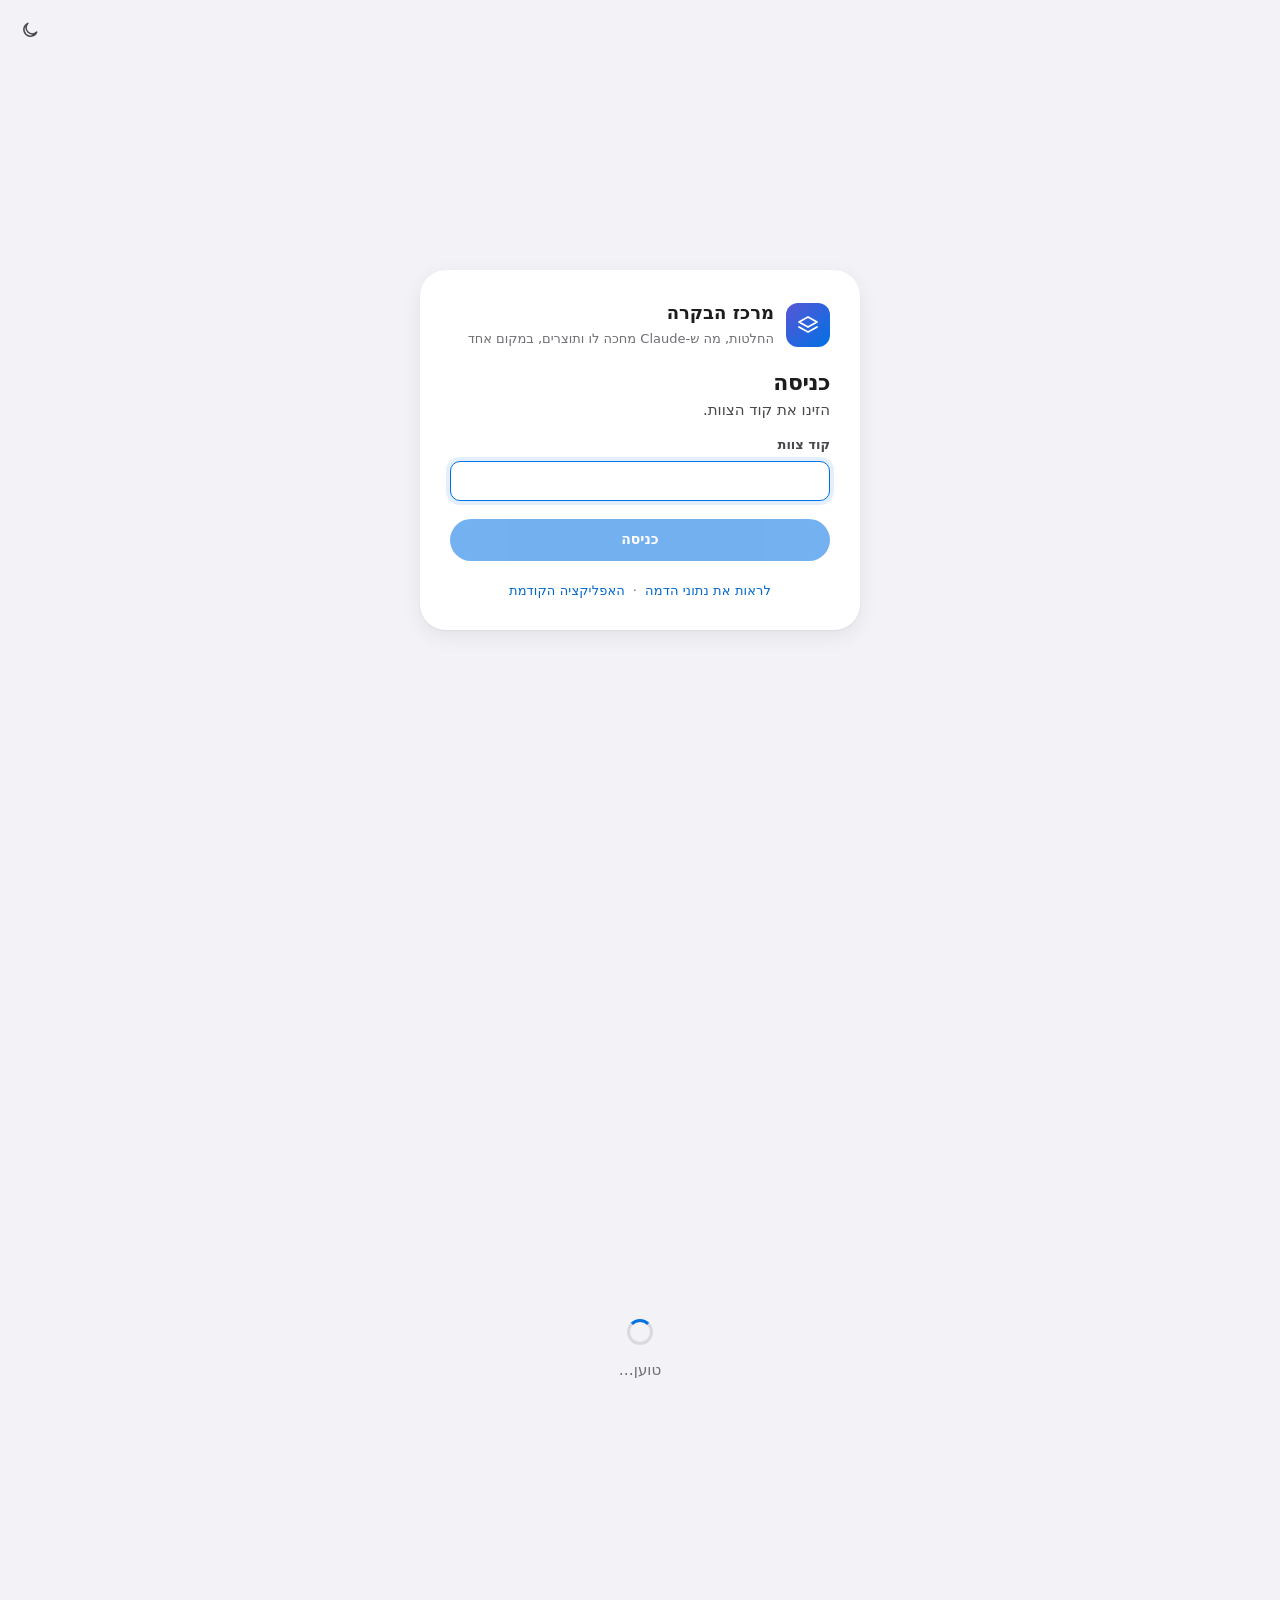
<file: index.html>
<!doctype html>
<html lang="he" dir="rtl">
<head>
  <meta charset="utf-8" />
  <meta name="viewport" content="width=device-width, initial-scale=1, viewport-fit=cover" />
  <title>משימות CTO</title>
  <meta name="description" content="כל הפרויקטים, המשימות והחסמים של צוות ה-CTO במקום אחד." />
  <meta name="theme-color" content="#f2f2f7" media="(prefers-color-scheme: light)" />
  <meta name="theme-color" content="#000000" media="(prefers-color-scheme: dark)" />
  <meta name="color-scheme" content="light dark" />
  <script>
    // The control center is the site's home. The app is still here: any link into it carries a #/ route, and ?classic
    // or ?mock open it as well.
    if (!location.hash && !/[?&](classic|mock)\b/.test(location.search)) location.replace('next/');
  </script>
  <script src="./app/theme.js"></script>
  <link rel="manifest" href="./manifest.webmanifest" />
  <link rel="icon" href="./icons/icon.svg" type="image/svg+xml" />
  <link rel="icon" href="./icons/icon-192.png" sizes="192x192" type="image/png" />
  <link rel="apple-touch-icon" href="./icons/apple-touch-icon.png" />
  <meta name="apple-mobile-web-app-capable" content="yes" />
  <meta name="mobile-web-app-capable" content="yes" />
  <meta name="apple-mobile-web-app-title" content="משימות CTO" />
  <meta name="apple-mobile-web-app-status-bar-style" content="default" />
  <link rel="stylesheet" href="./app/styles.css" />
  <script type="importmap">
    { "imports": { "preact": "./app/lib/preact.js", "preact/hooks": "./app/lib/hooks.js", "htm": "./app/lib/htm.js" } }
  </script>
  <link rel="modulepreload" href="./app/lib/preact.js" />
  <link rel="modulepreload" href="./app/main.js" />
</head>
<body>
  <div id="app"><div class="boot"><span class="spinner"></span>טוען…</div></div>
  <noscript>צריך להפעיל JavaScript כדי להשתמש בכלי.</noscript>
  <script type="module" src="./app/main.js"></script>
</body>
</html>
</file>
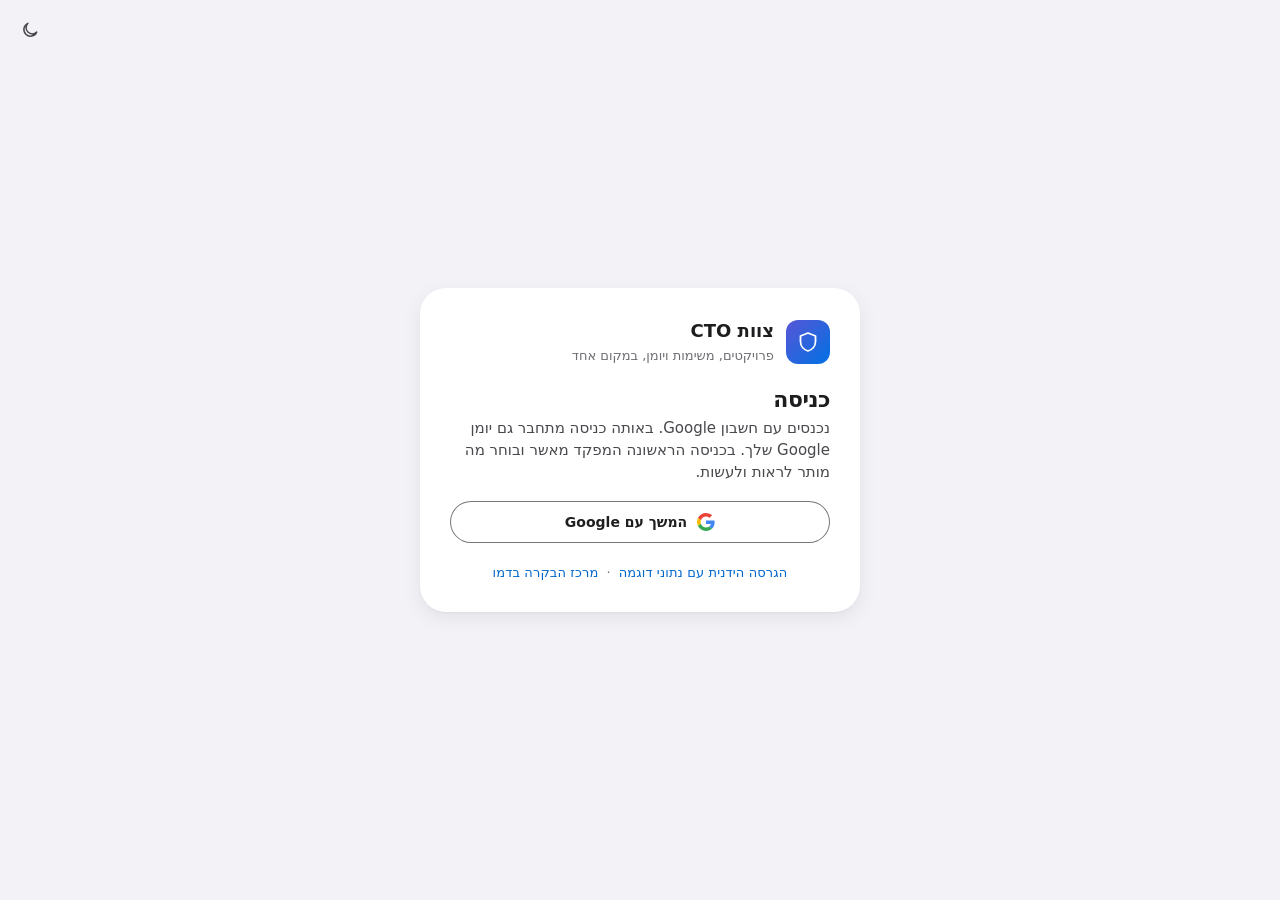
<file: account/index.html>
<!doctype html>
<html lang="he" dir="rtl">
<head>
  <meta charset="utf-8" />
  <meta name="viewport" content="width=device-width, initial-scale=1, viewport-fit=cover" />
  <title>כניסה · צוות CTO</title>
  <meta name="description" content="כניסה לפלטפורמת הצוות עם חשבון Google, והרשאות שהמפקד נותן." />
  <meta name="theme-color" content="#f2f2f7" media="(prefers-color-scheme: light)" />
  <meta name="theme-color" content="#000000" media="(prefers-color-scheme: dark)" />
  <meta name="color-scheme" content="light dark" />
  <meta name="robots" content="noindex" />
  <script src="/app/theme.js"></script>
  <link rel="icon" href="/icons/icon.svg" type="image/svg+xml" />
  <link rel="stylesheet" href="/app/styles.css" />
  <link rel="stylesheet" href="/next/next.css" />
  <link rel="stylesheet" href="/account/account.css" />
  <script type="importmap">
    { "imports": { "preact": "/app/lib/preact.js", "preact/hooks": "/app/lib/hooks.js", "htm": "/app/lib/htm.js" } }
  </script>
</head>
<body>
  <div id="app"><div class="boot"><span class="spinner"></span>טוען…</div></div>
  <noscript>צריך להפעיל JavaScript.</noscript>
  <script type="module" src="/account/main.js"></script>
</body>
</html>
</file>
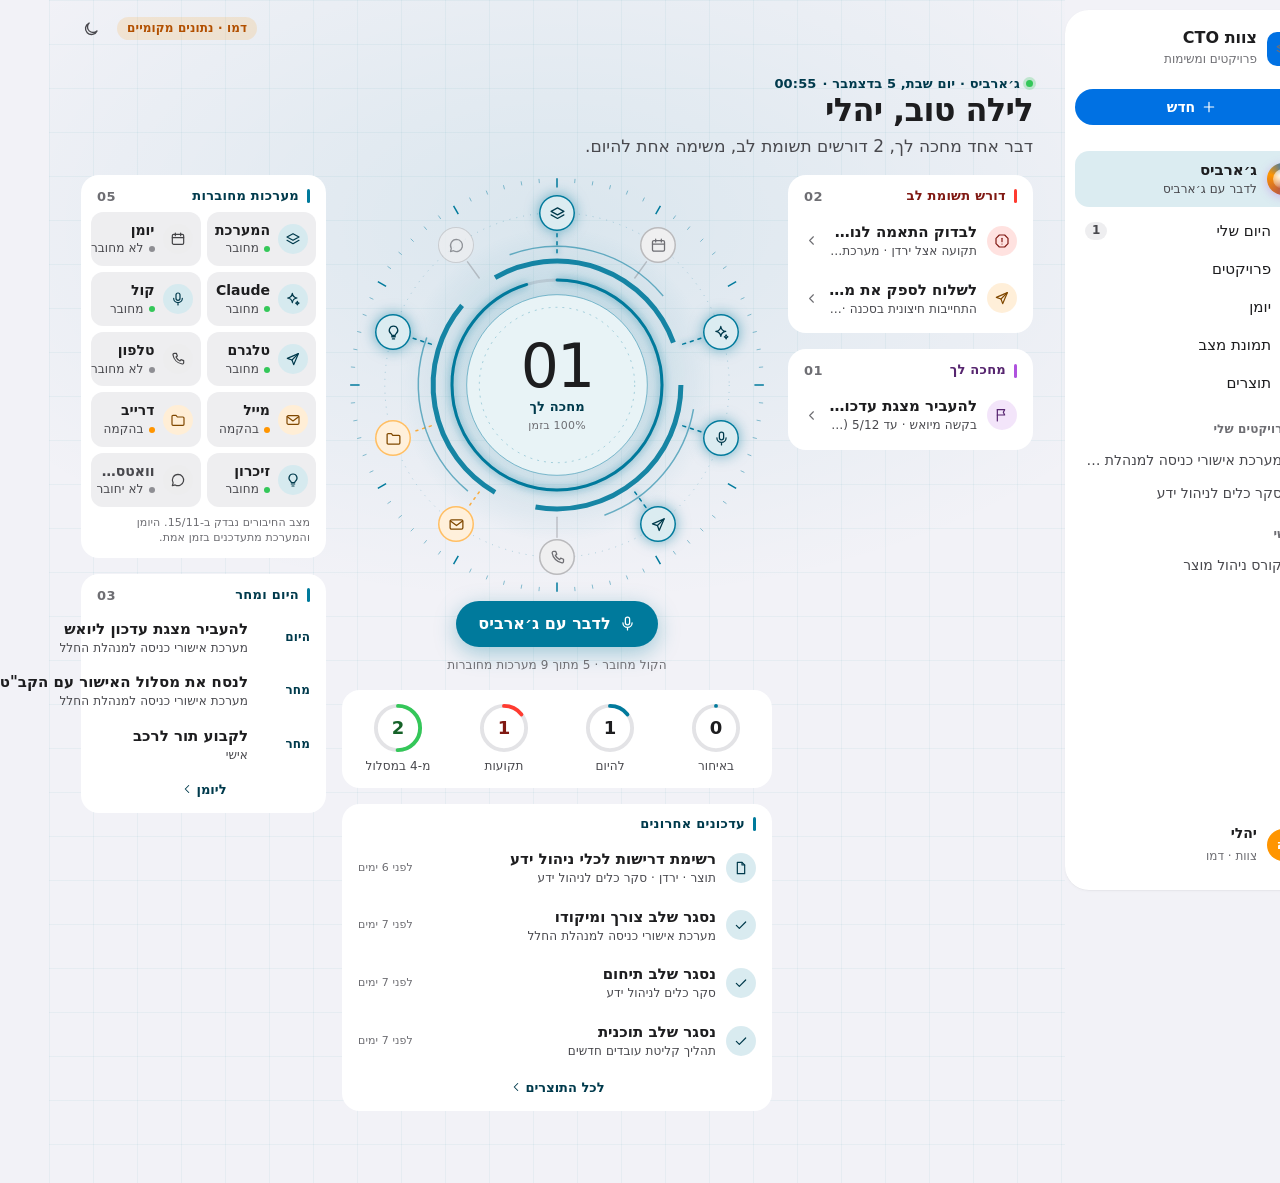
<file: m/index.html>
<!doctype html>
<html lang="he" dir="rtl">
<head>
  <meta charset="utf-8" />
  <meta name="viewport" content="width=device-width, initial-scale=1, viewport-fit=cover" />
  <title>צוות CTO · פרויקטים</title>
  <meta name="description" content="ניהול הפרויקטים והמשימות של הצוות: היום שלי, תעודת זהות לכל פרויקט, תמונת מצב למפקד ותוצרים." />
  <meta name="theme-color" content="#f2f2f7" media="(prefers-color-scheme: light)" />
  <meta name="theme-color" content="#000000" media="(prefers-color-scheme: dark)" />
  <meta name="color-scheme" content="light dark" />
  <meta name="robots" content="noindex" />
  <script src="../app/theme.js"></script>
  <link rel="icon" href="../icons/icon.svg" type="image/svg+xml" />
  <link rel="stylesheet" href="../app/styles.css" />
  <link rel="stylesheet" href="../next/next.css" />
  <link rel="stylesheet" href="../m/m.css" />
  <link rel="stylesheet" href="../m/hud.css" />
  <script type="importmap">
    { "imports": { "preact": "../app/lib/preact.js", "preact/hooks": "../app/lib/hooks.js", "htm": "../app/lib/htm.js" } }
  </script>
</head>
<body>
  <div id="app"><div class="boot"><span class="spinner"></span>טוען…</div></div>
  <noscript>צריך להפעיל JavaScript.</noscript>
  <script type="module" src="../m/main.js"></script>
</body>
</html>
</file>
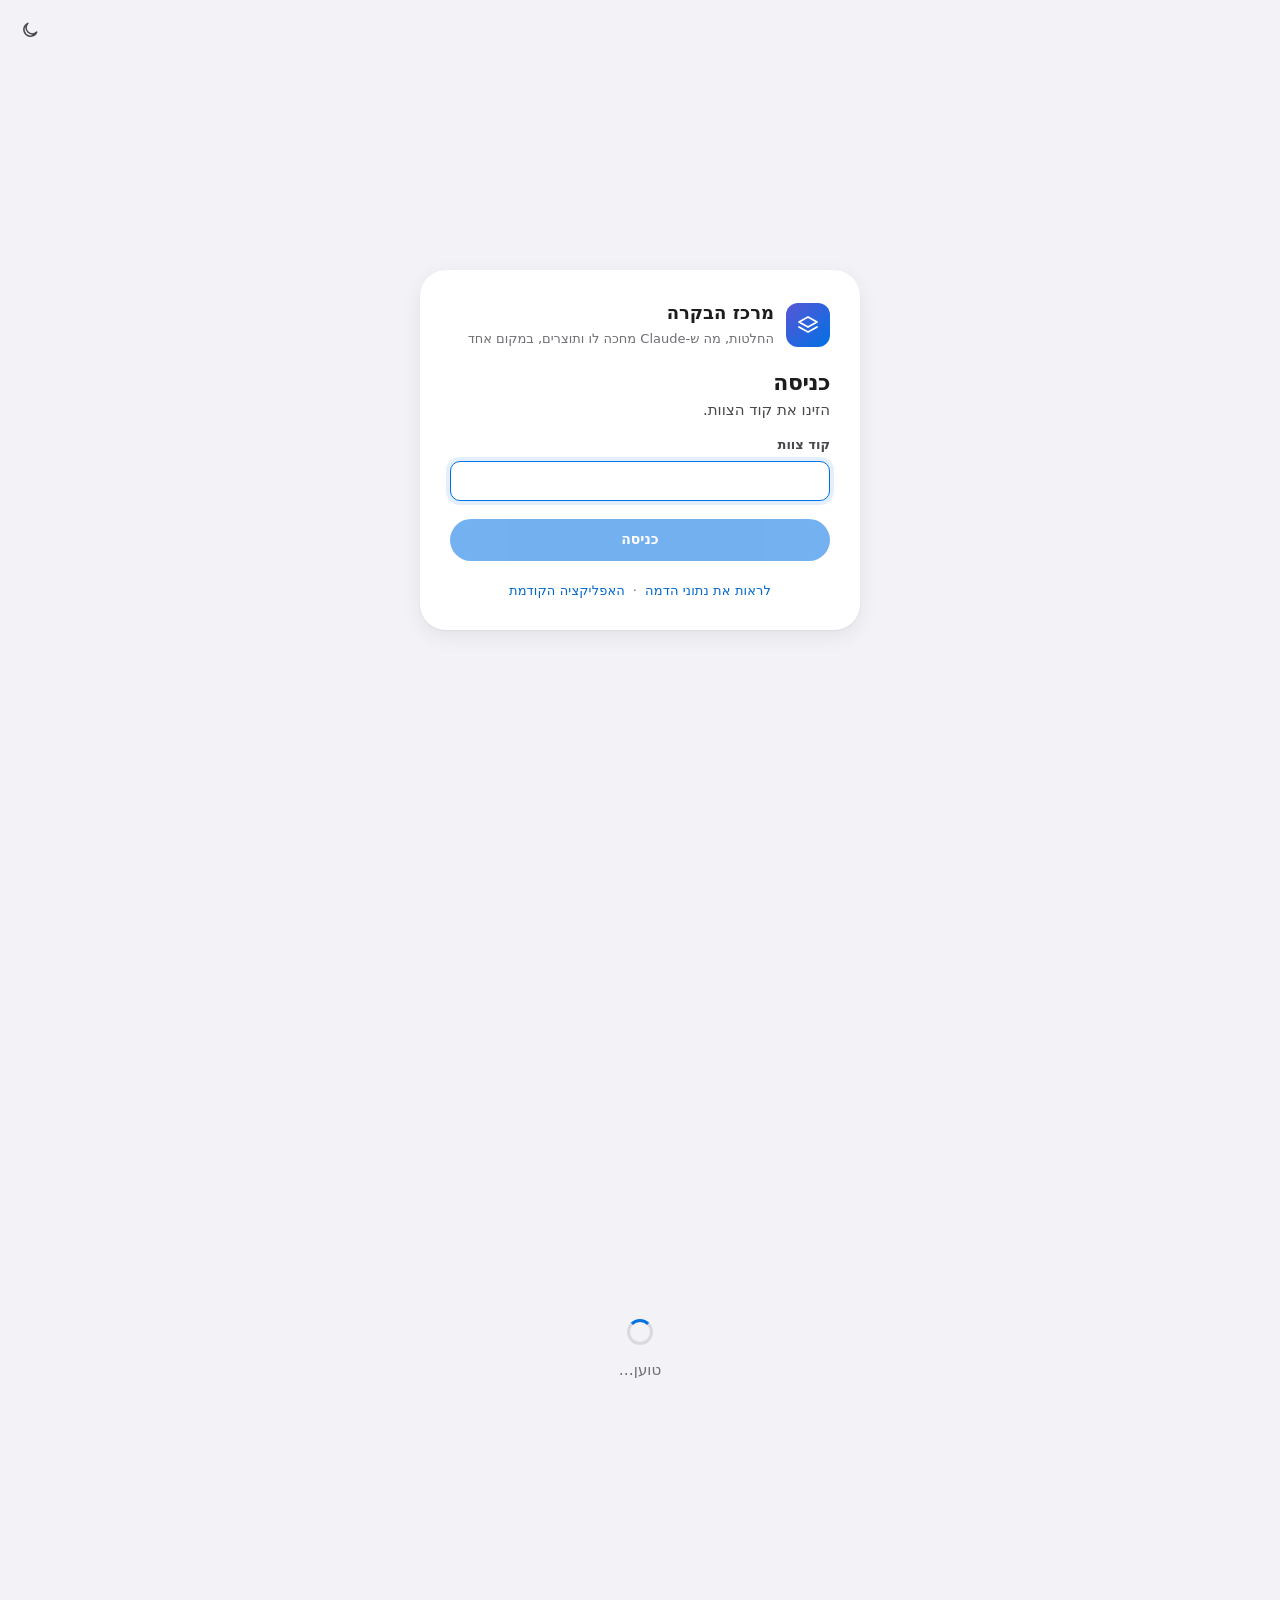
<file: next/index.html>
<!doctype html>
<html lang="he" dir="rtl">
<head>
  <meta charset="utf-8" />
  <meta name="viewport" content="width=device-width, initial-scale=1, viewport-fit=cover" />
  <title>מרכז הבקרה</title>
  <meta name="description" content="אב-טיפוס: שכבת הצוות מעל Claude. החלטות, מה ש-Claude מחכה לו, תוצרים, יומן וגאנט, במקום אחד." />
  <meta name="theme-color" content="#f2f2f7" media="(prefers-color-scheme: light)" />
  <meta name="theme-color" content="#000000" media="(prefers-color-scheme: dark)" />
  <meta name="color-scheme" content="light dark" />
  <script src="../app/theme.js"></script>
  <meta name="robots" content="noindex" />
  <link rel="icon" href="../icons/icon.svg" type="image/svg+xml" />
  <link rel="stylesheet" href="../app/styles.css" />
  <link rel="stylesheet" href="../next/next.css" />
  <script type="importmap">
    { "imports": { "preact": "../app/lib/preact.js", "preact/hooks": "../app/lib/hooks.js", "htm": "../app/lib/htm.js" } }
  </script>
</head>
<body>
  <div id="app"><div class="boot"><span class="spinner"></span>טוען…</div></div>
  <noscript>צריך להפעיל JavaScript כדי להשתמש באב-טיפוס.</noscript>
  <script type="module" src="../next/main.js"></script>
</body>
</html>
</file>
<file: app/styles.css>
/* Layout: a floating sidebar (RTL) and a content column on desktop; a large title, a glass tab bar and a + button on
   phones. Look and motion follow Apple's design principles (CLAUDE.md): the system font, grouped surfaces, glass for the
   chrome that content scrolls under, tinted status capsules, and springs from app/motion.js. */
:root {
  --bg: #f2f2f7;
  --surface: #ffffff;
  --surface-2: #f2f2f7;
  --well: #e8e8ed;
  --fill: rgba(118, 118, 128, 0.12);
  --fill-2: rgba(118, 118, 128, 0.2);
  --hover: rgba(118, 118, 128, 0.1);
  --press: rgba(118, 118, 128, 0.2);
  --line: rgba(60, 60, 67, 0.13);
  --line-strong: rgba(60, 60, 67, 0.26);
  --sep: rgba(60, 60, 67, 0.22);
  --fg: #1d1d1f;
  --fg-2: #48484d;
  --fg-3: #6e6e73;
  --accent: #0071e3;
  --accent-2: #0066cc;
  --accent-soft: rgba(0, 113, 227, 0.11);
  --on-accent: #ffffff;
  --thumb: #ffffff;
  --s-todo: #8e8e93;
  --s-progress: #ff9500;
  --s-waiting: #af52de;
  --s-blocked: #ff3b30;
  --s-done: #34c759;
  --p-high: #ff3b30;
  --p-medium: #ff9500;
  --p-low: #aeaeb2;
  --h-on: #34c759;
  --h-risk: #ff9500;
  --h-off: #ff3b30;
  --bad: #d70015;
  --bad-bg: rgba(255, 59, 48, 0.12);
  --warn: #b25000;
  --warn-bg: rgba(255, 149, 0, 0.14);
  --ok: #248a3d;
  --ok-bg: rgba(52, 199, 89, 0.14);
  --wait-bg: rgba(175, 82, 222, 0.12);
  --ink: 60%; /* how much of a status colour its text keeps on a light tint; the rest is black, for contrast */
  --glass: rgba(255, 255, 255, 0.72);
  --glass-thick: rgba(250, 250, 252, 0.9); /* menus and toasts: text sits on it, so it is thicker */
  --glass-edge: rgba(255, 255, 255, 0.7);
  --scrim-color: rgba(0, 0, 0, 0.3);
  --shadow-sm: 0 0.5px 1px rgba(0, 0, 0, 0.05), 0 1px 3px rgba(0, 0, 0, 0.04);
  --shadow: 0 1px 2px rgba(0, 0, 0, 0.04), 0 6px 20px rgba(0, 0, 0, 0.07);
  --shadow-lg: 0 18px 50px rgba(0, 0, 0, 0.18), 0 2px 8px rgba(0, 0, 0, 0.06);
  --r: 12px;
  --r-sm: 10px;
  --r-card: 18px;
  --r-sheet: 28px;
  --f-ui: system-ui, -apple-system, BlinkMacSystemFont, "Segoe UI", "Noto Sans Hebrew", "Arial Hebrew", Roboto, "Helvetica Neue", Arial, sans-serif;
  --f-display: var(--f-ui);
  /* Springs for CSS transitions no finger is holding: damping 1, response 0.3 (settles in 0.44s), and damping 0.72. */
  --spring: linear(0, 0.035, 0.116, 0.217, 0.324, 0.426, 0.52, 0.603, 0.675, 0.736, 0.786, 0.828, 0.863, 0.891, 0.913, 0.931, 0.946, 0.958, 0.967, 0.974, 0.98, 0.984, 0.988, 0.99, 0.993, 0.994, 0.996, 0.997, 0.997, 0.998, 0.998, 0.999, 1);
  --spring-bounce: linear(0, 0.026, 0.091, 0.181, 0.284, 0.392, 0.498, 0.597, 0.687, 0.765, 0.832, 0.888, 0.933, 0.968, 0.994, 1.013, 1.026, 1.034, 1.037, 1.038, 1.037, 1.035, 1.031, 1.027, 1.023, 1.019, 1.015, 1.012, 1.009, 1.006, 1.004, 1.002, 1.001, 1, 0.999, 0.999, 0.999, 0.999, 0.999, 0.999, 1);
  --side-w: 264px;
  --tab-h: 62px;
  color-scheme: light;
}
:root[data-theme="dark"] {
  --bg: #000000;
  --surface: #1c1c1e;
  --surface-2: #2c2c2e;
  --well: #121214;
  --fill: rgba(118, 118, 128, 0.24);
  --fill-2: rgba(118, 118, 128, 0.36);
  --hover: rgba(118, 118, 128, 0.18);
  --press: rgba(118, 118, 128, 0.32);
  --line: rgba(84, 84, 88, 0.4);
  --line-strong: rgba(84, 84, 88, 0.7);
  --sep: rgba(84, 84, 88, 0.6);
  --fg: #f5f5f7;
  --fg-2: #d1d1d6;
  --fg-3: #98989d;
  --accent: #0a84ff;
  --accent-2: #4da3ff;
  --accent-soft: rgba(10, 132, 255, 0.2);
  --on-accent: #ffffff;
  --thumb: #636366;
  --s-todo: #98989d;
  --s-progress: #ff9f0a;
  --s-waiting: #bf5af2;
  --s-blocked: #ff453a;
  --s-done: #30d158;
  --p-high: #ff453a;
  --p-medium: #ff9f0a;
  --p-low: #636366;
  --h-on: #30d158;
  --h-risk: #ff9f0a;
  --h-off: #ff453a;
  --bad: #ff6961;
  --bad-bg: rgba(255, 69, 58, 0.2);
  --warn: #ffb340;
  --warn-bg: rgba(255, 159, 10, 0.18);
  --ok: #30d158;
  --ok-bg: rgba(48, 209, 88, 0.16);
  --wait-bg: rgba(191, 90, 242, 0.2);
  --ink: 100%;
  --glass: rgba(36, 36, 38, 0.7);
  --glass-thick: rgba(44, 44, 46, 0.9);
  --glass-edge: rgba(255, 255, 255, 0.1);
  --scrim-color: rgba(0, 0, 0, 0.5);
  --shadow-sm: 0 1px 2px rgba(0, 0, 0, 0.5);
  --shadow: 0 1px 2px rgba(0, 0, 0, 0.5), 0 8px 24px rgba(0, 0, 0, 0.4);
  --shadow-lg: 0 18px 56px rgba(0, 0, 0, 0.6), 0 0 0 0.5px rgba(255, 255, 255, 0.1);
  color-scheme: dark;
}

* { box-sizing: border-box; }
html, body { margin: 0; }
html { -webkit-text-size-adjust: 100%; text-size-adjust: 100%; touch-action: manipulation; }
body {
  background: var(--bg);
  color: var(--fg);
  font-family: var(--f-ui);
  font-size: 0.9375rem;
  line-height: 1.47;
  -webkit-font-smoothing: antialiased;
  -moz-osx-font-smoothing: grayscale;
  -webkit-tap-highlight-color: transparent;
}
button, input, select, textarea { font: inherit; color: inherit; }
button { cursor: pointer; background: none; border: 0; padding: 0; }
button:disabled { cursor: default; opacity: 0.55; }
a { color: var(--accent); text-decoration: none; }
:focus-visible { outline: 3px solid color-mix(in srgb, var(--accent) 55%, transparent); outline-offset: 1px; }
/* Type: weight, size and leading as a set. Large text tracks tighter and sits on tighter leading. */
h1, h2, h3 { font-family: var(--f-display); margin: 0; text-wrap: balance; }
h1 { font-size: 2rem; font-weight: 700; line-height: 1.12; letter-spacing: -0.02em; }
h2 { font-size: 1.0625rem; font-weight: 600; line-height: 1.3; letter-spacing: -0.01em; }
h3 { font-size: 0.9375rem; font-weight: 600; line-height: 1.35; }
.ic { flex: none; }
.muted { color: var(--fg-3); }
.small { font-size: 0.75rem; }
.grow { flex: 1 1 auto; }
.sr { position: absolute; width: 1px; height: 1px; overflow: hidden; clip: rect(0 0 0 0); }
.link { color: var(--accent); font-size: 0.8125rem; font-weight: 500; }
@media (hover: hover) { .link:hover { text-decoration: underline; } }
.eyebrow { margin: 0 0 2px; color: var(--fg-3); font-size: 0.8125rem; }
.sub { margin: 4px 0 0; color: var(--fg-2); max-width: 62ch; }
.none { color: var(--fg-3); margin: 6px 0 14px; font-size: 0.875rem; }
.count { font-size: 0.75rem; font-weight: 600; color: var(--fg-3); background: var(--fill); border: 0; border-radius: 999px; padding: 0 8px; line-height: 20px; font-variant-numeric: tabular-nums; }
.dot { width: 9px; height: 9px; border-radius: 50%; display: inline-block; flex: none; }
.badge { font-size: 0.75rem; font-weight: 600; border-radius: 999px; padding: 1px 8px; white-space: nowrap; }
.badge.bad { color: var(--bad); background: var(--bad-bg); }
.badge.warn { color: var(--warn); background: var(--warn-bg); }
.chip { font-size: 0.75rem; border-radius: 20px; padding: 2px 10px; background: var(--accent-soft); color: var(--accent-2); font-weight: 500; }
.chip.warn { background: var(--bad-bg); color: var(--bad); }

/* buttons & inputs: capsules and filled fields rather than outlines */
.btn { display: inline-flex; align-items: center; justify-content: center; gap: 6px; min-height: 36px; padding: 0 16px; border-radius: 999px;
  border: 0; background: var(--fill); color: var(--fg); font-weight: 500; font-size: 0.875rem; white-space: nowrap; }
@media (hover: hover) { .btn:hover:not(:disabled) { background: var(--fill-2); } }
.btn.sm { min-height: 30px; padding: 0 12px; font-size: 0.8125rem; }
.btn.block { width: 100%; }
.btn-primary { background: var(--accent); color: var(--on-accent); font-weight: 600; }
@media (hover: hover) { .btn-primary:hover:not(:disabled) { background: color-mix(in srgb, var(--accent) 86%, black); } }
.btn.danger { color: var(--bad); }
.icon-btn { width: 36px; height: 36px; border-radius: 999px; display: inline-grid; place-items: center; color: var(--fg-2); position: relative; flex: none; }
@media (hover: hover) { .icon-btn:hover { background: var(--hover); color: var(--fg); } }
.icon-btn.sm { width: 26px; height: 26px; }
.input { width: 100%; height: 40px; border: 1px solid transparent; border-radius: var(--r-sm); background: var(--fill); padding: 0 12px;
  transition: background-color 0.2s, border-color 0.2s, box-shadow 0.2s; }
.input::placeholder { color: var(--fg-3); }
.input:focus { outline: none; background: var(--surface); border-color: var(--accent); box-shadow: 0 0 0 4px var(--accent-soft); }
select.input { padding-inline-end: 8px; }
.lbl { display: block; font-size: 0.8125rem; font-weight: 600; color: var(--fg-2); margin: 14px 0 6px; }
.form { display: flex; flex-direction: column; }
.form .input + .input { margin-top: 8px; }
.form-actions { display: flex; gap: 8px; margin-top: 18px; flex-wrap: wrap; }
.err { color: var(--bad); font-size: 0.875rem; margin: 10px 0 0; }

/* boot & auth */
.boot { min-height: 100vh; display: grid; place-items: center; color: var(--fg-3); gap: 12px; align-content: center; }
.spinner { width: 26px; height: 26px; border-radius: 50%; border: 3px solid var(--line); border-top-color: var(--accent); animation: spin 0.8s linear infinite; }
@keyframes spin { to { transform: rotate(360deg); } }
.auth { min-height: 100vh; display: grid; place-items: center; padding: 24px 16px; }
.auth-card { width: 100%; max-width: 440px; background: var(--surface); border: 0; border-radius: 26px; padding: 30px; box-shadow: var(--shadow); }
.auth-card h1 { font-size: 1.375rem; margin-top: 22px; }
.auth-card .btn.block { margin-top: 18px; height: 42px; }
.brand-lg { display: flex; gap: 12px; align-items: center; }
.brand-lg strong { display: block; font-family: var(--f-display); font-size: 1.125rem; }
.brand-lg span { color: var(--fg-3); font-size: 0.8125rem; }
.logo { display: inline-flex; flex: none; }
.pick-grid { display: grid; grid-template-columns: repeat(2, minmax(0, 1fr)); gap: 10px; margin-top: 18px; }
.pick { display: flex; flex-direction: column; align-items: center; gap: 6px; padding: 18px 10px; border: 1px solid transparent; border-radius: 18px; background: var(--fill); }
@media (hover: hover) { .pick:hover:not(:disabled) { border-color: var(--accent); background: var(--accent-soft); } }
.pick strong { font-size: 1rem; }
.pick span { color: var(--fg-3); font-size: 0.8125rem; }

/* avatar */
.avatar { display: inline-grid; place-items: center; border-radius: 50%; color: #fff; font-weight: 600; flex: none; line-height: 1; font-family: var(--f-display); }
.avatar[data-empty] { border: 1.5px dashed var(--line-strong); }

/* shell */
.shell { min-height: 100vh; display: grid; grid-template-columns: var(--side-w) minmax(0, 1fr); }
/* The sidebar floats as an inset panel, like a macOS sidebar; the selected row takes the accent. */
.sidebar { position: sticky; top: 10px; height: calc(100vh - 20px); margin: 10px; margin-inline-end: 0; overflow-y: auto; background: var(--surface);
  border-radius: 24px; box-shadow: var(--shadow-sm); display: flex; flex-direction: column; padding: 14px 10px; gap: 6px; scrollbar-width: none; }
.sidebar::-webkit-scrollbar { display: none; }
.brand { display: flex; gap: 10px; align-items: center; padding: 4px 8px 14px; }
.brand strong { display: block; font-family: var(--f-display); font-size: 1rem; line-height: 1.2; }
.brand span { font-size: 0.75rem; color: var(--fg-3); }
.new-task { margin-bottom: 10px; }
.side-nav { display: flex; flex-direction: column; gap: 2px; }
.side-link { display: flex; align-items: center; gap: 10px; padding: 7px 10px; border-radius: 10px; color: var(--fg); font-weight: 500; }
.side-link .ic { color: var(--accent); }
@media (hover: hover) { .side-link:hover { background: var(--hover); color: var(--fg); } }
.side-link.on { background: var(--accent); color: #fff; }
.side-link.on .ic { color: #fff; }
.side-link span:not(.side-count) { flex: 1; }
.side-count { font-size: 0.75rem; font-weight: 600; background: var(--fill); color: var(--fg-2); border-radius: 999px; padding: 0 7px; font-variant-numeric: tabular-nums; }
.side-link.on .side-count { background: rgba(255, 255, 255, 0.24); color: #fff; }
.side-projects { margin-top: 14px; display: flex; flex-direction: column; gap: 1px; min-height: 0; }
.side-sub { font-size: 0.75rem; font-weight: 600; color: var(--fg-3); padding: 0 10px 4px; letter-spacing: 0.02em; }
.side-proj { display: flex; align-items: center; gap: 9px; padding: 6px 10px; border-radius: 10px; color: var(--fg-2); font-size: 0.875rem; }
.side-proj span { overflow: hidden; text-overflow: ellipsis; white-space: nowrap; }
.side-proj i { width: 8px; height: 8px; border-radius: 3px; flex: none; }
@media (hover: hover) { .side-proj:hover { background: var(--hover); } }
.side-proj.on { background: var(--fill); color: var(--fg); font-weight: 600; }
.side-me { margin-top: auto; display: flex; align-items: center; gap: 10px; padding: 10px; border-radius: var(--r-card); text-align: start; }
@media (hover: hover) { .side-me:hover { background: var(--hover); } }
.side-me div { flex: 1; min-width: 0; }
.side-me strong { display: block; font-size: 0.875rem; }
.side-me div span { font-size: 0.75rem; color: var(--fg-3); } /* the line under the name, not the avatar's initials */
.main { min-width: 0; display: flex; flex-direction: column; }
/* The top bar is clear at the top of a page and turns to glass once content scrolls under it (main.js sets data-scroll). */
.topbar { position: sticky; top: 0; z-index: 20; display: flex; align-items: center; gap: 8px; height: 58px; padding: 0 24px;
  background: transparent; border-bottom: 0.5px solid transparent; transition: background-color 0.25s, border-color 0.25s; }
html[data-scroll="1"] .topbar, html[data-scroll="2"] .topbar { background: var(--glass); -webkit-backdrop-filter: blur(24px) saturate(180%); backdrop-filter: blur(24px) saturate(180%); border-bottom-color: var(--sep); }
.topbar-title { display: none; align-items: center; gap: 8px; font-family: var(--f-display); font-weight: 600; font-size: 1.0625rem; letter-spacing: -0.01em; }
.search-trigger { display: inline-flex; align-items: center; gap: 8px; height: 36px; width: min(340px, 40vw); padding: 0 12px; border-radius: 10px;
  border: 0; background: var(--fill); color: var(--fg-3); font-size: 0.875rem; }
@media (hover: hover) { .search-trigger:hover { background: var(--fill-2); } }
.bell-n { position: absolute; top: 3px; inset-inline-start: 3px; min-width: 17px; height: 17px; border-radius: 9px; background: var(--s-blocked); color: #fff; font-size: 0.6875rem; font-weight: 700; display: grid; place-items: center; padding: 0 4px; }
.mobile-only { display: none; }
#content { min-width: 0; }
.tabbar, .fab { display: none; }

.page { padding: 8px 32px 72px; max-width: 1240px; width: 100%; margin: 0 auto; display: flex; flex-direction: column; gap: 20px; }
.page-head { display: flex; align-items: flex-end; justify-content: space-between; gap: 16px; flex-wrap: wrap; padding-top: 8px; }
.head-stats { display: flex; gap: 16px; color: var(--fg-2); font-size: 0.875rem; flex-wrap: wrap; }
.head-stats b { font-family: var(--f-display); font-size: 1.0625rem; color: var(--fg); font-variant-numeric: tabular-nums; }
.head-stats .bad b, .head-stats .bad { color: var(--bad); }

/* cards */
.card { background: var(--surface); border: 0; border-radius: var(--r-card); padding: 16px 18px; min-width: 0; }
.card-head { display: flex; align-items: center; justify-content: space-between; margin-bottom: 12px; gap: 8px; }

/* overview */
.kpis { display: grid; grid-template-columns: repeat(4, minmax(0, 1fr)); gap: 12px; }
.kpi { background: var(--surface); border: 0; border-radius: var(--r-card); padding: 14px 16px; display: flex; flex-direction: column; align-items: flex-start; text-align: start; gap: 2px; }
@media (hover: hover) { button.kpi:hover { border-color: var(--line-strong); } }
.kpi-n { font-family: var(--f-display); font-size: 2rem; font-weight: 600; line-height: 1.1; font-variant-numeric: tabular-nums; }
.kpi-l { color: var(--fg-2); font-size: 0.875rem; }
.kpi.bad .kpi-n { color: var(--bad); }
.kpi.warn .kpi-n { color: var(--warn); }
.kpi.ok .kpi-n { color: var(--ok); }
.ov-grid { display: grid; grid-template-columns: repeat(2, minmax(0, 1fr)); gap: 14px; }
.span-2 { grid-column: span 2; }
.load-list { display: flex; flex-direction: column; gap: 4px; }
.load-row { display: flex; gap: 12px; align-items: center; padding: 8px; border-radius: var(--r); color: inherit; }
@media (hover: hover) { .load-row:hover { background: var(--hover); } }
.load-main { flex: 1; min-width: 0; display: flex; flex-direction: column; gap: 6px; }
.load-top { display: flex; gap: 8px; align-items: baseline; flex-wrap: wrap; }
.load-top .muted { font-size: 0.8125rem; }
.load-n { font-family: var(--f-display); font-weight: 600; font-variant-numeric: tabular-nums; min-width: 22px; text-align: end; }
.stack { display: flex; height: 8px; border-radius: 4px; overflow: hidden; background: var(--surface-2); min-width: 6px; gap: 2px; }
.stack i { display: block; height: 100%; }
.mini-list, .activity, .notifs, .search-res { list-style: none; margin: 0; padding: 0; }
.mini-row { width: 100%; display: grid; grid-template-columns: auto minmax(0, 1fr) auto; grid-template-areas: "dot title days" ". meta meta"; column-gap: 10px; row-gap: 1px; align-items: center; text-align: start; padding: 8px; border-radius: var(--r); }
@media (hover: hover) { .mini-row:hover { background: var(--hover); } }
.mini-row .dot { grid-area: dot; }
.mini-title { grid-area: title; font-weight: 500; overflow: hidden; text-overflow: ellipsis; white-space: nowrap; }
.mini-meta { grid-area: meta; font-size: 0.8125rem; color: var(--fg-3); overflow: hidden; text-overflow: ellipsis; white-space: nowrap; }
.days { grid-area: days; font-size: 0.75rem; font-weight: 600; color: var(--fg-3); white-space: nowrap; font-variant-numeric: tabular-nums; }
.days.bad { color: var(--bad); }
.proj-table { display: flex; flex-direction: column; }
.proj-row { display: grid; grid-template-columns: minmax(160px, 1.4fr) auto minmax(120px, 1fr) auto minmax(0, 1.4fr) auto; gap: 14px; align-items: center; padding: 10px 8px; border-radius: var(--r); color: inherit; border-bottom: 1px solid var(--line); }
.proj-row:last-child { border-bottom: 0; }
@media (hover: hover) { .proj-row:hover { background: var(--hover); } }
.proj-name { display: flex; align-items: center; gap: 8px; font-weight: 500; min-width: 0; }
.proj-name i { width: 10px; height: 10px; border-radius: 3px; flex: none; }
.proj-prog { display: flex; align-items: center; gap: 8px; font-size: 0.8125rem; font-variant-numeric: tabular-nums; }
.proj-prog .progress { flex: 1; }
.proj-flags { display: flex; gap: 6px; }
.proj-note { font-size: 0.8125rem; overflow: hidden; text-overflow: ellipsis; white-space: nowrap; min-width: 0; }
.proj-date { font-size: 0.8125rem; white-space: nowrap; }
.act-row { width: 100%; display: flex; gap: 8px; align-items: baseline; text-align: start; padding: 7px 8px; border-radius: var(--r-sm); font-size: 0.875rem; }
@media (hover: hover) { .act-row:hover { background: var(--hover); } }
.act-who { font-weight: 600; white-space: nowrap; }
.act-what { flex: 1; min-width: 0; color: var(--fg-2); overflow: hidden; text-overflow: ellipsis; white-space: nowrap; }
.act-what b { color: var(--fg); font-weight: 500; }
.act-time { font-size: 0.75rem; color: var(--fg-3); white-space: nowrap; }
.st { color: color-mix(in oklab, var(--c) var(--ink), black); font-weight: 600; }

/* status pill & controls */
.pill { background: color-mix(in srgb, var(--c) 15%, transparent); color: color-mix(in oklab, var(--c) var(--ink), black); border-radius: 999px; height: 28px; min-width: 88px; padding: 0 12px; font-weight: 600; font-size: 0.8125rem; white-space: nowrap; flex: none; }
@media (hover: hover) { .pill:hover { background: color-mix(in srgb, var(--c) 24%, transparent); } }
.pill.sm { height: 24px; min-width: 0; font-size: 0.75rem; padding: 0 8px; }
.pill.lg { height: 32px; min-width: 110px; font-size: 0.875rem; }
.owner-btn { display: inline-flex; align-items: center; gap: 6px; padding: 3px 6px 3px 8px; border-radius: 20px; max-width: 150px; }
@media (hover: hover) { .owner-btn:hover { background: var(--hover); } }
.owner-name { font-size: 0.8125rem; overflow: hidden; text-overflow: ellipsis; white-space: nowrap; }
.trow .owner-name, .kcard .owner-name { display: none; }
.prio { display: inline-flex; align-items: center; gap: 5px; padding: 4px 6px; border-radius: 8px; font-size: 0.8125rem; color: var(--fg-2); }
@media (hover: hover) { .prio:hover { background: var(--hover); } }
.prio-high .ic { color: var(--p-high); }
.prio-medium .ic { color: var(--p-medium); }
.prio-low .ic { color: var(--p-low); }
.star { width: 28px; height: 28px; display: inline-grid; place-items: center; border-radius: 6px; color: var(--line-strong); }
@media (hover: hover) { .star:hover { background: var(--hover); color: var(--fg-3); } }
.star.on { color: #e8a400; }
.star.on .ic { fill: #f5b700; }
.due { position: relative; display: inline-flex; align-items: center; gap: 5px; font-size: 0.8125rem; color: var(--fg-2); padding: 4px 6px; border-radius: 6px; white-space: nowrap; cursor: pointer; }
@media (hover: hover) { .due:hover { background: var(--hover); } }
.due.empty { color: var(--fg-3); }
.due.overdue { color: var(--bad); font-weight: 600; }
.due input { position: absolute; inset: 0; opacity: 0; width: 100%; height: 100%; cursor: pointer; border: 0; padding: 0; }
.due input::-webkit-calendar-picker-indicator { position: absolute; inset: 0; width: 100%; height: 100%; opacity: 0; cursor: pointer; }
.proj-chip { display: inline-flex; align-items: center; gap: 6px; font-size: 0.75rem; color: var(--fg-2); background: var(--fill); border: 0; border-radius: 999px; padding: 0 7px; max-width: 220px; overflow: hidden; text-overflow: ellipsis; white-space: nowrap; }
.proj-chip i { width: 7px; height: 7px; border-radius: 2px; flex: none; }
.health { display: inline-flex; align-items: center; gap: 6px; font-size: 0.8125rem; font-weight: 600; color: color-mix(in oklab, var(--c) var(--ink), black); background: color-mix(in srgb, var(--c) 12%, transparent); border-radius: 20px; padding: 2px 10px 2px 10px; white-space: nowrap; }
.health:disabled { opacity: 1; cursor: inherit; }
.health i { width: 8px; height: 8px; border-radius: 50%; background: var(--c); }
.progress { height: 6px; background: var(--fill); border-radius: 999px; overflow: hidden; min-width: 60px; }
.progress div { height: 100%; background: var(--s-done); border-radius: 999px; transition: width 0.44s var(--spring); }

/* task rows */
.rows { display: flex; flex-direction: column; background: var(--surface); border: 0; border-radius: 14px; overflow: hidden; }
.trow { display: flex; align-items: center; gap: 12px; padding: 9px 12px; border-bottom: 1px solid var(--line); cursor: pointer; }
.trow:last-child { border-bottom: 0; }
@media (hover: hover) { .trow:hover { background: var(--surface-2); } }
.trow.is-done .trow-title { color: var(--fg-3); text-decoration: line-through; }
.is-pending { opacity: 0.6; }
.trow-main { flex: 1; min-width: 0; }
.trow-title { font-weight: 500; overflow: hidden; text-overflow: ellipsis; display: flex; gap: 6px; align-items: center; }
.trow-meta { display: flex; gap: 8px; align-items: center; flex-wrap: wrap; margin-top: 2px; }
.trow-meta:empty { display: none; }
.meta-item { display: inline-flex; align-items: center; gap: 4px; font-size: 0.75rem; color: var(--fg-3); }
.trow-side { display: flex; align-items: center; gap: 2px; flex: none; }

/* mine groups */
.group { display: flex; flex-direction: column; gap: 8px; }
.group-head { display: flex; align-items: center; gap: 8px; text-align: start; padding: 2px 0; }
.group-head .rot, .pgroup-head .rot { transform: rotate(90deg); }
.group-hint { font-size: 0.8125rem; color: var(--fg-3); }
.tone-bad h2 { color: var(--bad); }
.tone-wait .rows { border-color: color-mix(in srgb, var(--s-waiting) 40%, var(--line)); }
.tone-wait h2 { color: color-mix(in oklab, var(--s-waiting) var(--ink), black); }
.tone-focus h2 { color: #b07d00; }

/* quick add */
.quickadd { background: var(--surface); border: 1px solid transparent; border-radius: var(--r-card); padding: 6px 8px 6px 6px; box-shadow: var(--shadow-sm); }
.quickadd:focus-within { border-color: var(--accent); box-shadow: 0 0 0 3px var(--accent-soft); }
.qa-row { display: flex; align-items: center; gap: 8px; }
.qa-plus { color: var(--fg-3); margin-inline-start: 6px; }
.qa-row input { flex: 1; min-width: 0; border: 0; background: transparent; height: 36px; outline: none; font-size: 0.9375rem; }
.qa-chips, .qa-hint { display: flex; gap: 6px; flex-wrap: wrap; padding: 2px 32px 4px 6px; }
.qa-hint { font-size: 0.75rem; color: var(--fg-3); }
.qa-chips:empty { display: none; }

/* team board & kanban */
.board, .kanban { display: grid; grid-auto-flow: column; grid-auto-columns: minmax(210px, 1fr); gap: 12px; overflow-x: auto; padding-bottom: 8px; align-items: start; }
.col, .kcol { background: var(--well); border: 0; border-radius: var(--r-card); padding: 10px; display: flex; flex-direction: column; gap: 8px; min-width: 0; }
.col-head { display: flex; align-items: center; gap: 10px; padding: 4px 4px 2px; }
.col-who { flex: 1; min-width: 0; display: flex; flex-direction: column; line-height: 1.25; }
.col-who .muted { font-size: 0.75rem; }
.col-flags { display: flex; gap: 6px; padding: 0 4px; }
.col-body, .kcol-body { display: flex; flex-direction: column; gap: 8px; }
.col-empty { margin: 4px; color: var(--fg-3); font-size: 0.8125rem; }
.col-add-btn { display: flex; align-items: center; gap: 6px; color: var(--fg-3); font-size: 0.8125rem; padding: 6px 8px; border-radius: var(--r-sm); }
@media (hover: hover) { .col-add-btn:hover { background: var(--hover); color: var(--fg); } }
.kcard { position: relative; background: var(--surface); border: 1px solid transparent; border-radius: 14px; padding: 10px 10px 8px; box-shadow: var(--shadow-sm); cursor: pointer; display: flex; flex-direction: column; gap: 6px; }
@media (hover: hover) { .kcard:hover { border-color: var(--line-strong); } }
.kcard.overdue { --bar: var(--bad); }
.kcard-title { font-weight: 500; font-size: 0.875rem; line-height: 1.4; overflow-wrap: anywhere; }
.kcard-meta { display: flex; align-items: center; gap: 4px; flex-wrap: wrap; }
.kcard-proj { display: flex; }
.kcol-name::before { content: ''; width: 8px; height: 8px; border-radius: 50%; background: var(--c); }
.kcol.over { background: var(--accent-soft); }
.kcol-head { display: flex; align-items: center; justify-content: space-between; padding: 2px 4px; }
.kcol-name { display: inline-flex; align-items: center; gap: 6px; font-weight: 600; color: color-mix(in oklab, var(--c) var(--ink), black); }

/* projects */
.proj-grid { display: grid; grid-template-columns: repeat(auto-fill, minmax(300px, 1fr)); gap: 14px; }
.pcard { background: var(--surface); border: 0; border-radius: var(--r-card); padding: 16px; color: inherit; display: flex; flex-direction: column; gap: 12px; }
@media (hover: hover) { .pcard:hover { border-color: var(--line-strong); box-shadow: var(--shadow); } }
.pcard-top { display: flex; align-items: center; gap: 10px; }
.pcard-icon { width: 34px; height: 34px; border-radius: 9px; color: #fff; display: grid; place-items: center; font-family: var(--f-display); font-weight: 600; font-size: 1rem; flex: none; }
.pcard-icon.lg { width: 46px; height: 46px; font-size: 1.3125rem; border-radius: 14px; }
.pcard-name { flex: 1; min-width: 0; display: flex; flex-direction: column; line-height: 1.3; }
.pcard-name strong { font-size: 0.9375rem; }
.pcard-name .muted { font-size: 0.75rem; }
.pcard-note { margin: 0; color: var(--fg-2); font-size: 0.875rem; }
.pcard-prog { display: flex; align-items: center; gap: 10px; font-size: 0.8125rem; color: var(--fg-2); font-variant-numeric: tabular-nums; }
.pcard-prog .progress { flex: 1; }
.pcard-foot { display: flex; align-items: center; gap: 8px; flex-wrap: wrap; font-size: 0.8125rem; }
.pcard-owner { display: inline-flex; align-items: center; gap: 6px; color: var(--fg-2); }
.back { display: inline-flex; align-items: center; gap: 4px; color: var(--fg-3); font-size: 0.875rem; margin-top: 4px; align-self: flex-start; }
@media (hover: hover) { .back:hover { color: var(--fg); } }
.proj-head { display: flex; gap: 14px; align-items: flex-start; }
.proj-head-main { flex: 1; min-width: 0; display: flex; flex-direction: column; gap: 2px; }
.inline-text { text-align: start; border-radius: 6px; padding: 2px 6px; margin-inline-start: -6px; max-width: 100%; overflow-wrap: anywhere; }
@media (hover: hover) { .inline-text:hover { background: var(--hover); } }
.inline-text.h1, .inline-input.h1 { font-family: var(--f-display); font-size: 1.5rem; font-weight: 600; }
.inline-text.desc { color: var(--fg-2); }
.inline-input { border: 1px solid var(--accent); border-radius: 6px; background: var(--surface); padding: 2px 6px; width: 100%; outline: none; }
.proj-facts { display: flex; flex-wrap: wrap; gap: 8px 22px; align-items: center; background: var(--surface); border: 0; border-radius: 14px; padding: 10px 14px; }
.fact { display: flex; align-items: center; gap: 8px; min-width: 0; }
.fact.wide { flex: 1 1 260px; }
.fact-l { font-size: 0.75rem; color: var(--fg-3); }
.fact-prog { display: flex; align-items: center; gap: 8px; font-size: 0.8125rem; font-variant-numeric: tabular-nums; }
.fact-prog .progress { width: 110px; }
.view-bar { display: flex; align-items: center; justify-content: space-between; gap: 12px; flex-wrap: wrap; font-size: 0.875rem; }
/* Segmented control: the raised thumb slides to the chosen segment (useThumb in app/motion.js). */
.seg { position: relative; display: inline-flex; background: var(--fill); border-radius: 10px; padding: 2px; gap: 0; }
.seg-thumb { position: absolute; top: 2px; bottom: 2px; left: 0; width: 0; border-radius: 8px; background: var(--thumb); box-shadow: 0 3px 8px rgba(0, 0, 0, 0.12), 0 1px 1px rgba(0, 0, 0, 0.04); pointer-events: none; }
.seg button { position: relative; z-index: 1; display: inline-flex; align-items: center; gap: 6px; height: 30px; padding: 0 12px; border-radius: 8px; color: var(--fg); font-size: 0.875rem; font-weight: 500; white-space: nowrap; transition: opacity 0.2s; }
.seg button.on { font-weight: 600; }
.seg button:active { opacity: 0.55; transition-duration: 0s; }
.ptable { display: flex; flex-direction: column; gap: 16px; }
.pgroup { display: flex; flex-direction: column; gap: 6px; }
.pgroup-head { display: flex; align-items: center; gap: 8px; color: color-mix(in oklab, var(--c) var(--ink), black); }
.pgroup-name { font-family: var(--f-display); font-weight: 600; font-size: 0.9375rem; }
.tbl { position: relative; --bar: var(--c); background: var(--surface); border: 0; border-radius: 14px; overflow: hidden; }
.tr { display: grid; grid-template-columns: minmax(200px, 1fr) 150px 120px 120px 110px 40px; align-items: center; gap: 8px; padding: 6px 12px; border-bottom: 1px solid var(--line); min-height: 46px; cursor: pointer; }
.tr:last-child { border-bottom: 0; }
@media (hover: hover) { .tr:hover:not(.th):not(.add-row) { background: var(--surface-2); } }
.tr.th { font-size: 0.75rem; color: var(--fg-3); min-height: 34px; cursor: default; background: var(--surface-2); }
.td-title { font-weight: 500; overflow: hidden; text-overflow: ellipsis; display: flex; gap: 8px; align-items: center; min-width: 0; }
.sub-count { font-size: 0.75rem; color: var(--fg-3); font-weight: 400; }
.tr.add-btn { width: 100%; display: flex; gap: 6px; color: var(--fg-3); font-size: 0.875rem; text-align: start; }
@media (hover: hover) { .tr.add-btn:hover { color: var(--fg); background: var(--surface-2); } }
.tr.add-row { display: block; cursor: default; }
.tr.add-row .quickadd { box-shadow: none; }
.tbl .pill { width: 100%; }

/* blockers */
.bsec { display: flex; flex-direction: column; gap: 10px; }
.bsec h2 { display: flex; align-items: center; gap: 8px; }
.bgrid { display: grid; grid-template-columns: repeat(auto-fill, minmax(280px, 1fr)); gap: 12px; }
.bcard { background: var(--surface); border: 0; border-radius: 14px; padding: 14px; display: flex; flex-direction: column; gap: 8px; cursor: pointer; }
@media (hover: hover) { .bcard:hover { border-color: var(--line-strong); box-shadow: var(--shadow); } }
.bcard-top { display: flex; justify-content: space-between; align-items: center; }
.bcard-title { font-family: var(--f-ui); font-size: 0.9375rem; font-weight: 600; }
.bcard-reason { margin: 0; font-size: 0.875rem; color: var(--fg-2); }
.bcard-who { display: flex; align-items: center; gap: 8px; flex-wrap: wrap; font-size: 0.8125rem; }
.bcard-who > span { display: inline-flex; align-items: center; gap: 6px; }
.arrow { color: var(--fg-3); }
.bcard-foot { display: flex; align-items: center; justify-content: space-between; gap: 8px; margin-top: 2px; }
.orow { display: flex; align-items: center; gap: 10px; padding: 9px 12px; border-bottom: 1px solid var(--line); cursor: pointer; }
.orow:last-child { border-bottom: 0; }
@media (hover: hover) { .orow:hover { background: var(--surface-2); } }
.orow-title { flex: 1; min-width: 0; font-weight: 500; overflow: hidden; text-overflow: ellipsis; white-space: nowrap; }
.orow-who { display: inline-flex; align-items: center; gap: 6px; font-size: 0.8125rem; color: var(--fg-2); }

/* empty */
.empty { display: flex; flex-direction: column; align-items: center; text-align: center; gap: 6px; padding: 28px 16px; color: var(--fg-3); }
.empty strong { color: var(--fg-2); font-size: 0.9375rem; }
.empty p { margin: 0; font-size: 0.875rem; max-width: 46ch; }

/* Layers (app/motion.js moves them, and dims the scrim with --scrim). The drawer floats beside the content on wide
   screens and is a sheet on phones. */
.drawer-wrap { position: fixed; inset: 0; z-index: 40; }
.drawer-wrap::before, .overlay::before { content: ''; position: fixed; inset: 0; background: var(--scrim-color); opacity: var(--scrim, 1); }
.drawer { position: absolute; top: 10px; bottom: 10px; inset-inline-end: 10px; width: min(520px, calc(100% - 20px)); background: var(--surface); border-radius: 26px;
  box-shadow: var(--shadow-lg); display: flex; flex-direction: column; overflow: hidden; }
.drawer-head { display: flex; align-items: center; gap: 6px; padding: 12px 14px; border-bottom: 0.5px solid var(--sep); }
.drawer-head .icon-btn, .modal-head .icon-btn { width: 32px; height: 32px; background: var(--fill); color: var(--fg-2); }
.drawer-body { overflow-y: auto; padding: 16px 20px 40px; display: flex; flex-direction: column; gap: 18px; overscroll-behavior: contain; }
.drawer-body > * { flex-shrink: 0; } /* a sheet shorter than its content scrolls; its parts keep their height */
.grabber { display: none; }
.dragging, .dragging * { -webkit-user-select: none; user-select: none; }
.title-input { width: 100%; border: 0; resize: none; background: transparent; font-family: var(--f-display); font-size: 1.375rem; font-weight: 700; line-height: 1.3; letter-spacing: -0.015em; padding: 4px 6px; margin-inline-start: -6px; border-radius: 8px; overflow: hidden; }
@media (hover: hover) { .title-input:hover { background: var(--surface-2); } }
.title-input:focus { outline: 2px solid var(--accent); background: var(--surface); }
.blocker-box { background: color-mix(in srgb, var(--s-blocked) 7%, var(--surface)); border: 1px solid color-mix(in srgb, var(--s-blocked) 30%, var(--line)); border-radius: 14px; padding: 12px; display: flex; flex-direction: column; gap: 8px; }
.blocker-head { display: flex; align-items: center; gap: 6px; font-weight: 600; color: var(--bad); }
.fields { display: flex; flex-direction: column; gap: 2px; }
.field-row { display: flex; align-items: center; gap: 10px; min-height: 38px; }
.field-label { width: 88px; flex: none; font-size: 0.8125rem; color: var(--fg-3); }
.field-btn { display: inline-flex; align-items: center; gap: 8px; padding: 4px 8px; border-radius: 6px; text-align: start; }
@media (hover: hover) { .field-btn:hover { background: var(--hover); } }
.field-hint { font-size: 0.75rem; color: var(--fg-3); }
.field-text { width: 100%; border: 1px solid transparent; border-radius: 10px; background: var(--fill); padding: 8px 10px; resize: none; overflow: hidden; line-height: 1.5; }
.field-text:focus { outline: none; background: var(--surface); border-color: var(--accent); box-shadow: 0 0 0 4px var(--accent-soft); }
/* An iOS switch: green when on, the knob springs across. */
.toggle { width: 46px; height: 28px; border-radius: 999px; background: var(--fill-2); position: relative; flex: none; transition: background-color 0.3s; }
.toggle span { position: absolute; top: 2px; inset-inline-start: 2px; width: 24px; height: 24px; border-radius: 50%; background: #fff;
  box-shadow: 0 2px 6px rgba(0, 0, 0, 0.16), 0 0 0 0.5px rgba(0, 0, 0, 0.04); transition: transform 0.44s var(--spring); }
.toggle.on { background: var(--s-done); }
.toggle.on span { transform: translateX(-18px); }
[dir="ltr"] .toggle.on span { transform: translateX(18px); }
.dsec { display: flex; flex-direction: column; gap: 8px; }
.dsec h3 { display: flex; align-items: center; gap: 8px; color: var(--fg-2); }
.checklist { list-style: none; margin: 0; padding: 0; display: flex; flex-direction: column; }
.checklist li { display: flex; align-items: center; gap: 10px; padding: 5px 2px; border-radius: 6px; }
@media (hover: hover) { .checklist li:hover { background: var(--surface-2); } }
.checklist li span { flex: 1; min-width: 0; overflow-wrap: anywhere; }
.checklist li.done span { color: var(--fg-3); text-decoration: line-through; }
.cbox { position: relative; width: 22px; height: 22px; border-radius: 50%; border: 1.5px solid var(--line-strong); display: grid; place-items: center; color: #fff; flex: none; transition: background-color 0.2s, border-color 0.2s; }
.checklist li.done .cbox { background: var(--s-done); border-color: var(--s-done); }
.inline-add { display: flex; align-items: center; gap: 8px; color: var(--fg-3); padding: 2px; }
.inline-add input { flex: 1; border: 0; background: transparent; height: 32px; outline: none; }
.comments { list-style: none; margin: 0; padding: 0; display: flex; flex-direction: column; gap: 12px; }
.comments li { display: flex; gap: 10px; }
.comments li > div { flex: 1; min-width: 0; }
.c-head { display: flex; gap: 8px; align-items: baseline; font-size: 0.8125rem; }
.c-head span { color: var(--fg-3); font-size: 0.75rem; }
.c-body { white-space: pre-wrap; overflow-wrap: anywhere; font-size: 0.875rem; }
.comment-form { display: flex; gap: 8px; }
.comment-form input { flex: 1; min-width: 0; height: 36px; border: 1px solid transparent; border-radius: 999px; padding: 0 14px; background: var(--fill); }
.comment-form input:focus { outline: none; background: var(--surface); border-color: var(--accent); box-shadow: 0 0 0 4px var(--accent-soft); }
.history { list-style: none; margin: 0; padding: 0; display: flex; flex-direction: column; gap: 4px; font-size: 0.8125rem; }
.history li { display: flex; justify-content: space-between; gap: 10px; }
.meta-foot { font-size: 0.75rem; color: var(--fg-3); margin: 0; }

/* menu */
.menu-backdrop { position: fixed; inset: 0; z-index: 60; }
.menu { position: fixed; background: var(--glass-thick); -webkit-backdrop-filter: blur(30px) saturate(180%); backdrop-filter: blur(30px) saturate(180%); border: 0.5px solid var(--glass-edge);
  border-radius: 14px; box-shadow: var(--shadow-lg); padding: 6px; overflow-y: auto; }
.menu-item { width: 100%; display: flex; align-items: center; gap: 10px; min-height: 36px; padding: 4px 10px; border-radius: 8px; text-align: start; font-size: 0.875rem; }
.menu-item:hover, .menu-item:focus-visible { background: var(--hover); }
.menu-item.sel { font-weight: 600; }
.menu-item.danger { color: var(--bad); }
.menu-label { flex: 1; min-width: 0; overflow: hidden; text-overflow: ellipsis; white-space: nowrap; }
.menu-check { color: var(--accent); }
.swatch { width: 16px; height: 16px; border-radius: 5px; flex: none; }

/* modal */
.overlay { position: fixed; inset: 0; z-index: 50; display: grid; place-items: start center; padding: 10vh 16px 16px; overflow-y: auto; }
.modal { position: relative; width: 100%; max-width: 540px; background: var(--surface); border-radius: 24px; box-shadow: var(--shadow-lg); display: flex; flex-direction: column; max-height: 80vh; }
.modal.wide { max-width: 740px; }
.modal-head { display: flex; align-items: center; justify-content: space-between; gap: 10px; padding: 16px 18px 6px 14px; }
.modal-head h2 { font-size: 1.1875rem; font-weight: 700; letter-spacing: -0.012em; }
.modal-body { padding: 4px 20px 20px; overflow-y: auto; overscroll-behavior: contain; }
/* An alert stays a small centred card on every screen. */
.overlay.alert { place-items: center; padding: 24px; }
.modal.guard { max-width: 380px; text-align: center; }
.modal.guard .modal-head { justify-content: center; padding-top: 22px; }
.modal.guard .form-actions { flex-direction: column; }
.modal.guard .form-actions .btn { width: 100%; white-space: normal; }
.notif-actions { display: flex; justify-content: flex-end; margin-bottom: 6px; }
.notif { width: 100%; display: flex; gap: 10px; align-items: baseline; text-align: start; padding: 9px 8px; border-radius: 8px; font-size: 0.875rem; }
@media (hover: hover) { .notif:hover { background: var(--hover); } }
.notif-dot { width: 8px; height: 8px; border-radius: 50%; flex: none; background: transparent; transform: translateY(-1px); }
.notif.unread .notif-dot { background: var(--accent); }
.notif-text { flex: 1; min-width: 0; color: var(--fg-2); }
.notif.unread .notif-text { color: var(--fg); }
.notif .muted { font-size: 0.75rem; white-space: nowrap; }
.search-res { margin-top: 10px; display: flex; flex-direction: column; }
.sres { width: 100%; display: flex; align-items: center; gap: 10px; padding: 9px 8px; border-radius: 8px; color: inherit; text-align: start; font-size: 0.875rem; }
@media (hover: hover) { .sres:hover { background: var(--hover); } }
.set-sec { padding: 12px 0; border-bottom: 1px solid var(--line); display: flex; flex-direction: column; gap: 8px; }
.set-sec:last-child { border-bottom: 0; }
.set-sec h3 { color: var(--fg-2); }
.set-sec p { margin: 0; font-size: 0.875rem; }
.set-me { display: flex; align-items: center; gap: 10px; }
.set-me div { flex: 1; display: flex; flex-direction: column; line-height: 1.3; }

/* toasts: glass that rises above the content */
.toasts { position: fixed; z-index: 70; inset-inline: 0; bottom: 24px; display: flex; flex-direction: column; align-items: center; gap: 8px; pointer-events: none; padding: 0 16px; }
.toast { pointer-events: auto; display: flex; align-items: center; gap: 12px; background: var(--glass-thick); -webkit-backdrop-filter: blur(30px) saturate(180%); backdrop-filter: blur(30px) saturate(180%);
  border: 0.5px solid var(--glass-edge); color: var(--fg); padding-block: 8px; padding-inline: 18px 8px; border-radius: 22px; box-shadow: var(--shadow-lg); font-size: 0.875rem; font-weight: 500; max-width: 520px; }
.toast.error { color: var(--bad); }
.toast button { color: var(--accent-2); font-weight: 600; }
.toast .toast-x { color: var(--fg-3); display: grid; place-items: center; width: 26px; height: 26px; border-radius: 50%; background: var(--fill); flex: none; }

/* shared bits added with the interview answers */
.head-actions { display: flex; align-items: center; gap: 8px; flex-wrap: wrap; }
.link.sm { font-size: 0.75rem; align-self: flex-start; }
.form-2 { display: grid; grid-template-columns: 1fr 1fr; gap: 10px; }

/* daily stand-up */
.daily-sum { display: flex; flex-wrap: wrap; gap: 8px 20px; color: var(--fg-2); font-size: 0.875rem; }
.daily-sum b { font-family: var(--f-display); font-size: 1.25rem; color: var(--fg); margin-inline-end: 4px; font-variant-numeric: tabular-nums; }
.daily-sum .warn b { color: var(--warn); }
.dgrid { display: grid; grid-template-columns: repeat(auto-fill, minmax(min(100%, 520px), 1fr)); gap: 14px; align-items: start; }
.dcard { background: var(--surface); border: 0; border-radius: var(--r-card); padding: 14px 16px; display: flex; flex-direction: column; gap: 12px; min-width: 0; }
.dcard.big { padding: 20px 22px; }
.dcard-head { display: flex; align-items: center; gap: 10px; }
.dcard-who { display: flex; flex-direction: column; line-height: 1.25; flex: 1; min-width: 0; }
.dcard-who strong { font-size: 1rem; }
.dcard.big .dcard-who strong { font-size: 1.25rem; }
.dcard-sum { display: flex; gap: 6px; flex-wrap: wrap; }
.dparts { display: grid; grid-template-columns: minmax(0, 1fr); gap: 10px; }
.dcard.big .dparts { grid-template-columns: repeat(3, minmax(0, 1fr)); gap: 16px; }
.dpart { border-inline-start: 3px solid var(--c, var(--line)); padding-inline-start: 10px; display: flex; flex-direction: column; gap: 6px; min-width: 0; }
.dpart.t-done { --c: var(--s-done); }
.dpart.t-today { --c: var(--s-progress); }
.dpart.t-stuck { --c: var(--s-blocked); }
.dpart h3 { display: flex; align-items: center; gap: 6px; font-size: 0.8125rem; font-weight: 600; color: var(--fg-2); margin: 0; }
.dpart h3 .ic { color: color-mix(in oklab, var(--c) var(--ink), black); }
.dempty { margin: 0; color: var(--fg-3); font-size: 0.8125rem; }
.dlist { list-style: none; margin: 0; padding: 0; display: flex; flex-direction: column; gap: 2px; }
.ditem { display: flex; align-items: center; gap: 8px; padding: 5px 6px; border-radius: 8px; cursor: pointer; min-width: 0; }
@media (hover: hover) { .ditem:hover { background: var(--hover); } }
.ditem .pill { flex: none; }
.ditem-title { flex: 1; min-width: 0; font-size: 0.875rem; display: flex; flex-direction: column; overflow-wrap: anywhere; }
.ditem.is-done .ditem-title { color: var(--fg-2); }
.ditem-reason { font-size: 0.75rem; color: var(--fg-3); }
.ditem-owner { display: inline-flex; align-items: center; gap: 4px; font-size: 0.75rem; color: var(--fg-2); white-space: nowrap; }
.dwait { display: flex; flex-direction: column; gap: 4px; background: var(--wait-bg); border-radius: 10px; padding: 8px 10px; font-size: 0.8125rem; font-weight: 600; color: color-mix(in oklab, var(--s-waiting) var(--ink), black); }
.dwait > .ic { display: none; }
.daily-ctl { display: flex; align-items: center; gap: 8px; flex-wrap: wrap; }
.dtimer { font-family: var(--f-display); font-size: 1.375rem; font-weight: 600; font-variant-numeric: tabular-nums; color: var(--fg-2); min-width: 64px; text-align: center; }
.dtimer.over { color: var(--warn); }

/* project timeline */
.timeline { padding: 12px 14px; overflow-x: auto; }
.tl-grid { min-width: 640px; display: flex; flex-direction: column; }
.tl-head, .tl-row { display: grid; grid-template-columns: 210px minmax(0, 1fr); align-items: center; gap: 12px; }
.tl-head { height: 26px; color: var(--fg-3); font-size: 0.75rem; }
.tl-row { min-height: 44px; border-top: 1px solid var(--line); color: inherit; }
@media (hover: hover) { .tl-row:hover { background: var(--surface-2); } }
.tl-name { display: flex; align-items: center; gap: 8px; font-weight: 500; font-size: 0.875rem; min-width: 0; overflow: hidden; text-overflow: ellipsis; white-space: nowrap; padding-inline-start: 4px; }
.tl-name i { width: 9px; height: 9px; border-radius: 50%; flex: none; }
.tl-track { position: relative; height: 100%; min-height: 26px; }
.tl-week { position: absolute; top: 4px; transform: translateX(50%); white-space: nowrap; }
.tl-line { position: absolute; top: 0; bottom: 0; width: 1px; background: var(--line); }
.tl-today { position: absolute; top: 0; bottom: 0; width: 2px; background: var(--bad); opacity: 0.7; z-index: 1; }
.tl-bar { position: absolute; top: 50%; transform: translateY(-50%); height: 24px; border-radius: 7px; overflow: hidden; z-index: 2;
  background: color-mix(in srgb, var(--pc) 28%, var(--surface)); border: 1px solid color-mix(in srgb, var(--pc) 55%, transparent); }
.tl-fill { position: absolute; inset-block: 0; inset-inline-start: 0; background: var(--pc); opacity: 0.85; }
.tl-label { position: relative; z-index: 1; display: block; padding-inline: 8px; font-size: 0.75rem; font-weight: 600; line-height: 22px; color: var(--fg); white-space: nowrap; }
.tl-undated { margin: 10px 0 0; font-size: 0.8125rem; }
.tl-undated a { color: var(--accent); }

/* comments: links, mentions, suggestions */
.c-body a, .note-links a { color: var(--accent); text-decoration: underline; text-underline-offset: 2px; overflow-wrap: anywhere; }
.mention { color: var(--accent); font-weight: 600; background: var(--accent-soft); border-radius: 4px; padding: 0 3px; }
.note-links { display: flex; flex-wrap: wrap; gap: 6px 12px; margin-top: 6px; font-size: 0.8125rem; }
.note-links a { display: inline-flex; align-items: center; gap: 4px; }
.mention-wrap { position: relative; flex: 1; min-width: 0; display: flex; }
.mention-wrap input { flex: 1; min-width: 0; }
.mention-menu { position: absolute; bottom: calc(100% + 6px); inset-inline-start: 0; z-index: 5; list-style: none; margin: 0; padding: 4px; min-width: 180px;
  background: var(--surface); border: 1px solid var(--line); border-radius: 10px; box-shadow: var(--shadow); }
.mention-menu button { width: 100%; display: flex; align-items: center; gap: 8px; padding: 6px 8px; border-radius: 7px; font-size: 0.875rem; text-align: start; }
@media (hover: hover) { .mention-menu button.sel, .mention-menu button:hover { background: var(--hover); } }

/* weekly report */
.report-text { width: 100%; min-height: 320px; resize: vertical; border: 1px solid transparent; border-radius: var(--r-sm); background: var(--fill);
  padding: 12px; font: 0.875rem/1.6 var(--f-ui); color: var(--fg); white-space: pre-wrap; }
.form-actions a.btn { text-decoration: none; }

/* phones & small tablets */
@media (max-width: 900px) {
  .shell { grid-template-columns: minmax(0, 1fr); }
  .sidebar, .search-trigger { display: none; }
  .mobile-only { display: inline-grid; }
  /* The large title leads the page; once it scrolls away a compact one appears in the bar. */
  .topbar { padding: 0 8px; padding-top: env(safe-area-inset-top, 0px); height: calc(52px + env(safe-area-inset-top, 0px)); }
  /* Centered and clear of the buttons on both sides (they take 136px at the trailing end), cut short if it is long. */
  .topbar-title { display: block; position: absolute; inset-inline: 136px; bottom: 0; height: 52px; line-height: 52px; text-align: center;
    white-space: nowrap; overflow: hidden; text-overflow: ellipsis; pointer-events: none;
    opacity: 0; transform: translateY(6px); transition: opacity 0.2s, transform 0.44s var(--spring); }
  .topbar-title .logo { display: none; }
  html[data-scroll="2"] .topbar-title { opacity: 1; transform: none; }
  .topbar > .badge { transition: opacity 0.2s; }
  html[data-scroll="2"] .topbar > .badge { opacity: 0; }
  .page { padding: 4px 16px calc(var(--tab-h) + 48px + env(safe-area-inset-bottom, 0px)); gap: 18px; }
  h1 { font-size: 1.875rem; }
  /* A floating glass tab bar, with the + button as its own circle at the trailing end. */
  .tabbar { display: flex; position: fixed; z-index: 30; bottom: calc(10px + env(safe-area-inset-bottom, 0px)); inset-inline-start: 12px; inset-inline-end: calc(20px + var(--tab-h));
    height: var(--tab-h); padding: 4px; border-radius: 999px; background: var(--glass); -webkit-backdrop-filter: blur(24px) saturate(180%); backdrop-filter: blur(24px) saturate(180%);
    border: 0.5px solid var(--glass-edge); box-shadow: 0 8px 28px rgba(0, 0, 0, 0.14); }
  .tab { flex: 1; min-width: 0; display: flex; flex-direction: column; align-items: center; justify-content: center; gap: 1px; color: var(--fg); font-size: 0.625rem; font-weight: 600; border-radius: 999px; }
  .tab.on { color: var(--accent); background: var(--fill); }
  .tab-ic { position: relative; display: inline-flex; }
  .tab-n { position: absolute; top: -5px; inset-inline-start: -10px; min-width: 17px; height: 17px; border-radius: 9px; background: var(--s-blocked); color: #fff; font-size: 0.625rem; font-weight: 700; display: grid; place-items: center; padding: 0 4px; }
  .fab { display: grid; place-items: center; position: fixed; z-index: 31; inset-inline-end: 12px; bottom: calc(10px + env(safe-area-inset-bottom, 0px)); width: var(--tab-h); height: var(--tab-h); border-radius: 50%;
    background: var(--accent); color: var(--on-accent); box-shadow: 0 8px 24px color-mix(in srgb, var(--accent) 38%, transparent); }
  .kpis { grid-template-columns: repeat(2, minmax(0, 1fr)); gap: 10px; }
  .kpi-n { font-size: 1.75rem; }
  .ov-grid { grid-template-columns: minmax(0, 1fr); }
  .span-2 { grid-column: auto; }
  .card { padding: 14px; }
  .proj-row { grid-template-columns: minmax(0, 1fr) auto; gap: 6px 10px; }
  .proj-prog { grid-column: 1 / -1; }
  .proj-note, .proj-date, .proj-flags:empty { display: none; }
  .trow { flex-wrap: wrap; gap: 8px 10px; padding: 10px 12px; }
  .trow-main { flex-basis: calc(100% - 110px); }
  .trow-side { width: 100%; justify-content: flex-start; padding-inline-start: 0; }
  .trow .pill { min-width: 84px; }
  .board, .kanban { grid-auto-columns: 86%; scroll-snap-type: x mandatory; margin-inline: -16px; padding-inline: 16px; scroll-padding-inline: 16px; }
  .col, .kcol { scroll-snap-align: start; }
  .tr { grid-template-columns: minmax(0, 1fr) auto; grid-template-areas: "title title" "owner status" "due prio"; row-gap: 4px; padding: 10px 12px; }
  .tr > span:nth-child(1) { grid-area: title; }
  .tr > span:nth-child(2) { grid-area: owner; }
  .tr > span:nth-child(3) { grid-area: status; }
  .tr > span:nth-child(4) { grid-area: due; }
  .tr > span:nth-child(5) { grid-area: prio; justify-self: end; display: flex; align-items: center; }
  .tr > span:nth-child(6) { position: absolute; }
  .tr { position: relative; }
  .tr.th { display: none; }
  .tbl .pill { width: auto; }
  .proj-facts { gap: 8px 16px; }
  /* Sheets: from the bottom edge, with a grabber; drag down to close (app/motion.js). */
  .drawer { top: calc(env(safe-area-inset-top, 0px) + 10px); bottom: 0; inset-inline: 0; width: 100%; border-radius: var(--r-sheet) var(--r-sheet) 0 0; }
  .drawer-body { padding: 12px 16px calc(40px + env(safe-area-inset-bottom, 0px)); }
  .overlay { place-items: end center; padding: 0; overflow: hidden; }
  .modal { max-width: none; border-radius: var(--r-sheet) var(--r-sheet) 0 0; max-height: calc(100vh - 44px); max-height: calc(100dvh - env(safe-area-inset-top, 0px) - 10px); padding-bottom: env(safe-area-inset-bottom, 0px); }
  .overlay.alert .modal { border-radius: 22px; max-width: 340px; padding-bottom: 0; }
  .grabber { display: block; width: 36px; height: 5px; border-radius: 3px; background: var(--fill-2); margin: 6px auto 0; flex: none; }
  .grabber, .modal-head, .drawer-head { touch-action: none; }
  .menu-item { min-height: 44px; }
  .toasts { bottom: calc(var(--tab-h) + 22px + env(safe-area-inset-bottom, 0px)); }
  .bgrid { grid-template-columns: minmax(0, 1fr); }
  .proj-grid { grid-template-columns: minmax(0, 1fr); }
  .dcard.big .dparts { grid-template-columns: minmax(0, 1fr); }
  .daily-ctl { width: 100%; }
  .daily-ctl .btn-primary { flex: 1; }
  .tl-head, .tl-row { grid-template-columns: 130px minmax(0, 1fr); }
  .head-actions { width: 100%; }
}
@media (prefers-reduced-motion: reduce) {
  /* Gentler, not nothing: colour and opacity still change; nothing slides, scales or bounces. Springs in app/motion.js cross-fade. */
  *, *::before, *::after { animation-duration: 0.01ms !important; animation-iteration-count: 1 !important; transition-property: opacity, color, background-color, border-color, box-shadow !important; }
}

/* ===================== the new model (spec, phase A) ===================== */
:root {
  --s-review: #30b0c7;
  --claude: #5856d6;
  --claude-soft: rgba(88, 86, 214, 0.1);
  --gate: #c93400;
}
:root[data-theme="dark"] {
  --s-review: #40c8e0; --claude: #7d7aff; --claude-soft: rgba(94, 92, 230, 0.2); --gate: #ff9f0a;
}

/* shared bits */
.section-head { display: flex; align-items: center; gap: 8px; flex-wrap: wrap; }
.section-head h2 { display: inline-flex; align-items: center; gap: 6px; }
.section-head h2 .ic { color: var(--fg-3); }
.seg-n { font-size: 0.6875rem; font-weight: 700; background: var(--accent-soft); color: var(--accent-2); border-radius: 10px; padding: 0 6px; line-height: 17px; font-variant-numeric: tabular-nums; }
.btn.ghost { border-color: transparent; background: transparent; color: var(--fg-2); }
@media (hover: hover) { .btn.ghost:hover:not(:disabled) { background: var(--hover); } }
.btn.on { background: var(--accent-soft); border-color: color-mix(in srgb, var(--accent) 40%, var(--line)); color: var(--accent-2); }
.btn.armed, .btn.danger.armed { background: var(--bad); border-color: var(--bad); color: #fff; }
.badge.ok { color: var(--ok); background: var(--ok-bg); }
.side-count.bad, .tab-n.bad { background: var(--bad); color: #fff; border-color: transparent; }
.hint { font-size: 0.75rem; color: var(--fg-3); margin: 4px 0 0; }
.hint-inline { align-self: center; }
.hint-box { display: flex; gap: 8px; align-items: flex-start; background: var(--accent-soft); color: var(--fg-2); border-radius: 10px; padding: 10px 12px; font-size: 0.8125rem; margin: 14px 0 0; }
.hint-box .ic { color: var(--accent); margin-top: 2px; }
.input.area { height: auto; padding: 8px 12px; resize: vertical; line-height: 1.5; }
.input.date { width: auto; }
.check-row { display: flex; gap: 10px; align-items: flex-start; margin-top: 14px; font-size: 0.875rem; color: var(--fg-2); cursor: pointer; }
.check-row input { width: 18px; height: 18px; margin-top: 2px; accent-color: var(--accent); flex: none; }
.more-fields, .add-opt { display: inline-flex; align-items: center; gap: 4px; margin-top: 10px; align-self: flex-start; }
.fixed-who { margin: 0; min-height: 40px; display: flex; align-items: center; padding: 0 12px; border: 1px dashed var(--line-strong); border-radius: var(--r-sm); color: var(--fg-2); font-size: 0.875rem; }
.blms-note { display: flex; align-items: center; gap: 6px; margin: 12px 0 0; font-size: 0.75rem; color: var(--fg-3); }
.blms-note .ic { color: var(--ok); }
.age { display: inline-flex; align-items: center; gap: 4px; font-size: 0.75rem; font-weight: 500; color: var(--fg-3); white-space: nowrap; font-variant-numeric: tabular-nums; }
.age-warn { color: var(--warn); }
.age-bad { color: var(--bad); font-weight: 600; }
.due-chip { font-size: 0.75rem; font-weight: 500; color: var(--fg-2); background: var(--surface-2); border: 1px solid var(--line); border-radius: 6px; padding: 0 7px; line-height: 20px; white-space: nowrap; }
.due-chip.soon { color: var(--warn); background: var(--warn-bg); border-color: transparent; }
.due-chip.late { color: var(--bad); background: var(--bad-bg); border-color: transparent; font-weight: 600; }
.due-chip.none { color: var(--fg-3); }
.late-text { color: var(--bad); font-weight: 600; }
.flag-chip { display: inline-flex; align-items: center; gap: 3px; font-size: 0.6875rem; font-weight: 600; color: var(--bad); background: var(--bad-bg); border-radius: 5px; padding: 0 6px; line-height: 18px; white-space: nowrap; }
.flag-bar { display: flex; align-items: center; gap: 8px; flex-wrap: wrap; background: var(--bad-bg); color: var(--bad); border-radius: 10px; padding: 8px 12px; font-size: 0.8125rem; font-weight: 500; }
.flag-bar .btn:not(.danger) { color: var(--fg); }

/* Claude and human work */
.claude-mark { display: inline-grid; place-items: center; color: color-mix(in oklab, var(--claude) var(--ink), black); }
.owner-btn.is-claude { background: var(--claude-soft); }
.claude-chip { display: inline-flex; align-items: center; gap: 4px; font-size: 0.75rem; font-weight: 600; color: color-mix(in oklab, var(--claude) var(--ink), black); background: var(--claude-soft); border-radius: 6px; padding: 0 7px; line-height: 20px; white-space: nowrap; }
.claude-ic { color: color-mix(in oklab, var(--claude) var(--ink), black); margin-inline-end: 4px; vertical-align: -2px; }
.claude-inline { display: inline-flex; align-items: center; gap: 3px; font-size: 0.6875rem; font-weight: 600; color: color-mix(in oklab, var(--claude) var(--ink), black); }
.htype-chip { display: inline-flex; align-items: center; gap: 4px; font-size: 0.75rem; color: var(--fg-2); background: var(--surface-2); border: 1px solid var(--line); border-radius: 6px; padding: 0 7px; line-height: 18px; }
.kcard.is-claude { --bar: var(--claude); }
.kcard .owner-btn { padding: 2px; }
.tone-claude > .group > .group-head h2, .group.tone-claude .group-head h2 { color: color-mix(in oklab, var(--claude) var(--ink), black); }
.tone-claude .rows { border-color: color-mix(in srgb, var(--claude) 30%, var(--line)); }

/* decision kinds and project stages */
.kind-chip { display: inline-flex; align-items: center; gap: 4px; font-size: 0.75rem; font-weight: 600; border-radius: 6px; padding: 0 7px; line-height: 20px; color: color-mix(in oklab, var(--kc) var(--ink), black); background: color-mix(in srgb, var(--kc) 12%, transparent); white-space: nowrap; }
.k-direction { --kc: var(--accent); }
.k-approval { --kc: var(--s-done); }
.k-gate { --kc: var(--gate); }
.k-priority { --kc: var(--s-waiting); }
.stage-chip { display: inline-flex; align-items: center; gap: 4px; font-size: 0.75rem; font-weight: 600; border-radius: 20px; padding: 2px 10px; white-space: nowrap; color: color-mix(in oklab, var(--sc) var(--ink), black); background: color-mix(in srgb, var(--sc) 12%, transparent); }
.s-proposed { --sc: var(--accent); }
.s-active { --sc: var(--s-done); }
.s-stopped { --sc: var(--fg-3); }
.s-classified { --sc: var(--fg-2); }
.s-stop-ask { --sc: var(--warn); }

/* the decision card */
.dc-grid { display: grid; grid-template-columns: repeat(auto-fill, minmax(min(100%, 360px), 1fr)); gap: 12px; align-items: start; }
.dc { position: relative; --bar: var(--accent); background: var(--surface); border: 0; border-radius: var(--r-card); padding: 12px 14px; display: flex; flex-direction: column; gap: 8px; min-width: 0; }
.dc.is-decided { --bar: var(--s-done); }
.dc.is-cancelled { --bar: var(--line-strong); }
.dc-top { display: flex; align-items: flex-start; gap: 6px; }
.dc-chips { display: flex; align-items: center; gap: 6px; flex-wrap: wrap; flex: 1; min-width: 0; }
.dc-title { font-family: var(--f-ui); font-size: 1rem; font-weight: 600; line-height: 1.4; overflow-wrap: anywhere; }
.dc.compact .dc-title { font-size: 0.9375rem; }
.dc-context { margin: 0; font-size: 0.875rem; color: var(--fg-2); white-space: pre-wrap; overflow-wrap: anywhere; }
.dc-options { display: flex; flex-direction: column; gap: 6px; }
.dc-opt { display: flex; flex-direction: column; align-items: flex-start; justify-content: center; gap: 1px; min-height: 44px; text-align: start; padding: 8px 12px; border: 1px solid var(--line-strong); border-radius: 10px; background: var(--surface); }
@media (hover: hover) { .dc-opt:hover { border-color: var(--accent); background: var(--accent-soft); } }
.dc-opt.rec { border-color: color-mix(in srgb, var(--accent) 50%, var(--line-strong)); }
.dc-opt.on { border-color: var(--accent); background: var(--accent-soft); box-shadow: inset 0 0 0 1px var(--accent); }
.dc-opt.other { border-style: dashed; color: var(--fg-2); }
.dc-opt-label { display: flex; align-items: center; gap: 8px; font-weight: 600; font-size: 0.875rem; }
.dc-opt-note { font-size: 0.8125rem; color: var(--fg-3); }
.rec-badge { font-size: 0.6875rem; font-weight: 700; color: var(--accent-2); background: var(--accent-soft); border-radius: 5px; padding: 0 6px; line-height: 18px; }
.dc-opt.on .rec-badge { background: var(--surface); }
.dc-reason, .dc-unblocks { margin: 0; font-size: 0.8125rem; color: var(--fg-2); }
.dc-unblocks { display: flex; gap: 6px; align-items: flex-start; }
.dc-unblocks .ic { color: var(--fg-3); margin-top: 2px; }
.dc-confirm { display: flex; flex-direction: column; gap: 8px; background: var(--surface-2); border-radius: 10px; padding: 10px; }
.dc-confirm .input + .input { margin-top: 0; }
.dc-confirm-actions { display: flex; gap: 8px; flex-wrap: wrap; }
.dc-note { margin: 0; font-size: 0.75rem; color: var(--warn); }
.dc-foot { display: flex; align-items: center; gap: 6px; flex-wrap: wrap; font-size: 0.8125rem; color: var(--fg-2); border-top: 1px solid var(--line); padding-top: 8px; }
.dc-result { display: flex; gap: 8px; align-items: flex-start; background: var(--ok-bg); border-radius: 10px; padding: 8px 10px; font-size: 0.875rem; }
.dc-result > .ic { color: var(--ok); margin-top: 3px; }
.dc-result.cancelled { background: var(--surface-2); color: var(--fg-2); }
.dc-result.cancelled > .ic { color: var(--fg-3); }
.dc-rationale { margin: 2px 0; color: var(--fg-2); font-size: 0.8125rem; }
.dv-history { margin-top: 14px; }
.act-row.static { cursor: default; }
@media (hover: hover) { .act-row.static:hover { background: none; } }

/* forms: decision kinds, "חדש", options, chips */
.kind-pick, .type-pick { display: grid; grid-template-columns: repeat(2, minmax(0, 1fr)); gap: 8px; }
.type-pick { grid-template-columns: repeat(3, minmax(0, 1fr)); margin-bottom: 6px; }
.kind-opt, .type-opt { display: flex; flex-direction: column; align-items: flex-start; gap: 2px; text-align: start; padding: 9px 12px; border: 1px solid var(--line); border-radius: 10px; background: var(--surface-2); min-width: 0; }
.kind-opt b, .type-opt b { font-size: 0.875rem; font-weight: 600; }
.kind-opt span, .type-opt span { font-size: 0.75rem; color: var(--fg-3); }
@media (hover: hover) { .kind-opt:hover, .type-opt:hover { border-color: var(--line-strong); } }
.kind-opt.on, .type-opt.on { border-color: var(--accent); background: var(--accent-soft); }
.type-opt .ic { color: var(--accent); margin-bottom: 2px; }
.opt-edit { display: flex; flex-direction: column; gap: 6px; }
.opt-row { display: grid; grid-template-columns: minmax(0, 1fr) minmax(0, 1.2fr) auto auto; gap: 6px; align-items: center; }
.opt-row .input { height: 36px; }
.form .opt-row .input + .input { margin-top: 0; }
.rec-toggle { height: 30px; padding: 0 10px; border-radius: 15px; font-size: 0.75rem; font-weight: 600; border: 1px solid var(--line-strong); color: var(--fg-3); }
.rec-toggle.on { background: var(--accent); border-color: var(--accent); color: var(--on-accent); }
.chips-pick { display: flex; flex-wrap: wrap; gap: 6px; }
.pick-chip { display: inline-flex; align-items: center; gap: 6px; height: 32px; padding: 0 12px; border-radius: 16px; border: 1px solid var(--line-strong); font-size: 0.8125rem; color: var(--fg-2); background: var(--surface); }
@media (hover: hover) { .pick-chip:hover { border-color: var(--accent); } }
.pick-chip.on { background: var(--accent-soft); border-color: var(--accent); color: var(--accent-2); font-weight: 600; }

/* decision log */
.dlog-row { width: 100%; display: flex; align-items: center; gap: 12px; padding: 10px 12px; border-bottom: 1px solid var(--line); text-align: start; }
.dlog-row:last-child { border-bottom: 0; }
@media (hover: hover) { .dlog-row:hover { background: var(--surface-2); } }
.dlog-date { width: 40px; flex: none; font-size: 0.75rem; color: var(--fg-3); font-variant-numeric: tabular-nums; }
.dlog-main { flex: 1; min-width: 0; display: flex; flex-direction: column; }
.dlog-title { font-weight: 500; overflow: hidden; text-overflow: ellipsis; white-space: nowrap; }
.dlog-meta { font-size: 0.8125rem; color: var(--fg-2); overflow: hidden; text-overflow: ellipsis; white-space: nowrap; }
.dlog-side { display: flex; align-items: center; gap: 8px; flex: none; }

/* "מה מחכה לי" */
.who-switch { display: inline-flex; align-items: center; gap: 6px; height: 36px; padding: 0 10px; border: 1px solid var(--line); border-radius: 18px; background: var(--surface); font-size: 0.875rem; }
@media (hover: hover) { .who-switch:hover { border-color: var(--line-strong); } }
.queue { display: flex; flex-direction: column; gap: 14px; }
.qpart { display: flex; flex-direction: column; gap: 8px; }
.qpart-head { display: flex; align-items: center; gap: 6px; font-size: 0.8125rem; font-weight: 600; color: var(--fg-2); }
.qpart-head .ic { color: var(--accent); }
.qlist { display: grid; grid-template-columns: repeat(auto-fill, minmax(min(100%, 360px), 1fr)); gap: 12px; align-items: start; }
.qcard { position: relative; --bar: var(--qc, var(--line-strong)); background: var(--surface); border: 0; border-radius: var(--r-card); padding: 12px 14px; display: flex; flex-direction: column; gap: 8px; min-width: 0; }
.qcard.q-review { --qc: var(--s-review); }
.qcard.q-assignment { --qc: var(--s-progress); }
.qcard.q-unblock { --qc: var(--s-blocked); }
.qcard.q-commitment { --qc: var(--gate); }
.qcard.late { background: color-mix(in srgb, var(--bad-bg) 45%, var(--surface)); }
/* A kind or status color as a short bar inside the leading edge, clear of the rounded corners. */
.qcard::before, .dc::before, .tbl::before, .kcard.overdue::before, .kcard.is-claude::before { content: ''; position: absolute; inset-block: 14px; inset-inline-start: 0;
  width: 4px; border-start-end-radius: 4px; border-end-end-radius: 4px; background: var(--bar); pointer-events: none; }
.kcard.overdue::before, .kcard.is-claude::before { inset-block: 10px; width: 3px; }
.qc-top { display: flex; align-items: center; gap: 6px; flex-wrap: wrap; }
.qc-type { display: inline-flex; align-items: center; gap: 5px; font-size: 0.75rem; font-weight: 600; color: color-mix(in oklab, var(--qc) var(--ink), black); }
.qc-title { font-size: 0.9375rem; font-weight: 600; text-align: start; line-height: 1.4; overflow-wrap: anywhere; }
@media (hover: hover) { .qc-title:hover { color: var(--accent); } }
.qc-line { margin: 0; font-size: 0.8125rem; color: var(--fg-2); overflow-wrap: anywhere; }
.qc-line.warn { display: flex; gap: 6px; align-items: flex-start; color: var(--warn); }
.qc-line.warn .ic { margin-top: 2px; }
.qc-line.clamp { display: -webkit-box; -webkit-line-clamp: 2; -webkit-box-orient: vertical; overflow: hidden; }
.qc-who { display: flex; align-items: center; gap: 6px; margin: 0; font-size: 0.8125rem; color: var(--fg-2); }
.qc-actions { display: flex; gap: 6px; flex-wrap: wrap; }
.qc-return { display: flex; gap: 6px; flex-wrap: wrap; }
.qc-return .input { flex: 1 1 200px; height: 34px; }
.since { border-color: color-mix(in srgb, var(--accent) 30%, var(--line)); }
.since .card-head { justify-content: flex-start; }
.since .card-head h2 { display: inline-flex; align-items: center; gap: 6px; }
.since-stats { display: flex; flex-wrap: wrap; gap: 6px 16px; font-size: 0.8125rem; color: var(--fg-2); margin-bottom: 6px; }
.since-stats b { font-family: var(--f-display); font-size: 1.0625rem; color: var(--fg); margin-inline-end: 3px; }
.wo-row { width: 100%; display: flex; align-items: center; gap: 10px; padding: 9px 12px; border-bottom: 1px solid var(--line); text-align: start; }
.wo-row:last-child { border-bottom: 0; }
@media (hover: hover) { .wo-row:hover { background: var(--surface-2); } }
.wo-ic { width: 24px; display: grid; place-items: center; color: var(--fg-3); flex: none; }
.wo-main { flex: 1; min-width: 0; display: flex; flex-direction: column; }
.wo-title { font-weight: 500; overflow: hidden; text-overflow: ellipsis; white-space: nowrap; }
.wo-what { font-size: 0.75rem; color: var(--fg-3); }
.my-work { display: flex; flex-direction: column; gap: 12px; }

/* external commitments */
.csec { display: flex; flex-direction: column; gap: 8px; }
.crow { display: flex; align-items: center; gap: 12px; padding: 10px 12px; border-bottom: 1px solid var(--line); cursor: pointer; }
.crow:last-child { border-bottom: 0; }
@media (hover: hover) { .crow:hover { background: var(--surface-2); } }
.crow.is-done .crow-title { color: var(--fg-3); text-decoration: line-through; }
.crow-main { flex: 1; min-width: 0; }
.crow-title { font-weight: 500; display: flex; align-items: center; gap: 6px; overflow-wrap: anywhere; }
.crow-meta { display: flex; align-items: center; gap: 8px; flex-wrap: wrap; margin-top: 2px; font-size: 0.8125rem; }
.cp { color: var(--fg-2); }
.crow-side { display: flex; align-items: center; gap: 8px; flex: none; }
.cbox.round { border-radius: 50%; width: 22px; height: 22px; }
.cbox.on { background: var(--s-done); border-color: var(--s-done); }
.ce-hist { margin: 12px 0 0; }

/* what rose, and one line per project (team and command views) */
.cmd-sec { display: flex; flex-direction: column; gap: 10px; }
.rise, .plines { list-style: none; margin: 0; padding: 0; display: flex; flex-direction: column; background: var(--surface); border: 0; border-radius: 14px; overflow: hidden; }
.card .rise, .card .plines { border: 0; border-radius: 0; margin: 0 -8px; background: none; }
.rise li + li, .pline + .pline { border-top: 1px solid var(--line); }
.rise-row { width: 100%; display: flex; align-items: center; gap: 12px; padding: 10px 12px; text-align: start; }
@media (hover: hover) { .rise-row:hover { background: var(--surface-2); } }
.rise-ic { width: 30px; height: 30px; border-radius: 9px; display: grid; place-items: center; flex: none; color: var(--rc, var(--fg-2)); background: color-mix(in srgb, var(--rc, var(--fg-3)) 12%, transparent); }
.r-decision { --rc: var(--accent); }
.r-stuck { --rc: var(--s-blocked); }
.r-review { --rc: var(--s-review); }
.r-commitment { --rc: var(--gate); }
.r-project { --rc: var(--h-risk); }
.rise-main { flex: 1; min-width: 0; display: flex; flex-direction: column; }
.rise-title { font-weight: 500; overflow: hidden; text-overflow: ellipsis; white-space: nowrap; }
.rise-why { font-size: 0.8125rem; color: var(--fg-2); }
.rise-side { display: flex; align-items: center; gap: 8px; flex: none; }
.pline { display: flex; align-items: center; gap: 12px; padding: 10px 12px; }
.pline.st-proposed { background: color-mix(in srgb, var(--accent-soft) 55%, transparent); }
.pline.st-stopped { opacity: 0.75; }
.pline-main { flex: 1; min-width: 0; display: flex; flex-direction: column; color: inherit; }
@media (hover: hover) { .pline-main:hover .pline-name { color: var(--accent); } }
.pline-name { display: flex; align-items: center; gap: 8px; font-weight: 600; }
.pline-name i { width: 10px; height: 10px; border-radius: 3px; flex: none; }
.pline-text { font-size: 0.8125rem; color: var(--fg-2); display: -webkit-box; -webkit-line-clamp: 2; -webkit-box-orient: vertical; overflow: hidden; }
.pline-side { display: flex; align-items: center; gap: 8px; flex: none; flex-wrap: wrap; justify-content: flex-end; }
details.stopped { margin-top: 4px; }
details.stopped summary { cursor: pointer; color: var(--fg-3); font-size: 0.875rem; padding: 4px 0; }
details.stopped[open] summary { margin-bottom: 8px; }
.card.flagged { border-color: color-mix(in srgb, var(--bad) 35%, var(--line)); }
.card.flagged h2 { display: inline-flex; align-items: center; gap: 6px; color: var(--bad); }
.flag-list { list-style: none; margin: 8px 0 0; padding: 0; display: flex; flex-direction: column; }
.flag-list li { display: flex; align-items: center; gap: 10px; padding: 8px 0; flex-wrap: wrap; }
.flag-list li + li { border-top: 1px solid var(--line); }
.flag-main { flex: 1 1 220px; min-width: 0; display: flex; align-items: center; gap: 8px; text-align: start; }
.flag-title { overflow: hidden; text-overflow: ellipsis; white-space: nowrap; font-weight: 500; }
.flag-actions { display: flex; gap: 6px; }

/* the weekly meeting */
.wpart { display: flex; flex-direction: column; gap: 10px; background: var(--surface); border: 0; border-radius: var(--r-card); padding: 14px 16px; }
.wpart-head { display: flex; align-items: center; gap: 10px; flex-wrap: wrap; }
.wpart-n { width: 26px; height: 26px; border-radius: 50%; background: var(--accent); color: var(--on-accent); display: grid; place-items: center; font-family: var(--f-display); font-weight: 600; font-size: 0.875rem; flex: none; }
.wpart-min { font-size: 0.75rem; font-weight: 600; color: var(--fg-3); background: var(--surface-2); border: 1px solid var(--line); border-radius: 20px; padding: 0 8px; }
.wclock { display: inline-flex; align-items: center; gap: 8px; height: 36px; padding: 0 6px 0 12px; border-radius: 18px; background: var(--accent-soft); color: var(--accent-2); }
.wclock-t { font-family: var(--f-display); font-weight: 600; font-size: 1.0625rem; font-variant-numeric: tabular-nums; }
.wclock-p { font-size: 0.8125rem; font-weight: 500; }
.wclock.over { background: var(--warn-bg); color: var(--warn); }
.wprojects { display: flex; flex-direction: column; gap: 8px; }
.wproj { border: 1px solid var(--line); border-radius: 10px; padding: 10px 12px; display: flex; flex-direction: column; gap: 6px; }
.wproj.risky { border-color: color-mix(in srgb, var(--h-risk) 45%, var(--line)); background: color-mix(in srgb, var(--warn-bg) 40%, var(--surface)); }
.wproj-top { display: flex; align-items: center; gap: 10px; flex-wrap: wrap; }
.wproj-name { display: flex; align-items: center; gap: 8px; font-weight: 600; color: inherit; }
.wproj-name i { width: 10px; height: 10px; border-radius: 3px; }
.wproj-lead { display: inline-flex; align-items: center; gap: 6px; font-size: 0.8125rem; color: var(--fg-2); margin-inline-start: auto; }
.wproj-line { display: flex; align-items: center; gap: 8px; flex-wrap: wrap; font-size: 0.875rem; }
.wproj-facts { list-style: none; margin: 0; padding: 0; display: flex; flex-wrap: wrap; gap: 4px 14px; font-size: 0.8125rem; color: var(--fg-2); }
.wproj-facts li { display: inline-flex; align-items: center; gap: 5px; }
.wproj-facts .bad { color: var(--bad); }
.prev-prio { background: var(--surface-2); border-radius: 10px; padding: 8px 12px; }
.prev-prio p { margin: 2px 0 0; white-space: pre-wrap; font-size: 0.875rem; }
.ideas { display: flex; flex-direction: column; gap: 8px; }
.idea-list { list-style: none; margin: 0; padding: 0; display: flex; flex-direction: column; border: 1px solid var(--line); border-radius: 10px; overflow: hidden; }
.idea { display: flex; align-items: center; gap: 10px; padding: 8px 12px; flex-wrap: wrap; }
.idea + .idea { border-top: 1px solid var(--line); }
.idea.chosen { background: var(--ok-bg); }
.idea-main { flex: 1 1 220px; min-width: 0; display: flex; flex-direction: column; }
.idea-title { font-weight: 500; display: flex; align-items: center; gap: 6px; }
.idea-actions { display: flex; gap: 6px; flex-wrap: wrap; align-items: center; }
.idea-list.dropped .idea-title { color: var(--fg-3); }
.idea-add { border: 1px dashed var(--line-strong); border-radius: 10px; padding: 2px 8px; }

/* settings */
.rules { margin: 0; padding-inline-start: 20px; display: flex; flex-direction: column; gap: 4px; font-size: 0.875rem; color: var(--fg-2); }
.ctx-read { white-space: pre-wrap; background: var(--surface-2); border-radius: 8px; padding: 8px 10px; }
.probe { display: flex; align-items: center; gap: 8px; }
.probe .input { height: 34px; }
.set-sec h3 { display: flex; align-items: center; gap: 6px; }

/* projects */
.psec { display: flex; flex-direction: column; gap: 10px; }
.pcard.st-proposed { border-style: dashed; border-color: color-mix(in srgb, var(--accent) 45%, var(--line)); }
.pcard.st-stopped { opacity: 0.75; }
.pcard-streams { display: flex; align-items: center; gap: 12px; flex-wrap: wrap; font-size: 0.8125rem; color: var(--fg-2); font-variant-numeric: tabular-nums; }
.pcard-streams > span:not(.grow):not(.badge) { display: inline-flex; align-items: center; gap: 4px; }
.faces { display: inline-flex; align-items: center; }
.faces .avatar + .avatar, .faces-btn .avatar + .avatar { margin-inline-start: -6px; box-shadow: 0 0 0 2px var(--surface); }
.tl-row.proposed .tl-bar { opacity: 0.6; border-style: dashed; }
.side-proj.proposed { opacity: 0.7; }
.proj-title-row { display: flex; align-items: center; gap: 8px; flex-wrap: wrap; }
.proj-head-main .desc { margin: 0; }
.fact-v { font-size: 0.875rem; }
.stage-banner { border-radius: 14px; padding: 12px 14px; display: flex; flex-direction: column; gap: 10px; background: color-mix(in srgb, var(--sc) 8%, var(--surface)); border: 1px solid color-mix(in srgb, var(--sc) 30%, var(--line)); }
.sb-text { margin: 0; display: flex; gap: 8px; align-items: flex-start; font-size: 0.875rem; color: var(--fg-2); }
.sb-text .ic { color: color-mix(in oklab, var(--sc) var(--ink), black); margin-top: 2px; }
.sb-text b { color: var(--fg); }
.streams { display: flex; flex-direction: column; gap: 22px; }
.stream { display: flex; flex-direction: column; gap: 10px; }
.about { display: flex; flex-direction: column; gap: 16px; max-width: 760px; }
.about-sec { display: flex; flex-direction: column; gap: 8px; }
.about-sec h3 { display: flex; align-items: center; gap: 6px; color: var(--fg-2); }
.classified-box { margin: 0; display: flex; gap: 8px; align-items: flex-start; background: var(--surface-2); border: 1px solid var(--line); border-radius: 10px; padding: 10px 12px; font-size: 0.875rem; color: var(--fg-2); }
.classified-box .ic { margin-top: 2px; }
.ms, .links { display: flex; flex-direction: column; }
.ms-list, .link-list { list-style: none; margin: 0; padding: 0; display: flex; flex-direction: column; border: 1px solid var(--line); border-radius: 10px; overflow: hidden; background: var(--surface); }
.ms-list li, .link-list li { display: flex; align-items: center; gap: 10px; padding: 7px 10px; }
.ms-list li + li, .link-list li + li { border-top: 1px solid var(--line); }
.ms-list li.done .ms-title { color: var(--fg-3); text-decoration: line-through; }
.ms-title { flex: 1; min-width: 0; overflow-wrap: anywhere; }
.link-list a { flex: 1; min-width: 0; display: inline-flex; align-items: center; gap: 6px; overflow: hidden; text-overflow: ellipsis; white-space: nowrap; }
.ms-add, .link-add { display: flex; gap: 6px; margin-top: 6px; flex-wrap: wrap; }
.ms-add .input, .link-add .input { height: 34px; flex: 1 1 160px; }
.ms-add .input.date { flex: 0 0 auto; }

/* team board by project */
.col-head a { color: inherit; }
@media (hover: hover) { .col-head a:hover strong { color: var(--accent); } }
.col .pcard-icon { width: 30px; height: 30px; font-size: 0.875rem; border-radius: 8px; }
.pcard-icon.none { background: var(--surface); color: var(--fg-3); border: 1px dashed var(--line-strong); }
.col-note { margin: 0 4px; font-size: 0.8125rem; color: var(--fg-2); }
.facilitator { display: flex; align-items: center; gap: 6px; margin: 8px 0 0; font-size: 0.875rem; color: var(--fg-2); flex-wrap: wrap; }

/* the task drawer */
.review-box { background: color-mix(in srgb, var(--s-review) 8%, var(--surface)); border: 1px solid color-mix(in srgb, var(--s-review) 30%, var(--line)); border-radius: 14px; padding: 12px; display: flex; flex-direction: column; gap: 8px; }
.review-head { display: flex; align-items: center; gap: 6px; font-weight: 600; color: color-mix(in oklab, var(--s-review) var(--ink), black); flex-wrap: wrap; }
.drawer.is-claude .drawer-head { background: var(--claude-soft); }
.field-row .seg button { height: 26px; font-size: 0.8125rem; }
.c-flag { margin-inline-start: auto; display: inline-grid; place-items: center; width: 22px; height: 22px; border-radius: 6px; color: var(--fg-3); opacity: 0; }
.comments li:hover .c-flag, .c-flag:focus-visible { opacity: 1; }
@media (hover: hover) { .c-flag:hover { color: var(--bad); background: var(--bad-bg); } }
@media (hover: none) { .c-flag { opacity: 0.6; } }
.comments li.is-flagged .c-body { color: var(--fg-3); }
.h-what { flex: 1; min-width: 0; color: var(--fg-2); }
.h-what b { color: var(--fg); font-weight: 500; }

/* the sensitive-word question, the declaration, the "more" sheet */
.overlay.top { z-index: 65; }
.modal.guard { max-width: 460px; }
.modal.guard h2 { display: flex; align-items: center; gap: 8px; }
.modal.guard p { margin: 0 0 8px; }
.auth-card.declare h1 { display: flex; align-items: center; gap: 8px; margin-top: 4px; }
.auth-card.declare .rules { margin: 14px 0 0; }
.declare-switch { display: block; margin: 14px auto 0; }
.more-grid { display: grid; grid-template-columns: repeat(3, minmax(0, 1fr)); gap: 8px; padding-bottom: 8px; }
.more-item { display: flex; flex-direction: column; align-items: center; gap: 6px; padding: 14px 6px; border-radius: 14px; background: var(--surface-2); border: 1px solid var(--line); font-size: 0.8125rem; font-weight: 500; text-align: center; color: var(--fg); }
.more-item .ic { color: var(--accent); }
@media (hover: hover) { .more-item:hover { border-color: var(--line-strong); } }

/* phone notifications, quiet hours, fixed rules */
.push-actions, .rule-actions { display: flex; gap: 8px; flex-wrap: wrap; }
.push-on { display: flex; }
.push-devices { list-style: none; margin: 0; padding: 0; display: flex; flex-direction: column; gap: 4px; font-size: 0.8125rem; color: var(--fg-2); }
.push-devices li { display: flex; align-items: baseline; gap: 8px; }
.push-msg { border-radius: var(--r-sm); padding: 7px 10px; font-size: 0.8125rem !important; }
.push-msg.ok { background: var(--ok-bg); color: var(--ok); }
.push-msg.bad { background: var(--bad-bg); color: var(--bad); }
.quiet-edit { display: flex; flex-wrap: wrap; align-items: center; gap: 8px 14px; }
.quiet-field { display: inline-flex; align-items: center; gap: 6px; font-size: 0.8125rem; color: var(--fg-2); }
.quiet-field .input { width: auto; min-width: 0; height: 34px; padding: 0 8px; font-variant-numeric: tabular-nums; }
.quiet-days { display: inline-flex; gap: 4px; }
.day-tog { width: 32px; height: 32px; border-radius: 8px; border: 1px solid var(--line); background: var(--surface); color: var(--fg-2); font-size: 0.8125rem; font-weight: 600; }
.day-tog.on { background: var(--accent-soft); border-color: var(--accent); color: var(--accent-2); }
.rule-list { display: flex; flex-direction: column; gap: 10px; }
.rule-card { border: 0; border-radius: var(--r); padding: 10px 12px; display: flex; flex-direction: column; gap: 6px; background: var(--surface); }
.rule-head { display: flex; align-items: center; gap: 8px; justify-content: space-between; }
.rule-body { color: var(--fg-2); line-height: 1.55; }
.rule-log summary { cursor: pointer; font-size: 0.8125rem; color: var(--accent); width: fit-content; }
.rule-log ul { margin: 6px 0 0; padding-inline-start: 18px; display: flex; flex-direction: column; gap: 3px; font-size: 0.8125rem; }
.rule-when { font-variant-numeric: tabular-nums; color: var(--fg-3); }
.remind-bar { display: flex; align-items: center; gap: 8px 10px; flex-wrap: wrap; background: var(--warn-bg); color: var(--warn); border-radius: 10px; padding: 8px 12px; font-size: 0.8125rem; font-weight: 500; margin-bottom: 14px; }
.remind-bar .grow { flex: 1 1 0; min-width: 12em; }
.remind-bar .btn { color: var(--fg); }
.qc-remind { color: var(--warn); }
.notif-foot { margin: 10px 0 0; padding-top: 8px; border-top: 1px solid var(--line); }
.notif-foot .link { display: inline-flex; align-items: center; gap: 5px; }

.kpis { grid-template-columns: repeat(auto-fit, minmax(150px, 1fr)); }
.page.overview > .card, .page.daily > .card { padding-bottom: 10px; }

@media (max-width: 900px) {
  .kpis { grid-template-columns: repeat(2, minmax(0, 1fr)); }
  .qlist, .dc-grid { grid-template-columns: minmax(0, 1fr); }
  .type-pick { grid-template-columns: repeat(2, minmax(0, 1fr)); }
  .opt-row { grid-template-columns: minmax(0, 1fr) auto auto; }
  .opt-row .input.note { grid-column: 1 / -1; grid-row: 2; }
  .pline { flex-wrap: wrap; row-gap: 6px; }
  .pline-side { width: 100%; justify-content: flex-start; }
  .rise-row { gap: 10px; }
  .wproj-lead { margin-inline-start: 0; }
  .dlog-side .proj-chip { display: none; }
  .who-switch .muted { display: none; }
  .crow { gap: 10px; }
  .proj-facts .fact.wide { flex-basis: 100%; }
  .view-bar > .muted { font-size: 0.8125rem; }
  .view-bar .seg { max-width: 100%; overflow-x: auto; scrollbar-width: none; }
  .view-bar .seg button { padding: 0 9px; }
  .stage-banner { padding: 10px 12px; }
  .ms-add .input.date, .ms-add .btn { flex: 1 1 auto; }
}

/* ===================== Response, materials and accessibility (Apple design, CLAUDE.md) ===================== */
/* Response: feedback on touch-down, instantly; on release it springs back. What a tap commits still happens on release. */
@media (prefers-reduced-motion: no-preference) {
  .btn, .icon-btn, .pill, .fab, .tab, .pick, .pick-chip, .dc-opt, .kind-opt, .type-opt, .more-item, .who-switch, .rec-toggle, .day-tog,
  .search-trigger, .kpi, .star, .cbox, .pcard, .bcard, .kcard, .owner-btn, .prio, .health, .field-btn, .side-me {
    transition: transform 0.44s var(--spring), background-color 0.2s, color 0.2s, border-color 0.2s, box-shadow 0.2s, opacity 0.2s;
  }
  .btn:active:not(:disabled), .icon-btn:active, .pill:active, .fab:active, .pick:active:not(:disabled), .pick-chip:active, .dc-opt:active, .kind-opt:active,
  .type-opt:active, .more-item:active, .who-switch:active, .rec-toggle:active, .day-tog:active, .search-trigger:active, .kpi:active, .star:active,
  .cbox:active, .owner-btn:active, .prio:active, .health:active:not(:disabled), .field-btn:active { transform: scale(0.95); transition-duration: 0.08s; }
  .tab:active { transform: scale(0.9); transition-duration: 0.08s; }
  .pcard:active, .bcard:active, .kcard:active, .side-me:active { transform: scale(0.985); transition-duration: 0.1s; }
}
/* A row lights up the moment it is touched (not when a control inside it is), and fades back. */
.trow, .mini-row, .load-row, .proj-row, .act-row, .notif, .sres, .orow, .crow, .dlog-row, .wo-row, .rise-row, .ditem, .tl-row, .tr, .menu-item,
.side-link, .side-proj, .col-add-btn, .checklist li { transition: background-color 0.3s; }
:is(.trow, .mini-row, .load-row, .proj-row, .act-row:not(.static), .notif, .sres, .orow, .crow, .dlog-row, .wo-row, .rise-row, .ditem, .tl-row,
  .tr:not(.th):not(.add-row), .menu-item, .side-link:not(.on), .side-proj, .col-add-btn):active:not(:has(button:active, a:active, input:active)) {
  background: var(--press); transition-duration: 0s;
}
/* Small targets get a larger hit area than they show. */
.star, .c-flag { position: relative; }
.icon-btn.sm::after, .star::after, .cbox::after, .c-flag::after { content: ''; position: absolute; inset: -8px; }

/* Small text tracks a little looser; large numbers tighter. */
.small, .hint, .eyebrow, .count, .badge, .chip, .meta-item, .age, .due-chip, .flag-chip, .claude-chip, .htype-chip, .kind-chip, .stage-chip,
.seg-n, .rec-badge, .side-sub, .fact-l, .tab, .wpart-min { letter-spacing: 0.01em; }
.kpi-n, .daily-sum b, .head-stats b, .since-stats b, .dtimer, .wclock-t { letter-spacing: -0.02em; }
.kpi-n { font-weight: 700; }

/* Less transparency: the glass turns solid. */
@media (prefers-reduced-transparency: reduce) {
  :root, :root[data-theme="dark"] { --glass: var(--surface); --glass-thick: var(--surface); }
  .topbar, .tabbar, .menu, .toast { -webkit-backdrop-filter: none !important; backdrop-filter: none !important; }
}
/* More contrast: near-solid surfaces with defined edges, darker secondary text. */
@media (prefers-contrast: more) {
  :root, :root[data-theme="dark"] { --line: rgba(60, 60, 67, 0.4); --line-strong: rgba(60, 60, 67, 0.75); --sep: rgba(60, 60, 67, 0.6); --fg-2: #3a3a3c; --fg-3: #4f4f54;
    --fill: rgba(118, 118, 128, 0.22); --glass: var(--surface); --glass-thick: var(--surface); --ink: 45%; }
  .card, .kpi, .pcard, .bcard, .dcard, .dc, .qcard, .wpart, .rows, .tbl, .rise, .plines, .modal, .drawer, .menu, .toast, .tabbar, .sidebar, .kcard,
  .proj-facts, .col, .kcol, .btn, .input, .seg { box-shadow: 0 0 0 1px var(--line-strong); }
}
/* In dark the edges and secondary text get lighter instead, and a status keeps its full colour: mixed with black it
   would sink into the dark tint behind it. */
@media (prefers-contrast: more) {
  :root[data-theme="dark"] { --line: rgba(120, 120, 128, 0.8); --line-strong: rgba(170, 170, 176, 0.85); --sep: rgba(140, 140, 148, 0.9); --fg-2: #e5e5ea; --fg-3: #c7c7cc; --ink: 100%; }
}
</file>
<file: next/next.css>
/* The prototype's own components, on top of the app's tokens and base styles (app/styles.css). Same rules as CLAUDE.md:
   tokens only, grouped white cards without borders, a short --bar on the leading edge, capsules, springs, RTL logical
   properties, and reduced motion, transparency and more contrast respected. */
:root { --claude-mark: #c15f3c; }
:root[data-theme="dark"] { --claude-mark: #e07a55; }

/* shell additions */
.logo-n { width: 34px; height: 34px; border-radius: 10px; display: grid; place-items: center; color: #fff; background: linear-gradient(135deg, var(--claude), var(--accent)); flex: none; }
.claude-btn { gap: 8px; }
.claude-btn .cmark { background: rgba(255, 255, 255, 0.22); color: #fff; }
.live-pill { margin-top: 14px; display: flex; align-items: center; gap: 8px; font-size: 0.8125rem; color: var(--fg-2); padding: 8px 10px; border-radius: 12px; background: var(--fill); }
.live-dot { width: 8px; height: 8px; border-radius: 50%; background: var(--s-done); box-shadow: 0 0 0 0 color-mix(in srgb, var(--s-done) 60%, transparent); }
.proto-badge { font-size: 0.75rem; font-weight: 600; color: var(--warn); background: var(--warn-bg); border-radius: 999px; padding: 3px 10px; letter-spacing: 0.01em; white-space: nowrap; }
.next .side-me span { font-size: 0.75rem; }

/* the Claude mark */
.cmark { display: inline-grid; place-items: center; border-radius: 50%; background: color-mix(in srgb, var(--claude-mark) 14%, transparent); color: var(--claude-mark); flex: none; position: relative; }
.cmark.live::after { content: ''; position: absolute; inset: -3px; border-radius: 50%; border: 2px solid color-mix(in srgb, var(--claude-mark) 50%, transparent); opacity: 0; }

/* avatars in a row overlap a little */
.faces { display: inline-flex; flex-direction: row; }
.faces .avatar + .avatar { margin-inline-start: -7px; }
.avatar.ring { box-shadow: 0 0 0 2px var(--surface); }

/* progress */
.ring-wrap { position: relative; display: inline-grid; place-items: center; flex: none; }
.ring-wrap svg { position: absolute; inset: 0; }
.ring-wrap b { position: relative; font-size: 0.8125rem; font-weight: 700; font-variant-numeric: tabular-nums; letter-spacing: -0.02em; }
.ring-arc { transition: stroke-dashoffset 0.9s var(--spring); }
.pbar { display: block; height: 5px; border-radius: 3px; background: var(--fill); overflow: hidden; margin-top: 8px; }
.pbar i { display: block; height: 100%; border-radius: 3px; transition: width 0.9s var(--spring); }

/* capsules */
.spill { display: inline-flex; align-items: center; height: 22px; padding: 0 9px; border-radius: 999px; font-size: 0.75rem; font-weight: 600; white-space: nowrap;
  background: color-mix(in srgb, var(--c) 15%, transparent); color: color-mix(in oklab, var(--c) var(--ink), black); letter-spacing: 0.01em; flex: none; }
.ptag { display: inline-flex; align-items: center; gap: 6px; font-size: 0.75rem; font-weight: 600; color: var(--fg-2); white-space: nowrap; max-width: 100%; overflow: hidden; text-overflow: ellipsis; letter-spacing: 0.01em; }
.ptag i { width: 8px; height: 8px; border-radius: 3px; background: var(--c); flex: none; }
.ok-chip { display: inline-flex; align-items: center; gap: 4px; font-size: 0.75rem; font-weight: 600; color: var(--ok); background: var(--ok-bg); border-radius: 999px; padding: 3px 10px; }
.age2 { font-size: 0.75rem; color: var(--fg-3); font-variant-numeric: tabular-nums; }
.age2.old { color: var(--bad); font-weight: 600; }
.gsync { display: inline-flex; align-items: center; gap: 6px; font-size: 0.75rem; font-weight: 600; color: var(--fg-2); background: var(--fill); border-radius: 999px; padding: 2px 9px; margin-inline-end: 4px; }
.gdot { width: 7px; height: 7px; border-radius: 50%; background: var(--s-done); }

/* sections */
.sec { display: flex; flex-direction: column; gap: 10px; min-width: 0; }
.sec-head { display: flex; align-items: baseline; justify-content: space-between; gap: 10px; min-width: 0; }
.sec-head h2 { display: inline-flex; align-items: center; gap: 8px; }
.page > .seg { align-self: flex-start; max-width: 100%; overflow-x: auto; scrollbar-width: none; flex: none; }
.group { gap: 0; background: var(--surface); border-radius: var(--r-card); overflow: hidden; }
.group > * + * { border-top: 0.5px solid var(--line); }
.empty2 { display: flex; align-items: center; gap: 10px; color: var(--ok); background: var(--surface); border-radius: var(--r-card); padding: 16px 18px; font-weight: 500; }

/* "היום" */
.hero { display: flex; align-items: flex-end; justify-content: space-between; gap: 20px; flex-wrap: wrap; padding-top: 8px; }
.hero-text { min-width: 0; max-width: 680px; }
.brief { display: flex; gap: 10px; align-items: flex-start; margin: 10px 0 0; font-size: 1.0625rem; line-height: 1.5; color: var(--fg-2); }
.brief .cmark { margin-top: 3px; }
.brief b { color: var(--fg); }
.brief b.bad { color: var(--bad); }
.hero-stats { display: flex; gap: 10px; }
.hstat { background: var(--surface); border-radius: var(--r-card); padding: 12px 16px; min-width: 104px; display: flex; flex-direction: column; align-items: flex-start; text-align: start; }
.hstat b { font-size: 1.75rem; font-weight: 700; line-height: 1.1; letter-spacing: -0.02em; font-variant-numeric: tabular-nums; }
.hstat b.bad { color: var(--bad); }
.hstat span { font-size: 0.8125rem; color: var(--fg-2); }
.today-grid { display: grid; grid-template-columns: minmax(0, 1fr) 340px; gap: 24px; align-items: start; }
.col-main { display: flex; flex-direction: column; gap: 26px; min-width: 0; }
.col-side { display: flex; flex-direction: column; gap: 14px; min-width: 0; position: sticky; top: 70px; }
.side-card { display: flex; flex-direction: column; gap: 10px; }
.side-card .sec-head { margin-bottom: 2px; }

/* a step only a person can do */
.hrow { position: relative; display: flex; align-items: center; gap: 12px; padding: 13px 16px; }
.hrow::before, .mask::before, .dcard2::before, .pcard2::before { content: ''; position: absolute; inset-inline-start: 0; top: 14px; bottom: 14px; width: 3px; border-radius: 0 3px 3px 0; background: var(--bar); }
.hrow-ic { width: 36px; height: 36px; border-radius: 11px; display: grid; place-items: center; background: var(--fill); color: var(--fg-2); flex: none; }
.hrow-main { flex: 1; min-width: 0; display: flex; flex-direction: column; gap: 3px; }
.hrow-main strong { font-weight: 600; }
.hrow-meta { display: flex; align-items: center; gap: 6px 12px; flex-wrap: wrap; font-size: 0.8125rem; }
.stops { display: inline-flex; align-items: center; gap: 5px; color: var(--bad); font-weight: 500; font-size: 0.8125rem; }

/* a decision card */
.dgrid { display: grid; grid-template-columns: repeat(auto-fill, minmax(300px, 1fr)); gap: 12px; }
.dcard2 { position: relative; background: var(--surface); border-radius: var(--r-card); padding: 16px 18px; display: flex; flex-direction: column; gap: 8px; min-width: 0; }
.dcard2.done { flex-direction: row; align-items: center; gap: 8px; color: var(--ok); padding: 12px 16px; }
.dcard2.done span { color: var(--fg-2); }
.dc2-head { display: flex; align-items: center; justify-content: space-between; gap: 8px; }
.due2 { font-size: 0.75rem; color: var(--fg-3); font-weight: 500; white-space: nowrap; }
.due2.late { color: var(--bad); font-weight: 600; }
.dc2-q { font-size: 1.125rem; font-weight: 700; letter-spacing: -0.01em; line-height: 1.3; }
.dc2-why { display: flex; align-items: center; gap: 5px; margin: 0; font-size: 0.8125rem; color: var(--fg-2); flex-wrap: wrap; }
.dc2-opts, .iv-opts { display: flex; flex-direction: column; gap: 6px; margin-top: 4px; }
.dc2-opt { position: relative; display: flex; flex-direction: column; align-items: flex-start; gap: 1px; text-align: start; padding: 10px 14px; border-radius: 14px; background: var(--fill); border: 1.5px solid transparent; }
.dc2-opt.rec { background: var(--accent-soft); }
.dc2-opt.sel { border-color: var(--accent); background: var(--accent-soft); }
.dc2-opt-l { font-weight: 600; display: flex; align-items: center; gap: 8px; flex-wrap: wrap; }
.dc2-opt-l em { font-style: normal; font-size: 0.6875rem; font-weight: 700; color: var(--accent-2); background: var(--surface); border-radius: 999px; padding: 1px 8px; letter-spacing: 0.01em; }
.dc2-opt-w { font-size: 0.8125rem; color: var(--fg-2); }
.dc2-confirm { font-size: 0.75rem; font-weight: 700; color: var(--accent-2); margin-top: 4px; }
@media (hover: hover) { .dc2-opt:hover { border-color: color-mix(in srgb, var(--accent) 45%, transparent); } }

/* outputs */
.ostrip { display: grid; grid-template-columns: repeat(auto-fill, minmax(220px, 1fr)); gap: 12px; }
.ostrip::-webkit-scrollbar { display: none; }
.ostrip > * { scroll-snap-align: start; }
.ogrid { display: grid; grid-template-columns: repeat(auto-fill, minmax(280px, 1fr)); gap: 14px; }
.ocard { background: var(--surface); border-radius: var(--r-card); overflow: hidden; display: flex; flex-direction: column; min-width: 0; }
.ocard-thumb { position: relative; height: 112px; display: grid; place-items: center; color: #fff;
  background: radial-gradient(120% 140% at 85% 0%, color-mix(in srgb, var(--c) 70%, white) 0%, var(--c) 55%, color-mix(in srgb, var(--c) 60%, black) 100%); }
.ocard.wide .ocard-thumb { height: 140px; }
.ocard-glyph { width: 56px; height: 56px; border-radius: 50%; display: grid; place-items: center; background: rgba(255, 255, 255, 0.22); -webkit-backdrop-filter: blur(10px); backdrop-filter: blur(10px); }
.ocard-dur { position: absolute; bottom: 8px; inset-inline-end: 10px; font-size: 0.75rem; font-weight: 700; background: rgba(0, 0, 0, 0.45); border-radius: 6px; padding: 1px 6px; font-variant-numeric: tabular-nums; }
.ocard-new { position: absolute; top: 10px; inset-inline-start: 10px; font-size: 0.6875rem; font-weight: 700; color: var(--fg); background: rgba(255, 255, 255, 0.92); border-radius: 999px; padding: 2px 9px; letter-spacing: 0.01em; }
.ocard-body { padding: 12px 14px 14px; display: flex; flex-direction: column; gap: 4px; flex: 1; }
.ocard-kind { font-size: 0.75rem; font-weight: 600; color: color-mix(in oklab, var(--c) var(--ink), black); letter-spacing: 0.01em; }
.ocard h3 { font-size: 1rem; line-height: 1.3; }
.ocard p { margin: 0; color: var(--fg-2); font-size: 0.8125rem; flex: 1; }
.ocard footer { display: flex; align-items: center; justify-content: space-between; gap: 8px; margin-top: 8px; }
.ocard footer .muted { display: inline-flex; align-items: center; gap: 6px; }

/* a Claude session */
.arow { display: flex; align-items: center; gap: 12px; padding: 12px 16px; }
.arow-main { flex: 1; min-width: 0; }
.arow-go { margin-top: 10px; }
.arow-top { display: flex; align-items: center; justify-content: space-between; gap: 10px; }
.arow-top strong { font-weight: 600; overflow: hidden; text-overflow: ellipsis; white-space: nowrap; }
.arow-step { display: flex; align-items: center; gap: 10px; font-size: 0.8125rem; color: var(--fg-2); margin-top: 2px; min-width: 0; }
.arow-step > span:last-child { overflow: hidden; text-overflow: ellipsis; white-space: nowrap; }
.arow.wait .arow-step > span:last-child { color: var(--bad); }
.arow.done { opacity: 0.6; }

/* meetings and the calendar */
.mask { position: relative; display: flex; flex-direction: column; gap: 10px; padding: 12px 12px 12px 14px; border-radius: 14px; background: var(--surface-2); padding-inline-start: 16px; }
.mask-top { display: flex; align-items: center; gap: 10px; }
.mask-top .grow { min-width: 0; display: flex; flex-direction: column; }
.slots { display: flex; gap: 6px; flex-wrap: wrap; align-items: center; }
.slot { height: 32px; padding: 0 12px; border-radius: 999px; background: var(--surface); color: var(--accent-2); font-weight: 600; font-size: 0.8125rem; box-shadow: var(--shadow-sm); }
.evlist { display: flex; flex-direction: column; gap: 2px; }
.evrow { display: flex; align-items: center; gap: 10px; padding: 7px 0; }
.evrow > i { width: 4px; align-self: stretch; border-radius: 2px; background: var(--c); flex: none; }
.evrow .grow { min-width: 0; display: flex; flex-direction: column; }
.evrow strong { font-weight: 600; font-size: 0.9375rem; }
.evrow-t { width: 42px; font-size: 0.8125rem; font-weight: 600; color: var(--fg-2); font-variant-numeric: tabular-nums; flex: none; }
.evrow.past { opacity: 0.5; }
.bn-row { display: flex; gap: 10px; align-items: flex-start; padding: 6px 0; }
.bn-row .grow { min-width: 0; display: flex; flex-direction: column; }
.bn-row strong { font-weight: 600; font-size: 0.9375rem; line-height: 1.35; }
.bn-n { width: 22px; height: 22px; border-radius: 50%; display: grid; place-items: center; background: var(--bad-bg); color: var(--bad); font-size: 0.75rem; font-weight: 700; flex: none; margin-top: 1px; }
.iv-promo { display: flex; align-items: center; gap: 12px; text-align: start; background: linear-gradient(135deg, color-mix(in srgb, var(--claude) 12%, var(--surface)), var(--surface)); }
.iv-promo .grow { display: flex; flex-direction: column; min-width: 0; }

/* projects */
.pgrid { display: grid; grid-template-columns: repeat(auto-fill, minmax(330px, 1fr)); gap: 14px; }
.pcard2 { position: relative; display: flex; flex-direction: column; gap: 10px; background: var(--surface); border-radius: var(--r-card); padding: 16px 18px; color: var(--fg); }
.pc-top { display: flex; align-items: center; gap: 14px; }
.pc-top .grow { min-width: 0; display: flex; flex-direction: column; }
.pc-top h3 { font-size: 1.0625rem; }
.pc-health { display: flex; align-items: center; gap: 8px; margin: 0; font-size: 0.8125rem; color: var(--fg-2); flex-wrap: wrap; }
.pc-agents { display: flex; gap: 6px; flex-wrap: wrap; }
.ag-chip { display: inline-flex; align-items: center; gap: 5px; font-size: 0.75rem; font-weight: 600; border-radius: 999px; padding: 3px 10px 3px 8px; background: var(--fill); color: var(--fg-2); letter-spacing: 0.01em; }
.ag-chip.run { color: var(--ok); background: var(--ok-bg); }
.ag-chip.wait { color: var(--bad); background: var(--bad-bg); }
.ag-chip.review { color: color-mix(in oklab, var(--s-review) var(--ink), black); background: color-mix(in srgb, var(--s-review) 15%, transparent); }
.pc-last { margin: 0; overflow: hidden; text-overflow: ellipsis; white-space: nowrap; }
.back2 { display: inline-flex; align-items: center; gap: 2px; color: var(--accent); font-weight: 500; font-size: 0.9375rem; align-self: flex-start; margin-bottom: -8px; }
.phero { display: flex; gap: 20px; align-items: center; flex-wrap: wrap; }
.phero .grow { min-width: 0; flex-basis: 300px; display: flex; flex-direction: column; gap: 6px; }
.phero .sub { display: flex; align-items: flex-start; gap: 6px; margin: 0; }
.phero .sub .ic { margin-top: 3px; color: var(--c); }
.phero-act { display: flex; gap: 8px; flex-wrap: wrap; }
.phero-act .btn-primary .cmark { background: rgba(255, 255, 255, 0.22); color: #fff; }
.tline { list-style: none; margin: 0; padding: 0; display: flex; flex-direction: column; }
.tline li { display: flex; gap: 12px; position: relative; padding-bottom: 12px; }
.tline li > i { width: 10px; height: 10px; border-radius: 50%; background: var(--s-todo); margin-top: 6px; flex: none; position: relative; z-index: 1; box-shadow: 0 0 0 3px var(--surface); }
.tline li:not(:last-child)::before { content: ''; position: absolute; inset-inline-start: 4.5px; top: 14px; bottom: 0; width: 1px; background: var(--line-strong); }
.tline li.k-output > i { background: var(--claude); }
.tline li.k-decision > i { background: var(--accent); }
.tline li.k-stuck > i { background: var(--s-blocked); }
.tline li.k-review > i { background: var(--s-review); }
.tline li.k-meeting > i { background: var(--s-waiting); }
.tline li > div { display: flex; flex-direction: column; font-size: 0.875rem; }
.ms-row { display: flex; align-items: center; gap: 10px; padding: 4px 0; }
.ms-row.done .grow { color: var(--fg-3); text-decoration: line-through; }
.cbx { width: 20px; height: 20px; border-radius: 50%; border: 1.5px solid var(--line-strong); display: grid; place-items: center; color: #fff; flex: none; }
.ms-row.done .cbx { background: var(--s-done); border-color: var(--s-done); }

/* gantt */
.gantt { display: flex; flex-direction: column; gap: 2px; overflow-x: auto; }
.g-row { display: grid; grid-template-columns: 190px minmax(420px, 1fr); align-items: center; min-height: 30px; }
.g-head { min-height: 22px; }
.g-name { font-size: 0.8125rem; color: var(--fg-2); overflow: hidden; text-overflow: ellipsis; white-space: nowrap; padding-inline-end: 12px; display: flex; align-items: center; gap: 6px; }
.g-proj .g-name { font-weight: 700; color: var(--fg); font-size: 0.875rem; }
.g-proj .g-name i { width: 9px; height: 9px; border-radius: 3px; flex: none; }
.g-ms { padding-inline-start: 15px; }
.g-ms .ic { color: var(--s-done); }
.g-group { padding: 6px 0; }
.g-group + .g-group { border-top: 0.5px solid var(--line); }
.g-track { position: relative; height: 100%; min-height: 30px; }
.g-tick { position: absolute; top: 0; font-size: 0.6875rem; color: var(--fg-3); transform: translateX(50%); font-variant-numeric: tabular-nums; }
.g-bar, .g-span { position: absolute; top: 50%; transform: translateY(-50%); height: 18px; border-radius: 6px; background: color-mix(in srgb, var(--c) 22%, transparent); }
.g-bar.done { background: var(--c); }
.g-bar.cur { background: color-mix(in srgb, var(--c) 45%, transparent); box-shadow: inset 0 0 0 1.5px var(--c); }
.g-span { height: 8px; border-radius: 4px; overflow: hidden; }
.g-span i { display: block; height: 100%; background: var(--c); border-radius: 4px; }
.g-today { position: absolute; top: 0; bottom: 0; width: 2px; background: var(--s-blocked); border-radius: 1px; opacity: 0.8; }

/* week calendar */
.cal-wrap { display: grid; grid-template-columns: minmax(0, 1fr) 320px; gap: 20px; align-items: start; }
.cal { padding: 10px 10px 14px; overflow-x: auto; }
.cal-head, .cal-body { display: grid; grid-template-columns: 46px repeat(5, minmax(96px, 1fr)); min-width: 560px; }
.cal-head span { text-align: center; font-size: 0.8125rem; color: var(--fg-2); padding: 6px 0 10px; }
.cal-head span b { display: inline-grid; place-items: center; width: 28px; height: 28px; border-radius: 50%; font-size: 0.9375rem; color: var(--fg); margin-inline-start: 2px; }
.cal-head span.today b { background: var(--s-blocked); color: #fff; }
.cal-body { height: 620px; }
.cal-hours { display: grid; grid-template-rows: repeat(var(--rows), 1fr); }
.cal-hours span { font-size: 0.6875rem; color: var(--fg-3); transform: translateY(-7px); font-variant-numeric: tabular-nums; }
.cal-day { position: relative; border-inline-start: 0.5px solid var(--line);
  background-image: linear-gradient(var(--line) 0.5px, transparent 0.5px); background-size: 100% calc(100% / var(--rows)); }
.cal-ev { position: absolute; inset-inline: 3px; border-radius: 8px; padding: 4px 7px; text-align: start; overflow: hidden; display: flex; flex-direction: column;
  background: color-mix(in srgb, var(--c) 16%, var(--surface)); color: color-mix(in oklab, var(--c) var(--ink), black); border-inline-start: 3px solid var(--c); }
.cal-ev strong { font-size: 0.75rem; font-weight: 700; line-height: 1.25; overflow: hidden; text-overflow: ellipsis; white-space: nowrap; }
.cal-ev span { font-size: 0.6875rem; opacity: 0.85; white-space: nowrap; }
.cal-ev.here { background-image: repeating-linear-gradient(-45deg, transparent 0 6px, color-mix(in srgb, var(--c) 8%, transparent) 6px 12px); }
.cal-now { position: absolute; inset-inline: 0; height: 2px; background: var(--s-blocked); z-index: 2; }
.cal-now::before { content: ''; position: absolute; inset-inline-start: -5px; top: -4px; width: 10px; height: 10px; border-radius: 50%; background: var(--s-blocked); }
.legend { display: flex; flex-wrap: wrap; gap: 6px 14px; font-size: 0.8125rem; color: var(--fg-2); }
.legend span { display: inline-flex; align-items: center; gap: 6px; }
.lg { width: 12px; height: 12px; border-radius: 4px; background: var(--s-todo); }
.lg.here { background: repeating-linear-gradient(-45deg, var(--fill-2) 0 3px, transparent 3px 6px); box-shadow: inset 0 0 0 1px var(--line-strong); }
.evdetail p { margin: 0; }
.sumbox { background: var(--claude-soft); border-radius: 12px; padding: 10px 12px; }
.sumbox strong { display: flex; align-items: center; gap: 6px; color: var(--claude); font-size: 0.8125rem; }
.sumbox p { margin: 4px 0 0; font-size: 0.875rem; }

/* interview */
.iv-grid { display: grid; grid-template-columns: minmax(0, 1fr) 360px; gap: 24px; align-items: start; }
.iv-chat { display: flex; flex-direction: column; gap: 14px; max-width: 720px; }
.iv-done { display: flex; flex-direction: column; gap: 6px; }
.bubble { max-width: 85%; padding: 9px 14px; border-radius: 20px; font-size: 0.9375rem; display: inline-flex; gap: 8px; align-items: center; }
.bubble.claude { background: var(--surface); align-self: flex-start; border-start-start-radius: 6px; }
.bubble.me { background: var(--accent); color: var(--on-accent); align-self: flex-end; border-start-end-radius: 6px; font-weight: 500; }
.iv-q { display: flex; flex-direction: column; gap: 8px; padding: 20px; }
.iv-q-head { display: flex; align-items: center; gap: 10px; }
.iv-q h2 { font-size: 1.375rem; font-weight: 700; letter-spacing: -0.015em; }
.iv-ctx { margin: 0; color: var(--fg-2); }
.iv-more { margin: 0; display: flex; gap: 6px; align-items: flex-start; background: var(--claude-soft); border-radius: 12px; padding: 10px 12px; font-size: 0.875rem; }
.iv-more .ic { color: var(--claude); margin-top: 3px; }
.iv-other { display: flex; gap: 8px; margin-top: 6px; }
.iv-foot { display: flex; gap: 16px; }
.iv-end { display: flex; flex-direction: column; align-items: center; text-align: center; gap: 10px; padding: 28px; }
.iv-end p { max-width: 46ch; margin: 0; }
.goal { display: flex; gap: 8px; align-items: flex-start; font-weight: 600; background: var(--surface-2); border-radius: 12px; padding: 10px 12px; }
.goal .ic { color: var(--claude); margin-top: 3px; }
.tree, .tree ul { list-style: none; margin: 0; padding: 0; }
.tree > li { padding: 8px 0 4px; }
.tree > li > strong { font-size: 0.875rem; }
.tree ul { margin-top: 4px; padding-inline-start: 10px; border-inline-start: 1.5px solid var(--line); display: flex; flex-direction: column; gap: 3px; }
.tree ul li { display: flex; align-items: center; gap: 6px; font-size: 0.8125rem; padding-inline-start: 6px; }
.tree li.dec { color: var(--fg-2); }
.tree li.dec .ic { color: var(--s-done); }
.tree li.opn i { width: 8px; height: 8px; border-radius: 50%; border: 1.5px solid var(--s-progress); flex: none; }
.tree li.opn.cur { font-weight: 700; color: var(--fg); }
.tree li.opn.cur i { background: var(--s-progress); }

/* insights */
.kpi .trend { font-size: 0.75rem; font-weight: 600; color: var(--fg-3); }
.kpi .trend.up { color: var(--ok); }
.ins-grid { display: grid; grid-template-columns: repeat(2, minmax(0, 1fr)); gap: 14px; }
.span2 { grid-column: 1 / -1; }
.bars { display: grid; grid-auto-flow: column; grid-auto-columns: 1fr; gap: 10px; height: 170px; align-items: end; padding-top: 18px; }
.bar-col { height: 100%; display: flex; flex-direction: column; justify-content: flex-end; align-items: center; gap: 4px; min-width: 0; }
.bar-col i { width: 70%; max-width: 44px; border-radius: 7px 7px 3px 3px; min-height: 4px; transition: height 0.9s var(--spring); }
.bar-v { font-size: 0.75rem; font-weight: 700; font-variant-numeric: tabular-nums; }
.bar-l { font-size: 0.6875rem; color: var(--fg-3); white-space: nowrap; }
.hbar { display: grid; grid-template-columns: 130px minmax(0, 1fr) 54px; align-items: center; gap: 10px; padding: 7px 0; font-size: 0.875rem; }
.hbar-t { height: 10px; border-radius: 5px; background: var(--fill); overflow: hidden; }
.hbar-t i { display: block; height: 100%; border-radius: 5px; background: var(--s-blocked); }
.hbar b { font-variant-numeric: tabular-nums; text-align: end; }
.prog-row { display: flex; align-items: center; gap: 12px; padding: 6px 0; color: var(--fg); }
.patterns { list-style: none; margin: 0; padding: 0; display: flex; flex-direction: column; gap: 12px; }
.patterns li { display: flex; gap: 12px; align-items: flex-start; }
.patterns li .ic { color: var(--claude); margin-top: 3px; }
.patterns b { color: var(--fg); }
.patterns span { color: var(--fg-2); }
.impact { margin: 0; font-size: 1.0625rem; line-height: 1.6; color: var(--fg-2); max-width: 80ch; }
.impact b { color: var(--fg); }

/* Claude: voice and capabilities */
.modal.claude-sheet { max-width: 760px; }
.csheet { display: flex; flex-direction: column; gap: 18px; }
.voice { display: flex; align-items: center; gap: 18px; background: linear-gradient(135deg, color-mix(in srgb, var(--claude-mark) 10%, var(--surface-2)), var(--surface-2)); border-radius: 22px; padding: 18px; }
.voice-text { flex: 1; min-width: 0; display: flex; flex-direction: column; gap: 4px; align-items: flex-start; }
.voice-text strong { font-size: 1.125rem; }
.transcript { margin: 0; font-size: 1.0625rem; line-height: 1.5; }
.transcript.said { color: var(--fg-2); font-style: italic; }
.orb { position: relative; width: 84px; height: 84px; border-radius: 50%; flex: none; display: grid; place-items: center; }
.orb-core { position: relative; z-index: 1; width: 72px; height: 72px; border-radius: 50%; display: grid; place-items: center; color: #fff;
  background: radial-gradient(circle at 30% 25%, color-mix(in srgb, var(--claude-mark) 55%, white), var(--claude-mark) 60%, color-mix(in srgb, var(--claude-mark) 70%, black));
  box-shadow: 0 8px 24px color-mix(in srgb, var(--claude-mark) 40%, transparent); }
.orb-glow { position: absolute; inset: 0; border-radius: 50%; background: color-mix(in srgb, var(--claude-mark) 25%, transparent); transform: scale(0.9); opacity: 0; }
.drafts { display: flex; flex-direction: column; gap: 8px; }
.draft { display: flex; align-items: center; gap: 12px; background: var(--surface-2); border-radius: 14px; padding: 10px 12px; }
.draft .grow { min-width: 0; display: flex; flex-direction: column; }
.draft.ok { opacity: 0.7; }
.tools-head { margin-top: 2px; }
.tools { display: grid; grid-template-columns: repeat(4, minmax(0, 1fr)); gap: 10px; }
.tool { display: flex; flex-direction: column; align-items: flex-start; gap: 3px; text-align: start; padding: 14px; border-radius: 18px; background: var(--surface-2); min-width: 0; }
.tool strong { font-size: 0.9375rem; margin-top: 6px; }
.tool span:last-child { font-size: 0.75rem; color: var(--fg-3); line-height: 1.35; }
.tool-ic { width: 40px; height: 40px; border-radius: 12px; display: grid; place-items: center; color: #fff; background: var(--c); }
.launch .tool-pick { display: flex; gap: 6px; flex-wrap: wrap; }
.tp { display: inline-flex; align-items: center; gap: 6px; height: 34px; padding: 0 12px; border-radius: 999px; background: var(--fill); font-size: 0.8125rem; font-weight: 500; border: 1.5px solid transparent; }
.tp .ic { color: var(--c); }
.tp.on { border-color: var(--c); background: color-mix(in srgb, var(--c) 12%, transparent); font-weight: 700; }
.pdot { width: 9px; height: 9px; border-radius: 3px; flex: none; }
.input.area { height: auto; padding: 10px 12px; resize: vertical; line-height: 1.5; }
.ctx-chips { display: flex; gap: 6px; flex-wrap: wrap; align-items: center; margin-top: 10px; }
.launch .form-actions .btn-primary .cmark { background: rgba(255, 255, 255, 0.22); color: #fff; }
.osheet { display: flex; flex-direction: column; gap: 12px; }
.who-list { display: flex; flex-direction: column; gap: 4px; }
.who-row { display: flex; align-items: center; gap: 12px; padding: 10px; border-radius: 14px; text-align: start; }
.who-row .grow { display: flex; flex-direction: column; }
.who-row.on { background: var(--accent-soft); }
.toast .cmark { flex: none; }

/* phones */
@media (max-width: 900px) {
  .today-grid, .cal-wrap, .iv-grid { grid-template-columns: minmax(0, 1fr); }
  .col-side { position: static; }
  .hero { gap: 14px; }
  .hero-stats { width: 100%; }
  .hstat { flex: 1; min-width: 0; padding: 10px 12px; }
  .hstat b { font-size: 1.5rem; }
  .brief { font-size: 1rem; }
  .dgrid, .pgrid, .ogrid, .ins-grid { grid-template-columns: minmax(0, 1fr); }
  .ostrip { grid-template-columns: none; grid-auto-flow: column; grid-auto-columns: 78%; overflow-x: auto; scroll-snap-type: x mandatory; scrollbar-width: none; padding-bottom: 4px; margin-inline: -16px; padding-inline: 16px; scroll-padding-inline: 16px; }
  .tools { grid-template-columns: repeat(2, minmax(0, 1fr)); }
  .voice { flex-direction: column; text-align: center; }
  .voice-text { align-items: center; }
  .proto-badge { position: absolute; inset-inline-start: 12px; top: calc(env(safe-area-inset-top, 0px) + 15px); }
  html[data-scroll="2"] .proto-badge { opacity: 0; }
  .hrow { flex-wrap: wrap; }
  .hrow-main { flex-basis: calc(100% - 48px); }
  .hrow > .btn { margin-inline-start: 48px; }
  .g-row { grid-template-columns: 120px minmax(420px, 1fr); }
  .hbar { grid-template-columns: 100px minmax(0, 1fr) 48px; }
  .iv-q { padding: 16px; }
  .phero { gap: 14px; }
  .phero-act { width: 100%; }
  .phero-act .btn { flex: 1; }
  .cal-body { height: 560px; }
  .tabbar .tab { font-size: 0.625rem; }
  .tools-head .muted { display: none; }
  .claude-fab { background: var(--surface); box-shadow: 0 8px 28px rgba(0, 0, 0, 0.18); }
  .claude-fab .cmark { width: 50px !important; height: 50px !important; }
}

/* live mode: loading, the connector sheet and small helpers */
.boot { min-height: 100dvh; display: grid; place-content: center; justify-items: center; gap: 14px; background: var(--bg); }
.row-gap { display: inline-flex; align-items: center; gap: 6px; }
.row-gap.wrap { display: flex; flex-wrap: wrap; gap: 10px; margin-top: 8px; }
.empty2.quiet { color: var(--fg-2); }
.dc2-ctx { margin: 0; }
a.proto-badge { text-decoration: none; }
.side-connect { width: 100%; margin-top: 10px; }
.cdot { width: 8px; height: 8px; border-radius: 50%; background: var(--s-todo); margin-inline-start: auto; flex: none; }
.cdot.on { background: var(--s-done); }
.connect-row { color: inherit; text-decoration: none; display: flex; align-items: center; gap: 12px; width: 100%; text-align: start; padding: 12px 14px; border-radius: var(--r-card); background: var(--fill); margin-bottom: 14px; }
.connect-row strong, .krow strong { display: block; }
.connect { display: flex; flex-direction: column; gap: 16px; }
.flow { display: grid; grid-template-columns: 1fr auto 1fr; align-items: center; gap: 12px; background: var(--fill); border-radius: var(--r-card); padding: 16px; }
.flow-side { display: flex; flex-direction: column; align-items: center; gap: 4px; text-align: center; }
.flow-arrows { display: flex; flex-direction: column; gap: 8px; font-size: 0.8125rem; color: var(--fg-2); max-width: 15rem; }
.flow-arrows span { display: flex; align-items: center; gap: 4px; padding: 6px 10px; border-radius: 999px; background: color-mix(in srgb, var(--claude) 12%, transparent); color: color-mix(in srgb, var(--claude) 70%, var(--ink)); }
.flow-arrows span.back { background: color-mix(in srgb, var(--accent) 12%, transparent); color: color-mix(in srgb, var(--accent) 70%, var(--ink)); flex-direction: row-reverse; justify-content: flex-end; }
.cstate { display: flex; align-items: center; gap: 8px; flex-wrap: wrap; margin: 0; font-size: 0.875rem; color: var(--fg-2); }
.csteps { margin: 0; padding-inline-start: 1.4em; display: flex; flex-direction: column; gap: 14px; }
.csteps li { display: flex; flex-direction: column; gap: 3px; }
.csteps li::marker { font-weight: 700; color: var(--accent); }
.curl { display: flex; align-items: center; gap: 6px; margin-top: 6px; padding-block: 8px; padding-inline: 12px 6px; border-radius: 12px; background: var(--fill); opacity: 0.55; min-width: 0; }
.curl.on { opacity: 1; }
.curl code { flex: 1; min-width: 0; overflow-wrap: anywhere; font-size: 0.8125rem; text-align: start; }
.cguard { display: flex; gap: 8px; align-items: flex-start; font-size: 0.8125rem; color: var(--fg-2); background: var(--fill); border-radius: 12px; padding: 10px 12px; }
.krow { display: flex; align-items: center; gap: 12px; padding: 10px 14px; }
@media (max-width: 560px) {
  .flow { grid-template-columns: 1fr; }
  .flow-arrows { max-width: none; }
}
@media (hover: hover) { .connect-row:hover { background: var(--hover); } }

/* outputs: filters, actions, and who has Claude connected */
.ofilters { display: flex; flex-direction: column; gap: 8px; margin-bottom: 4px; }
.ofilters .tool-pick { display: flex; gap: 6px; overflow-x: auto; scrollbar-width: none; padding-block: 2px; }
.ofilters .tool-pick::-webkit-scrollbar { display: none; }
.ofilters .tp { flex: none; }
.tp-n { font-size: 0.6875rem; font-weight: 600; color: var(--fg-2); background: var(--fill-2); border-radius: 999px; padding: 1px 7px; letter-spacing: 0.01em; }
.otitle { all: unset; cursor: pointer; font: inherit; color: inherit; border-radius: 6px; }
.otitle:focus-visible { outline: 2px solid var(--accent); outline-offset: 2px; }
.oacts { display: flex; flex-wrap: wrap; gap: 8px; }
.oacts .btn { gap: 6px; }
.pres { display: flex; flex-direction: column; gap: 10px; }
.pres-row { display: flex; align-items: center; gap: 10px; }
.pres-row strong { display: block; font-size: 0.9375rem; }
.pres-av { position: relative; display: inline-flex; flex: none; }
.pres-av i { position: absolute; inset-inline-end: -1px; bottom: -1px; width: 11px; height: 11px; border-radius: 50%; box-shadow: 0 0 0 2px var(--surface); }
.connect .pres { background: var(--fill); border-radius: var(--r-card); padding: 12px 14px; }
.connect .pres-av i { box-shadow: 0 0 0 2px var(--fill); }

/* motion that is ambient, not touched: a slow breath for live sessions and the listening orb. Off with reduced motion. */
@media (prefers-reduced-motion: no-preference) {
  .cmark.live::after { animation: breathe 2.4s var(--spring) infinite; }
  .live-dot { animation: pulse 2s ease-out infinite; }
  .voice.listen .orb-glow, .voice.jv.listening .orb-glow { animation: listen 1.4s ease-out infinite; }
  .voice.listen .orb-core, .voice.jv.speaking .orb-core { animation: core 1.4s ease-in-out infinite; }
  .voice.jv.connecting .orb-glow { animation: listen 2.2s ease-out infinite; }
  .rec-dot { animation: recpulse 1.6s ease-out infinite; }
  .rec-card.paused .rec-dot { animation: none; }
  .ocard.fresh .ocard-new { animation: none; }
  .dc2-opt, .slot, .hstat, .tool, .tp, .who-row, .orb, .ocard, .pcard2, .iv-promo, .back2, .connect-row, .tpl, .mt-dot, .dc2-other, .mrow, .rec-now, .rec-pill, .jv-btn, .jv-end, .jv-tab {
    transition: transform 0.44s var(--spring), background-color 0.2s, border-color 0.2s, box-shadow 0.2s, opacity 0.2s;
  }
  .jv-btn:active, .jv-end:active, .dc2-opt:active, .slot:active, .tp:active, .orb:active, .mt-dot:active, .dc2-other:active { transform: scale(0.95); transition-duration: 0.08s; }
  .hstat:active, .tool:active, .tpl:active, .who-row:active, .iv-promo:active, .connect-row:active, .rec-pill:active { transform: scale(0.97); transition-duration: 0.08s; }
  .jv-tab:active { transform: scale(0.9); transition-duration: 0.08s; }
  .mrow:active, .rec-now:active { transform: scale(0.985); transition-duration: 0.1s; }
  .pcard2:active, .ocard:active:not(:has(button:active, a.btn:active)) { transform: scale(0.985); transition-duration: 0.1s; }
}
@keyframes breathe { 0% { opacity: 0.9; transform: scale(0.9); } 100% { opacity: 0; transform: scale(1.35); } }
@keyframes recpulse { 0% { box-shadow: 0 0 0 0 color-mix(in srgb, var(--bad) 50%, transparent); } 100% { box-shadow: 0 0 0 7px transparent; } }
@keyframes pulse { 0% { box-shadow: 0 0 0 0 color-mix(in srgb, var(--s-done) 55%, transparent); } 100% { box-shadow: 0 0 0 8px transparent; } }
@keyframes listen { 0% { opacity: 0.8; transform: scale(0.9); } 100% { opacity: 0; transform: scale(1.5); } }
@keyframes core { 50% { transform: scale(1.06); } }
@media (hover: hover) {
  .slot:hover, .tp:hover { background: var(--fill-2); }
  .tool:hover, .who-row:hover { background: var(--hover); }
  .pcard2:hover, .ocard:hover { box-shadow: var(--shadow); }
}
.arow, .hrow, .who-row, .prog-row { transition: background-color 0.3s; }
:is(.arow, .hrow, .prog-row):active:not(:has(button:active, a:active)) { background: var(--press); transition-duration: 0s; }
@media (prefers-reduced-transparency: reduce) { .ocard-glyph { -webkit-backdrop-filter: none; backdrop-filter: none; background: rgba(0, 0, 0, 0.25); } }
@media (prefers-contrast: more) {
  .dcard2, .ocard, .pcard2, .group, .hstat, .tool, .mask, .draft, .voice { box-shadow: 0 0 0 1px var(--line-strong); }
}

/* sign-in and light/dark */
.signin { position: relative; }
.signin-theme { position: absolute; top: calc(env(safe-area-inset-top, 0px) + 12px); inset-inline-end: 12px; }
.brand-lg .logo-n.lg { width: 44px; height: 44px; border-radius: 12px; color: var(--on-accent); font-size: inherit; background: linear-gradient(135deg, var(--claude), var(--accent)); }
.signin .pick .avatar { color: var(--on-accent); }
.signin form h1 { margin-top: 22px; }
.signin-alt { display: flex; justify-content: center; gap: 8px; margin-top: 20px; font-size: 0.8125rem; color: var(--fg-3); letter-spacing: 0.01em; }
.signin-alt a { color: var(--accent-2); text-decoration: none; }
.boot.inline { min-height: 120px; background: none; }
.theme-choice { display: flex; align-items: center; justify-content: space-between; gap: 12px; flex-wrap: wrap; margin-top: 12px; padding: 4px 2px; }
::view-transition-old(root), ::view-transition-new(root) { animation-duration: 0.28s; }

/* Google Calendar */
.cal-actions { justify-content: flex-end; }
.cal-who { display: flex; justify-content: flex-end; padding: 0 2px 10px; }
.cal-busy { position: absolute; inset-inline: 3px; border-radius: 8px; padding: 3px 6px; display: flex; align-items: flex-start; gap: 5px; overflow: hidden;
  font-size: 0.6875rem; color: var(--fg-3); letter-spacing: 0.01em; background: repeating-linear-gradient(-45deg, var(--fill) 0 5px, transparent 5px 10px);
  box-shadow: inset 0 0 0 0.5px var(--line-strong); pointer-events: none; }
.cal-busy .avatar { font-size: 9px !important; flex: none; }
.lg.busy { background: repeating-linear-gradient(-45deg, var(--fill-2) 0 3px, transparent 3px 6px); box-shadow: inset 0 0 0 0.5px var(--line-strong); }
.evform .seg { width: 100%; }
.ev-when { display: grid; grid-template-columns: minmax(0, 1fr) minmax(0, 1fr); gap: 10px; }
.evform .tool-pick .avatar { margin-inline-end: 2px; }

/* opening a project: templates, milestones to edit, the track to the end, the plan, who sees it, the Claude Project */
.head-act { display: flex; gap: 10px; align-items: center; flex-wrap: wrap; }
.npform { display: flex; flex-direction: column; gap: 8px; }
.npform .lbl { margin-top: 6px; }
.npform .seg { width: 100%; }
.tpl-grid { display: grid; grid-template-columns: repeat(auto-fill, minmax(150px, 1fr)); gap: 8px; }
.tpl { display: flex; flex-direction: column; align-items: flex-start; gap: 2px; text-align: start; padding: 10px 12px; border-radius: 14px; background: var(--fill); border: 1.5px solid transparent; min-width: 0; }
.tpl strong { font-size: 0.875rem; margin-top: 4px; }
.tpl span:last-child { font-size: 0.75rem; color: var(--fg-3); line-height: 1.35; letter-spacing: 0.01em; }
.tpl-ic { width: 30px; height: 30px; border-radius: 9px; display: grid; place-items: center; color: #fff; background: var(--c); }
.tpl.on { border-color: var(--c); background: color-mix(in srgb, var(--c) 12%, transparent); }
.np-note, .np-blank { display: flex; align-items: center; gap: 6px; margin: 0; }
.mse { display: flex; flex-direction: column; gap: 6px; }
.mse-row { display: grid; grid-template-columns: 24px minmax(0, 1fr) 9.5rem auto; gap: 6px; align-items: center; }
.mse-n { width: 22px; height: 22px; border-radius: 50%; display: grid; place-items: center; font-size: 0.6875rem; font-weight: 700; background: var(--fill-2); color: var(--fg-2); }
.mse-row.done .mse-n { background: var(--s-done); color: #fff; }
.mse-row .input { height: 38px; min-width: 0; }
.mse-act { display: flex; gap: 2px; }
.mse-act .icon-btn:disabled { opacity: 0.3; }
.mse-add { align-self: flex-start; }
@media (max-width: 900px) {
  .mse-row { grid-template-columns: 24px minmax(0, 1fr) auto; }
  .mse-row .mse-d { grid-column: 2; grid-row: 2; }
  .mse-row .mse-act { grid-column: 3; grid-row: 1 / span 2; flex-direction: column; }
}
.mtrack { display: flex; flex-direction: column; gap: 6px; margin-block: 14px; }
.mtrack .sec-head { margin: 0; }
.mt-sum { margin: 0; font-size: 0.9375rem; }
.mt-line { --dot: 28px; list-style: none; margin: 10px 0 0; padding: 0; display: grid; grid-auto-flow: column; grid-auto-columns: minmax(0, 1fr); position: relative; }
.mt-line::before, .mt-line::after { content: ''; position: absolute; top: calc(var(--dot) / 2 - 2px); height: 4px; border-radius: 2px; inset-inline-start: calc(50% / var(--n)); }
.mt-line::before { inset-inline-end: calc(50% / var(--n)); background: var(--fill-2); }
.mt-line::after { width: calc((100% - 100% / var(--n)) * var(--fill)); background: var(--c); transition: width 0.5s var(--spring), height 0.5s var(--spring); }
.mt-line li { position: relative; z-index: 1; display: flex; flex-direction: column; align-items: center; gap: 4px; text-align: center; min-width: 0; padding-inline: 2px; }
.mt-dot { position: relative; width: var(--dot); height: var(--dot); border-radius: 50%; display: grid; place-items: center; background: var(--surface); box-shadow: inset 0 0 0 2px var(--line-strong); color: #fff; }
.mt-dot::after { content: ''; position: absolute; inset: -8px; }
.mt-line li.done .mt-dot { background: var(--c); box-shadow: none; }
.mt-line li.cur .mt-dot { box-shadow: inset 0 0 0 2px var(--c), 0 0 0 5px color-mix(in srgb, var(--c) 18%, transparent); }
.mt-t { font-size: 0.8125rem; font-weight: 600; line-height: 1.3; overflow-wrap: anywhere; }
.mt-line li.done .mt-t { color: var(--fg-2); }
.mt-d { font-size: 0.6875rem; color: var(--fg-3); letter-spacing: 0.01em; }
.mt-line li.cur .mt-d { color: color-mix(in srgb, var(--c) 70%, var(--ink)); font-weight: 600; }
.mt-line li.late .mt-d { color: color-mix(in srgb, var(--s-blocked) 75%, var(--ink)); font-weight: 600; }
/* a phone has no room for six stops in a row: the track turns down the page */
@media (max-width: 900px) {
  .mt-line { grid-auto-flow: row; grid-auto-columns: auto; gap: 12px; }
  .mt-line::before { inset-inline-start: 12px; inset-inline-end: auto; top: 14px; bottom: 14px; width: 4px; height: auto; }
  .mt-line::after { inset-inline-start: 12px; top: 14px; width: 4px; height: calc((100% - 28px) * var(--fill)); }
  .mt-line li { display: grid; grid-template-columns: var(--dot) minmax(0, 1fr) auto; align-items: center; text-align: start; gap: 10px; }
  .mt-t { font-size: 0.9375rem; }
}
.lockpill { --c: var(--fg-2); display: inline-flex; align-items: center; gap: 3px; vertical-align: 1px; }
.pcard2 h3 .ic { color: var(--fg-3); vertical-align: -1px; }
.plan-empty { display: flex; align-items: center; gap: 14px; flex-wrap: wrap; }
.plan-empty .grow { display: flex; flex-direction: column; gap: 2px; flex-basis: 220px; min-width: 0; }
.plan { display: flex; flex-direction: column; gap: 12px; }
.plan-sum { margin: 0; line-height: 1.5; }
.plan-ph h3 { margin: 0 0 4px; font-size: 0.8125rem; color: var(--fg-2); letter-spacing: 0.01em; }
.plan-step { display: flex; align-items: center; gap: 10px; padding: 6px 0; min-width: 0; }
.plan-step .grow { min-width: 0; }
.plan-step.done .grow { color: var(--fg-3); text-decoration: line-through; }
.plan-step.done .cbx { background: var(--s-done); border-color: var(--s-done); }
.plan-who { display: inline-flex; align-items: center; gap: 5px; font-size: 0.75rem; color: var(--fg-2); flex: none; letter-spacing: 0.01em; }
.plan-due { flex: none; min-width: 2.6rem; text-align: end; }
.cproj { display: flex; flex-direction: column; gap: 8px; }
.cproj-form { display: flex; gap: 6px; }
.cproj-form .input { height: 36px; min-width: 0; flex: 1; }
.cproj p { margin: 0; }
.cproj > .btn { align-self: flex-start; }
.dc2-text { display: flex; flex-direction: column; gap: 6px; margin-top: 6px; }
.dc2-text .btn { align-self: flex-start; }
.dc2-other { align-self: flex-start; margin-top: 6px; font-size: 0.8125rem; font-weight: 600; color: var(--accent-2); padding: 4px 2px; position: relative; }
.dc2-other::after { content: ''; position: absolute; inset: -8px; }
@media (max-width: 900px) { .head-act { width: 100%; } .head-act .seg { flex: 1; } }

/* Jarvis: a whole screen around a live orb, the last few lines of the conversation, and one control. */
.jv-ov { place-items: stretch; padding: 12px; overflow: hidden; }
.jv-screen { max-width: none; max-height: none; width: 100%; height: 100%; border-radius: var(--r-sheet); overflow: hidden;
  background: radial-gradient(120% 75% at 50% 38%, color-mix(in srgb, var(--s-waiting) 13%, var(--surface)) 0%, color-mix(in srgb, var(--claude-mark) 6%, var(--surface)) 45%, var(--surface) 80%); }
.jv-head { padding: 14px 16px 0; }
.jv-name { font-weight: 600; font-size: 1rem; letter-spacing: -0.01em; }
.jv-spacer { width: 32px; }
.jv-stage { flex: 1; min-height: 0; display: flex; flex-direction: column; align-items: center; justify-content: center; gap: 8px; padding: 0 24px; }
.jv-orb { width: min(82vw, 52vh, 460px); aspect-ratio: 1; display: block; }
.jv-state { display: flex; flex-direction: column; align-items: center; gap: 6px; text-align: center; max-width: 30rem; margin-top: -8px; }
.jv-state strong { font-size: 1.75rem; font-weight: 700; letter-spacing: -0.02em; }
.jv-state span { color: var(--fg-2); font-size: 0.9375rem; line-height: 1.45; }
.jv-screen.off .jv-state span:first-of-type { color: var(--bad); }
.jv-lines { display: flex; flex-direction: column; gap: 6px; max-height: 10.5rem; overflow-y: auto; padding: 4px 20px; width: 100%; max-width: 640px; margin: 0 auto;
  -webkit-mask-image: linear-gradient(to bottom, transparent 0, #000 24px); mask-image: linear-gradient(to bottom, transparent 0, #000 24px); }
.jv-line { margin: 0; max-width: 85%; padding: 8px 13px; border-radius: 18px; font-size: 0.9375rem; line-height: 1.4; opacity: calc(1 - var(--age, 0) * 0.22); transition: opacity 0.3s; }
.jv-line.j { align-self: flex-start; background: color-mix(in srgb, var(--surface) 70%, transparent); box-shadow: var(--shadow-sm); }
.jv-line.me { align-self: flex-end; background: var(--accent-soft); color: color-mix(in srgb, var(--accent) 70%, var(--ink)); }
.jv-acts { display: flex; flex-wrap: wrap; justify-content: center; gap: 6px; padding: 6px 20px 0; }
.jv-controls { display: flex; justify-content: center; padding: 16px 20px calc(20px + env(safe-area-inset-bottom, 0px)); }
.jv-end { min-width: 9rem; height: 50px; border-radius: 999px; font-size: 1.0625rem; gap: 8px; }
.jv-screen:not(.off):not(.ended) .jv-end:not(.btn-primary) { background: var(--fill-2); color: var(--fg); }
/* The live orb in small, for the ways in: the bottom bar, the top bar, the Claude sheet. */
.jv-dot { width: 22px; height: 22px; border-radius: 50%; flex: none; display: inline-block;
  background: conic-gradient(from 0deg, var(--claude-mark), var(--s-waiting), var(--accent), var(--claude-mark)); box-shadow: 0 0 10px color-mix(in srgb, var(--s-waiting) 45%, transparent); }
.jv-tab .jv-dot { width: 22px; height: 22px; }
.jv-row .jv-dot { width: 34px; height: 34px; }
.jv-btn { display: inline-flex; align-items: center; gap: 8px; height: 32px; padding: 0 14px 0 10px; border-radius: 999px; font-size: 0.875rem; font-weight: 600; background: var(--fill); color: var(--fg); }
.jv-btn .jv-dot { width: 16px; height: 16px; }
@media (prefers-reduced-motion: no-preference) {
  .jv-dot { animation: jvspin 6s linear infinite; }
  .jv-tab .jv-dot, .jv-btn .jv-dot { animation-duration: 8s; }
}
@keyframes jvspin { to { transform: rotate(360deg); } }
@media (hover: hover) { .jv-btn:hover { background: var(--fill-2); } }
@media (max-width: 900px) {
  .jv-ov { padding: 0; }
  .jv-screen { height: 100%; max-height: none; border-radius: var(--r-sheet) var(--r-sheet) 0 0; padding-bottom: 0; }
  .jv-tab { color: var(--fg); }
}
@media (prefers-contrast: more) { .jv-line.j { box-shadow: 0 0 0 1px var(--line-strong); } }
.rec-ic { color: var(--bad); background: color-mix(in srgb, var(--bad) 14%, transparent); }

/* Meetings: a red dot while recording, the words as they come, then the summary. */
.rec-dot { width: 10px; height: 10px; border-radius: 50%; background: var(--bad); flex: none; box-shadow: 0 0 0 0 color-mix(in srgb, var(--bad) 40%, transparent); }
.rec-sq { width: 10px; height: 10px; border-radius: 2px; background: currentColor; flex: none; }
.mtg-new { display: flex; flex-direction: column; gap: 6px; padding: 18px; }
.mtg-new-top { display: flex; align-items: center; gap: 12px; margin-bottom: 4px; }
.mtg-new-top strong { display: block; font-size: 1.0625rem; }
.mtg-ic { width: 44px; height: 44px; border-radius: 14px; display: grid; place-items: center; color: var(--bad); background: color-mix(in srgb, var(--bad) 14%, transparent); flex: none; }
.rec-btn { align-self: flex-start; margin-top: 8px; gap: 10px; }
.rec-btn .rec-dot { background: currentColor; }
.rec-now { display: flex; align-items: center; gap: 12px; padding: 16px 18px; color: inherit; text-decoration: none; }
.rec-now strong { flex: 1; }
.mrow { position: relative; display: flex; align-items: center; gap: 12px; padding: 13px 16px; color: inherit; text-decoration: none; }
.mrow::before { content: ''; position: absolute; inset-inline-start: 0; top: 14px; bottom: 14px; width: 4px; border-radius: 0 4px 4px 0; background: var(--bar); }
.mrow + .mrow { border-top: 1px solid var(--sep); }
.mrow .grow { display: flex; flex-direction: column; gap: 2px; min-width: 0; }
.mrow-sum { color: var(--fg-2); overflow: hidden; display: -webkit-box; -webkit-line-clamp: 2; -webkit-box-orient: vertical; }
.spill.ok { --c: var(--ok); }
.rec-card { display: flex; flex-direction: column; gap: 12px; padding: 18px; }
.rec-top { display: flex; align-items: center; gap: 10px; }
.rec-time { font-size: 1.75rem; font-weight: 700; letter-spacing: -0.02em; font-variant-numeric: tabular-nums; }
.rec-text { min-height: 12rem; max-height: 52vh; overflow-y: auto; background: var(--fill); border-radius: 14px; padding: 14px 16px; font-size: 1.0625rem; line-height: 1.6; }
.rec-text p { margin: 0 0 6px; }
.rec-text .partial { color: var(--fg-3); }
.rec-actions { display: flex; gap: 10px; flex-wrap: wrap; }
.rec-stop { background: var(--bad); }
.rec-stop .rec-sq { color: var(--on-accent); }
.rec-pill { display: inline-flex; align-items: center; gap: 7px; height: 30px; padding: 0 12px; border-radius: 999px; font-size: 0.8125rem; font-weight: 600; font-variant-numeric: tabular-nums;
  color: var(--bad); background: color-mix(in srgb, var(--bad) 14%, transparent); text-decoration: none; position: relative; }
.rec-pill::after { content: ''; position: absolute; inset: -8px; }
.jv-btn { position: relative; }
.msum { display: flex; flex-direction: column; gap: 8px; padding: 18px; }
.msum h3 { font-size: 0.8125rem; letter-spacing: 0.01em; color: var(--fg-2); margin: 10px 0 2px; font-weight: 600; }
.msum-tldr { font-size: 1.0625rem; line-height: 1.55; margin: 0; }
.msum-list { list-style: none; margin: 0; padding: 0; display: flex; flex-direction: column; gap: 6px; }
.msum-list li { display: flex; gap: 8px; align-items: baseline; line-height: 1.45; }
.msum-list li svg { flex: none; color: var(--ok); transform: translateY(2px); }
.msum-list.open li svg { color: var(--warn); }
.msum-acts { display: flex; flex-direction: column; gap: 6px; }
.msum-act { display: flex; align-items: center; gap: 8px; flex-wrap: wrap; background: var(--fill); border-radius: 14px; padding-block: 8px; padding-inline: 12px 8px; }
.msum-act .grow { min-width: 10rem; }
.msum-act.done { opacity: 0.75; }
.sm-select { width: auto; height: 34px; padding-block: 0; padding-inline: 12px 28px; border-radius: 999px; font-size: 0.875rem; }
.msum-next { margin: 8px 0 0; padding-top: 10px; border-top: 1px solid var(--sep); }
.mtext { padding: 16px 18px; }
.mtext summary { display: flex; align-items: baseline; gap: 10px; cursor: pointer; list-style: none; }
.mtext summary::-webkit-details-marker { display: none; }
.mtext p { margin: 8px 0 0; line-height: 1.6; }
@media (max-width: 900px) {
  .jv-btn { display: none; }
  .rec-actions .btn { flex: 1; }
  .rec-text { max-height: 46vh; }
}
@media (prefers-contrast: more) { .rec-card, .msum, .mtg-new, .mtext { box-shadow: 0 0 0 1px var(--line-strong); } }
</file>
<file: account/account.css>
/* The sign-in page and the commander's permissions. Built on the app's tokens (app/styles.css) and the sign-in card
   (next/next.css); nothing here hard-codes a color except Google's own button, which follows Google's branding. */

/* Google's button: white with a hairline in light, dark grey in dark. */
.g-btn { margin-top: 18px; height: 44px; gap: 10px; background: #fff; color: #1f1f1f; font-weight: 600; box-shadow: inset 0 0 0 1px #747775; }
:root[data-theme="dark"] .g-btn { background: #131314; color: #e3e3e3; box-shadow: inset 0 0 0 1px #8e918f; }
.g-mark { flex: none; }
.code-alt { margin-top: 14px; }
.code-alt .btn.block { margin-top: 12px; height: 42px; }
.link-btn { display: block; margin: 0 auto; color: var(--accent-2); font-size: 0.875rem; padding: 8px 4px; border-radius: 8px; }

.avatar.face { background: var(--accent); object-fit: cover; }
img.avatar.face { background: var(--fill); }
.acct-who { display: flex; align-items: center; gap: 12px; min-width: 0; }
.acct-who strong { display: block; font-size: 1.0625rem; }
.acct-who > div > span { display: block; color: var(--fg-3); font-size: 0.8125rem; letter-spacing: 0.01em; overflow: hidden; text-overflow: ellipsis; }
.acct-who > div { min-width: 0; }
.acct-who.sm { margin-bottom: 4px; }
.acct-who.sm strong { font-size: 0.9375rem; }
.auth-card .acct-who + h1 { margin-top: 22px; }
.acct-wait { display: flex; align-items: center; justify-content: center; gap: 10px; margin-top: 22px; padding: 14px; border-radius: 14px;
  background: var(--fill); color: var(--fg-2); font-weight: 500; }
.acct-wait .spinner { width: 18px; height: 18px; }

/* Signed in */
.acct-page { max-width: 720px; width: 100%; margin: 0 auto; padding: calc(env(safe-area-inset-top, 0px) + 20px) 16px 64px; display: flex; flex-direction: column; gap: 22px; }
.acct-top { display: flex; align-items: center; justify-content: space-between; gap: 12px; }
.acct-me { display: flex; flex-direction: column; gap: 16px; padding: 20px; }
.acct-me .g-btn { margin-top: 0; }
.acct-go { display: flex; flex-wrap: wrap; gap: 8px; }
.acct-go .btn { min-height: 40px; }
.acct-note { display: flex; gap: 12px; align-items: flex-start; }
.acct-note strong { display: block; }
.acct-note span { color: var(--fg-2); font-size: 0.875rem; }
.acct-pills { display: inline-flex; gap: 6px; flex: none; }

.acct-sec { display: flex; flex-direction: column; gap: 10px; }
.acct-sec h2 { font-size: 1.25rem; letter-spacing: -0.01em; display: flex; align-items: center; gap: 8px; padding-inline-start: 4px; }
.acct-sec h2 .count { font-size: 0.8125rem; font-weight: 700; min-width: 22px; height: 22px; border-radius: 11px; display: inline-grid; place-items: center;
  padding: 0 6px; background: var(--s-blocked); color: #fff; }
.acct-empty { padding: 0 4px; font-size: 0.875rem; }
.card.rows { padding: 4px 0; }
.acct-row { display: flex; align-items: center; gap: 12px; width: 100%; padding: 10px 16px; text-align: start; min-height: 60px; border-radius: 0; }
.acct-row + .acct-row { box-shadow: inset 0 1px 0 var(--sep); }
.acct-row .grow { min-width: 0; }
.acct-row strong { display: block; font-weight: 600; }
.acct-row .grow span { display: block; color: var(--fg-3); font-size: 0.8125rem; letter-spacing: 0.01em; overflow: hidden; text-overflow: ellipsis; white-space: nowrap; }
.acct-row .grow span[dir="ltr"] { text-align: end; }
.acct-actions { display: flex; gap: 6px; flex: none; }
.acct-row.tap:active { background: var(--press); transition-duration: 0s; }
@media (hover: hover) { .acct-row.tap:hover { background: var(--fill); } }

.acct-code { display: flex; align-items: center; gap: 12px; }
.acct-code .grow { min-width: 0; }
.acct-code strong { display: block; }
.acct-code span { color: var(--fg-2); font-size: 0.875rem; }
.acct-code-ic { width: 40px; height: 40px; border-radius: 12px; display: grid; place-items: center; flex: none;
  color: color-mix(in oklab, var(--s-done) var(--ink), black); background: color-mix(in srgb, var(--s-done) 15%, transparent); }
.acct-code-ic.open { color: color-mix(in oklab, var(--s-progress) var(--ink), black); background: color-mix(in srgb, var(--s-progress) 15%, transparent); }

/* Sheets */
.acct-choices { display: flex; flex-direction: column; gap: 2px; background: var(--fill); border-radius: 14px; padding: 4px; }
.acct-choice { display: flex; align-items: center; gap: 10px; min-height: 44px; padding: 6px 10px; border-radius: 10px; text-align: start; }
.acct-choice.on { background: var(--surface); box-shadow: var(--shadow); color: var(--accent-2); font-weight: 600; }
.acct-choice:active { transform: scale(0.985); transition: transform 0.1s; }
.acct-plus { width: 28px; height: 28px; border-radius: 50%; display: grid; place-items: center; background: var(--surface); color: var(--accent-2); flex: none; }
.acct-hint { margin: 8px 2px 0; }
.acct-switch { display: flex; align-items: center; gap: 12px; margin-top: 14px; padding: 12px; border-radius: 14px; background: var(--fill); }
.acct-switch strong { display: block; font-size: 0.9375rem; }
.acct-switch span { color: var(--fg-3); font-size: 0.8125rem; }
.sheet-actions { margin-top: 20px; }
.sheet-actions.two { display: flex; gap: 10px; }
.sheet-actions.two .btn { flex: 1; min-height: 44px; }
.sheet-actions .btn.block { min-height: 44px; }
.btn.danger-fill { background: var(--s-blocked); color: #fff; }
.acct-invite { margin-top: 22px; padding-top: 6px; box-shadow: inset 0 1px 0 var(--sep); }
.acct-inline { display: flex; gap: 8px; margin-top: 8px; }
.acct-inline .input { flex: 1; min-width: 0; }
.acct-block { margin-top: 16px; min-height: 44px; }

@media (prefers-contrast: more) {
  .acct-choices, .acct-switch, .acct-wait { box-shadow: 0 0 0 1px var(--line-strong); }
}
</file>
<file: m/m.css>
/* The manual version's own components, on top of app/styles.css (tokens, shell, buttons, sheets) and next/next.css
   (capsules, sections, grouped rows). Same rules as CLAUDE.md: tokens only, white cards without borders on --bg, a short
   --bar on the leading edge, capsules for controls, RTL logical properties, springs for anything touched. */

.logo-m { width: 34px; height: 34px; border-radius: 10px; display: grid; place-items: center; color: var(--on-accent); background: var(--accent); flex: none; }
.m-app .side-projects + .side-projects { margin-top: 10px; }
.page-head2 { display: flex; align-items: flex-end; justify-content: space-between; gap: 16px; flex-wrap: wrap; padding-top: 8px; }
.page-head2 .sub { margin-top: 6px; }
.ok-t { color: var(--ok); }
.warn-t { color: var(--warn); }
.bad-t { color: var(--bad); }
.wait-t { color: color-mix(in oklab, var(--s-waiting) var(--ink), black); }
.link-btn { display: inline-flex; align-items: center; gap: 4px; color: var(--accent); font-weight: 500; font-size: 0.875rem; position: relative; align-self: flex-start; }
.link-btn.small { font-size: 0.75rem; }
.link-btn::after { content: ''; position: absolute; inset: -8px; }
@media (hover: hover) { .link-btn:hover { text-decoration: underline; } }
.m-empty { display: flex; align-items: center; gap: 10px; color: var(--fg-2); background: var(--surface); border-radius: var(--r-card); padding: 16px 18px; }
.m-empty .ic { color: var(--fg-3); }
.chips-row { display: flex; flex-wrap: wrap; gap: 6px; }
.inline-form { display: flex; gap: 8px; align-items: center; }
.inline-form .input { flex: 1; min-width: 0; }
.input.sm { height: 34px; font-size: 0.875rem; }
.faces-more { font-size: 0.6875rem; font-weight: 600; color: var(--fg-3); margin-inline-start: 4px; align-self: center; }
.avatar.ext { box-shadow: 0 0 0 2px var(--surface), 0 0 0 3.5px var(--line-strong); }
.avatar.none { background: var(--fill); color: var(--fg-3); }

/* the classification tag and notes in a band */
.cls-tag { display: inline-flex; align-items: center; gap: 4px; height: 22px; padding: 0 9px; border-radius: 999px; font-size: 0.75rem; font-weight: 600; letter-spacing: 0.01em; white-space: nowrap;
  background: color-mix(in srgb, var(--fg-3) 15%, transparent); color: var(--fg-2); flex: none; }
.cls-tag.sm { height: 20px; padding: 0 7px; font-size: 0.6875rem; }
.note-band { display: flex; align-items: flex-start; gap: 10px; padding: 12px 14px; border-radius: 14px; background: var(--fill); color: var(--fg-2); margin: 0; font-size: 0.875rem; }
.note-band .ic { margin-top: 2px; }
.note-band.senior { background: var(--bad-bg); color: var(--fg); }
.note-band.senior .ic { color: var(--bad); }
.note-band.why { background: var(--wait-bg); color: var(--fg); }
.note-band.why .ic { color: var(--s-waiting); }
.note-band.ok { background: var(--ok-bg); color: var(--fg); }
.note-band.ok .ic { color: var(--ok); }
.note-band .btn { flex: none; }

/* ---------- today ---------- */
.hello { padding-top: 8px; }
.hello-sum { margin: 8px 0 0; font-size: 1.0625rem; color: var(--fg-2); }
.hello-sum b { color: var(--fg); }
.hello-sum b.bad { color: var(--bad); }
.sec-head h2.bad { color: var(--bad); }
.focus-ic { color: var(--s-progress); }
.focus-empty { background: var(--surface); border-radius: var(--r-card); padding: 14px 16px; color: var(--fg-3); font-size: 0.875rem; }
.wait-row { width: 100%; display: flex; align-items: center; gap: 12px; padding: 12px 14px; color: var(--fg); text-align: start; }
.wait-row .grow { min-width: 0; display: flex; flex-direction: column; }
.wait-row > .ic { color: var(--fg-3); }
.wait-ic { width: 32px; height: 32px; border-radius: 50%; display: grid; place-items: center; flex: none; background: var(--accent-soft); color: var(--accent); }
.wait-ic.red { background: var(--bad-bg); color: var(--bad); }
.wait-ic.green { background: var(--ok-bg); color: var(--ok); }

/* task rows: one tap to check, the star */
.tcheck { position: relative; width: 22px; height: 22px; border-radius: 50%; border: 1.5px solid var(--line-strong); display: grid; place-items: center; flex: none; color: var(--on-accent); }
.tcheck::after { content: ''; position: absolute; inset: -11px; }
.tcheck.on { background: var(--s-done); border-color: var(--s-done); }
@media (hover: hover) { .tcheck:not(.on):hover { border-color: var(--s-done); } }
.starbtn { position: relative; width: 30px; height: 30px; border-radius: 50%; display: grid; place-items: center; color: var(--fg-3); opacity: 0.55; }
.starbtn::after { content: ''; position: absolute; inset: -7px; }
.starbtn.on { color: var(--s-progress); opacity: 1; }
.starbtn.on svg { fill: currentColor; }
@media (hover: hover) { .starbtn:hover { opacity: 1; } }
.ext-chip, .cmd-chip, .me-chip { display: inline-flex; align-items: center; gap: 4px; font-size: 0.6875rem; font-weight: 600; border-radius: 999px; padding: 1px 8px; letter-spacing: 0.01em; }
.ext-chip { background: var(--warn-bg); color: var(--warn); }
.cmd-chip { background: var(--wait-bg); color: color-mix(in oklab, var(--s-waiting) var(--ink), black); }
.me-chip { background: var(--fill); color: var(--fg-2); }

/* the one-line add */
.qadd { display: flex; align-items: center; gap: 6px; background: var(--surface); border-radius: 999px; padding: 5px; padding-inline-start: 14px; min-width: 0; }
.qadd:focus-within { box-shadow: 0 0 0 3px var(--accent-soft); }
.qadd-plus { color: var(--accent); display: inline-flex; }
.qadd-input { flex: 1; min-width: 60px; border: 0; background: transparent; height: 34px; outline: none; }
.qadd-input::placeholder { color: var(--fg-3); }
.qchip { position: relative; display: inline-flex; align-items: center; gap: 6px; height: 30px; padding: 0 10px; border-radius: 999px; background: var(--fill); font-size: 0.8125rem; color: var(--fg-2); white-space: nowrap; max-width: 180px; overflow: hidden; text-overflow: ellipsis; flex: none; }
.qchip i { width: 8px; height: 8px; border-radius: 3px; flex: none; }
.qchip.date input { position: absolute; inset: 0; opacity: 0; width: 100%; cursor: pointer; }
.add-sheet .qadd { background: var(--fill); }
.add-sheet .qadd .qchip { background: var(--surface); }

/* ---------- projects ---------- */
.stale { font-size: 0.75rem; font-weight: 600; color: var(--warn); letter-spacing: 0.01em; }

/* the stage strip */
.strip { display: flex; gap: 3px; min-width: 0; }
.sseg { flex: 1; min-width: 0; display: flex; flex-direction: column; gap: 5px; text-align: start; }
.seg-bar { display: block; height: 6px; border-radius: 3px; background: var(--fill-2); }
.sseg.done .seg-bar { background: var(--s-done); }
.sseg.skip .seg-bar { background: repeating-linear-gradient(-45deg, var(--fill-2) 0 3px, transparent 3px 6px); }
.sseg.cur .seg-bar { background: var(--accent); }
.sseg.pend .seg-bar { background: var(--s-waiting); }
.seg-name { font-size: 0.6875rem; color: var(--fg-3); overflow: hidden; text-overflow: ellipsis; white-space: nowrap; letter-spacing: 0.01em; }
.sseg.cur .seg-name { color: var(--fg); font-weight: 600; }
.strip.with-labels { margin-bottom: 4px; }

/* a project's page */
.proj2-head { display: flex; gap: 16px; align-items: flex-end; flex-wrap: wrap; padding-top: 8px; }
.proj2-head .grow { min-width: 0; flex-basis: 320px; display: flex; flex-direction: column; gap: 6px; }
.proj2-tags { display: flex; align-items: center; gap: 8px; flex-wrap: wrap; }
.head-acts { display: flex; gap: 8px; flex-wrap: wrap; }
.proj2-people { display: flex; align-items: center; gap: 8px; flex-wrap: wrap; margin-top: 2px; }
.ppl-faces { display: inline-flex; align-items: center; gap: 8px; height: 36px; padding: 0; padding-inline: 5px 12px; border-radius: 999px; background: var(--surface); font-size: 0.8125rem; color: var(--fg-2); }
.add-ppl { display: inline-flex; align-items: center; gap: 6px; height: 36px; padding: 0 14px; border-radius: 999px; background: var(--accent-soft); font-size: 0.8125rem; font-weight: 600;
  color: color-mix(in oklab, var(--accent-2) 75%, var(--fg)); /* 4.5:1 on the tint, at rest and on hover */ }
.proj-tabs { align-self: flex-start; }
.idcard { display: flex; flex-direction: column; gap: 14px; }
.card2 { position: relative; background: var(--surface); border-radius: var(--r-card); padding: 16px 18px; display: flex; flex-direction: column; gap: 12px; min-width: 0; }
.card2-head { display: flex; align-items: center; justify-content: space-between; gap: 10px; }
.card2-head h2 { display: inline-flex; align-items: center; gap: 8px; }
.card2-head h2 .ic { color: var(--accent); }
.core { display: flex; flex-direction: column; gap: 4px; }
.core-row, .sfield { display: grid; grid-template-columns: 150px minmax(0, 1fr); gap: 4px 14px; align-items: start; }
.core-l { font-size: 0.8125rem; font-weight: 600; color: var(--fg-2); padding-top: 9px; }
.ftext { width: 100%; border: 1px solid transparent; border-radius: var(--r-sm); background: transparent; padding: 8px 10px; resize: none; line-height: 1.45; min-height: 38px; overflow: hidden;
  transition: background-color 0.2s, border-color 0.2s; }
.ftext::placeholder { color: var(--fg-3); }
@media (hover: hover) { textarea.ftext:hover, input.ftext:hover { background: var(--fill); } }
.ftext:focus { outline: none; background: var(--surface); border-color: var(--accent); box-shadow: 0 0 0 4px var(--accent-soft); }
.ftext.ro { padding-inline: 10px; }
.trl { display: flex; align-items: center; gap: 4px; flex-wrap: wrap; padding-top: 4px; }
.trl-n { position: relative; width: 28px; height: 28px; border-radius: 8px; background: var(--fill); font-size: 0.8125rem; font-weight: 600; color: var(--fg-2); font-variant-numeric: tabular-nums; }
.trl-n::after { content: ''; position: absolute; inset: -4px -2px; }
.trl-n.on { background: var(--accent); color: var(--on-accent); }
.trl-n:disabled { opacity: 1; }
.trl .muted { margin-inline-start: 6px; }

.stages { list-style: none; margin: 0; padding: 0; display: flex; flex-direction: column; }
.stage { border-top: 0.5px solid var(--line); }
.stage-line { display: flex; align-items: center; gap: 10px; min-height: 48px; flex-wrap: wrap; padding: 4px 0; }
.stage-ic { width: 24px; height: 24px; border-radius: 50%; display: grid; place-items: center; flex: none; font-size: 0.75rem; font-weight: 700; background: var(--fill); color: var(--fg-3); }
.s-done .stage-ic { background: var(--ok-bg); color: var(--ok); }
.s-active .stage-ic { background: var(--accent); color: var(--on-accent); }
.s-pending .stage-ic { background: var(--wait-bg); color: var(--s-waiting); }
.s-skipped .stage-ic { background: transparent; border: 1.5px dashed var(--line-strong); }
.s-skipped .stage-name { color: var(--fg-3); text-decoration: line-through; }
.stage-name { display: inline-flex; align-items: center; gap: 6px; font-weight: 600; text-align: start; min-height: 36px; }
.s-todo .stage-name { font-weight: 500; color: var(--fg-2); }
.gate-mark { color: var(--s-waiting); display: inline-flex; }
.stage-target { position: relative; display: inline-flex; align-items: center; gap: 4px; font-size: 0.75rem; font-weight: 600; color: var(--fg-2); background: var(--fill); border-radius: 999px; height: 26px; padding: 0 10px; letter-spacing: 0.01em; }
.stage-target input { position: absolute; inset: 0; opacity: 0; width: 100%; cursor: pointer; }
.stage-target.late { background: var(--bad-bg); color: var(--bad); }
.stage-edit { display: inline-flex; gap: 2px; }
.icon-btn.danger { color: var(--bad); }
.stage-body { padding: 0 0 14px; padding-inline-start: 34px; display: flex; flex-direction: column; gap: 6px; }
.exit-q { font-size: 0.9375rem; padding: 8px 12px; background: var(--fill); border-radius: 12px; }
.sfield { align-items: center; }
.sfield .core-l { padding-top: 0; }
.sfield:has(textarea) .core-l { padding-top: 9px; align-self: start; }
.sfield-acts { grid-column: 2; display: flex; gap: 14px; padding-inline-start: 10px; }
.evidence { display: flex; align-items: center; gap: 6px; flex-wrap: wrap; margin-top: 4px; }
.ev-chip { display: inline-flex; align-items: center; gap: 5px; height: 28px; padding: 0 10px; border-radius: 999px; background: var(--accent-soft); color: var(--accent-2); font-size: 0.8125rem; font-weight: 500; }
.add-stage { display: flex; flex-direction: column; gap: 8px; padding-top: 12px; border-top: 0.5px solid var(--line); }

.state-grid { display: grid; grid-template-columns: repeat(2, minmax(0, 1fr)); gap: 12px; }
.state-cell { background: var(--surface-2); border-radius: 14px; padding: 12px 14px; display: flex; flex-direction: column; gap: 4px; align-items: flex-start; }
/* Read from the inline start: uphill is on the right in RTL. */
.hill { color: var(--accent); }
[dir="rtl"] .hill, [dir="rtl"] .hill-opt svg { transform: scaleX(-1); }
.conf-dot { width: 12px; height: 12px; border-radius: 50%; background: var(--c); display: inline-block; flex: none; }
.upd-trail { display: flex; align-items: center; gap: 6px; }
.upd-dot { width: 10px; height: 10px; border-radius: 50%; background: var(--c); }

/* the task board */
.board2 { display: flex; flex-direction: column; gap: 16px; }
.board2-bar { display: flex; align-items: center; gap: 10px; flex-wrap: wrap; }
.board2-bar .grow { min-width: 240px; }
.tgroup { display: flex; flex-direction: column; gap: 8px; }
.tgroup-head { display: flex; align-items: center; gap: 8px; padding: 0 4px; }
.tgroup-empty { padding: 0 4px; }
.log-add { display: flex; gap: 8px; align-items: center; flex-wrap: wrap; }
.log-add .input { flex: 1; min-width: 220px; }
.log-row, .person-row, .fb-row { display: flex; align-items: flex-start; gap: 12px; padding: 12px 14px; }
.person-row { align-items: center; }
.person-row .grow, .fb-row .grow { min-width: 0; }
.log-ic { width: 28px; height: 28px; border-radius: 50%; display: grid; place-items: center; flex: none; background: var(--accent-soft); color: var(--accent); }
.log-ic.assumption { background: var(--warn-bg); color: var(--warn); }
.fb-row { padding: 6px 0; }

/* ---------- outputs ---------- */
.ocard2 { display: flex; gap: 12px; align-items: flex-start; text-align: start; background: var(--surface); border-radius: var(--r-card); padding: 14px 16px; color: var(--fg); min-width: 0; }
.oc-ic { width: 40px; height: 40px; border-radius: 12px; display: grid; place-items: center; flex: none; background: color-mix(in srgb, var(--c) 15%, transparent); color: color-mix(in oklab, var(--c) var(--ink), black); }
.oc-main { flex: 1; min-width: 0; display: flex; flex-direction: column; gap: 4px; }
.oc-title { font-size: 0.9375rem; }
.oc-meta, .oc-tags { display: flex; align-items: center; gap: 8px; flex-wrap: wrap; }
.osheet { display: flex; flex-direction: column; gap: 14px; }
.os-head { display: flex; align-items: center; gap: 12px; }
.os-head .grow { min-width: 0; }
.os-controls { display: flex; flex-direction: column; gap: 8px; align-items: flex-start; }
.os-controls .lbl { margin: 0; }
.osheet .lbl, .msum .lbl { margin: 0; display: inline-flex; align-items: center; gap: 6px; }
.file-chip { display: flex; align-items: center; gap: 8px; padding: 10px 12px; background: var(--fill); border-radius: 12px; flex-wrap: wrap; }
.audio { width: 100%; }
.toggle-row { display: flex; align-items: flex-start; gap: 10px; padding: 10px 12px; background: var(--fill); border-radius: 12px; cursor: pointer; margin-top: 12px; }
.toggle-row > span { display: flex; flex-direction: column; }
.toggle-row input { width: 20px; height: 20px; accent-color: var(--accent); margin: 1px 0 0; flex: none; }
.msum { display: flex; flex-direction: column; gap: 10px; background: var(--surface-2); border-radius: 14px; padding: 12px 14px; }
.ms-part ul { margin: 4px 0 0; padding-inline-start: 20px; }
.file-pick { position: relative; display: flex; align-items: center; gap: 8px; height: 44px; padding: 0 14px; border-radius: var(--r-sm); background: var(--fill); cursor: pointer; color: var(--fg-2); }
.file-pick input { position: absolute; inset: 0; opacity: 0; cursor: pointer; }

/* ---------- overview ---------- */
.qrow { display: flex; align-items: center; gap: 12px; padding: 10px 16px; border-top: 0.5px solid var(--line); flex-wrap: wrap; }
.qrow .grow { min-width: 200px; }
.q-ic { width: 30px; height: 30px; border-radius: 50%; display: grid; place-items: center; flex: none; background: color-mix(in srgb, var(--c) 15%, transparent); color: color-mix(in oklab, var(--c) var(--ink), black); }
.q-why { font-size: 0.75rem; font-weight: 600; color: var(--fg-3); letter-spacing: 0.01em; }
.q-acts { display: flex; gap: 6px; flex-wrap: wrap; }
.ov-line { position: relative; display: grid; grid-template-columns: minmax(180px, 1.4fr) minmax(160px, 1.6fr) 130px 120px; gap: 16px; align-items: center; padding: 14px 16px; padding-inline-start: 20px; color: var(--fg); }
.ov-line::before { content: ''; position: absolute; inset-inline-start: 0; top: 14px; bottom: 14px; width: 4px; border-start-end-radius: 4px; border-end-end-radius: 4px; background: var(--bar); }
.ovl-name { min-width: 0; display: flex; flex-direction: column; gap: 4px; }
.ovl-name strong { overflow: hidden; text-overflow: ellipsis; white-space: nowrap; }
.ovl-sub { display: flex; align-items: center; gap: 6px; flex-wrap: wrap; row-gap: 4px; }
.ovl-stage { display: flex; flex-direction: column; gap: 6px; min-width: 0; }
.ovl-state, .ovl-meta { display: flex; flex-direction: column; gap: 4px; align-items: flex-start; }

/* ---------- sheets ---------- */
.pick-2 { display: grid; grid-template-columns: repeat(2, minmax(0, 1fr)); gap: 8px; }
.opt-card { display: flex; flex-direction: column; gap: 4px; align-items: flex-start; text-align: start; padding: 12px 14px; border-radius: 14px; background: var(--fill); border: 1.5px solid transparent; }
.opt-card.on { background: var(--accent-soft); border-color: var(--accent); }
.oc-top { display: inline-flex; align-items: center; gap: 6px; }
.tpl-list, .choice-list { display: flex; flex-direction: column; background: var(--fill); border-radius: 14px; overflow: hidden; }
.tpl-opt, .choice { display: flex; align-items: center; gap: 10px; padding: 10px 14px; min-height: 48px; text-align: start; }
.tpl-opt + .tpl-opt, .choice + .choice { border-top: 0.5px solid var(--line); }
.tpl-opt .grow { display: flex; flex-direction: column; min-width: 0; }
.tpl-opt.on, .choice.on { background: var(--accent-soft); }
.tpl-opt.on > .ic, .choice.on > .ic:last-child { color: var(--accent); }
.choice.danger { color: var(--bad); }
.person-chip { display: inline-flex; align-items: center; gap: 6px; height: 34px; padding: 0 12px; padding-inline-start: 6px; border-radius: 999px; background: var(--fill); font-size: 0.875rem; border: 1.5px solid transparent; }
.person-chip.on { background: var(--accent-soft); border-color: var(--accent); }
.person-chip.add { padding-inline-start: 10px; color: var(--accent-2); background: transparent; border: 1.5px dashed color-mix(in srgb, var(--accent) 45%, transparent); }
.ext-form { flex-wrap: wrap; }
.ext-form .input { flex: 1 1 200px; }
.ext-form .input + .input { margin-top: 0; }
.gate-q { display: flex; flex-direction: column; gap: 4px; padding: 12px 14px; background: var(--surface-2); border-radius: 14px; }
.gate-q strong { font-size: 1.0625rem; line-height: 1.35; }
.gate-facts { display: flex; flex-direction: column; gap: 2px; font-size: 0.875rem; color: var(--fg-2); margin-top: 10px; }
.ev-fields { display: grid; grid-template-columns: repeat(auto-fill, minmax(180px, 1fr)); gap: 8px 14px; }
.hill-pick, .conf-pick, .st-pick { display: grid; grid-template-columns: repeat(3, minmax(0, 1fr)); gap: 8px; }
.st-pick { grid-template-columns: repeat(4, minmax(0, 1fr)); }
.hill-opt { display: flex; flex-direction: column; align-items: center; gap: 4px; padding: 10px 6px; border-radius: 14px; background: var(--fill); color: var(--fg-3); font-size: 0.8125rem; border: 1.5px solid transparent; }
.hill-opt span { color: var(--fg); }
.hill-opt.on { background: var(--accent-soft); border-color: var(--accent); color: var(--accent); }
.conf-opt, .st-opt { display: inline-flex; align-items: center; justify-content: center; gap: 8px; height: 44px; border-radius: 999px; background: var(--fill); font-weight: 500; border: 1.5px solid transparent; }
.conf-opt .conf-dot { width: 10px; height: 10px; }
.conf-opt.on { background: color-mix(in srgb, var(--c) 15%, transparent); border-color: var(--c); font-weight: 600; }
.st-opt { height: 38px; font-size: 0.8125rem; }
.st-opt.on { background: color-mix(in srgb, var(--c) 18%, transparent); color: color-mix(in oklab, var(--c) var(--ink), black); border-color: var(--c); font-weight: 600; }
.st-opt:disabled { opacity: 0.7; }
.weekly .input { margin-top: 8px; }
.tsheet { gap: 12px; }
.tsheet .title-in { font-size: 1.125rem; font-weight: 600; min-height: 44px; resize: none; }
.facts { display: flex; flex-direction: column; background: var(--surface-2); border-radius: 14px; padding: 4px 12px; }
.fact-row { display: grid; grid-template-columns: 120px minmax(0, 1fr); align-items: center; gap: 10px; min-height: 46px; }
.fact-row + .fact-row { border-top: 0.5px solid var(--line); }
.fact-row .core-l { padding: 0; }
.fact-btn { position: relative; display: inline-flex; align-items: center; gap: 8px; min-height: 36px; padding: 0 10px; border-radius: 10px; text-align: start; justify-self: start; max-width: 100%; }
.fact-btn input[type="date"] { position: absolute; inset: 0; opacity: 0; width: 100%; cursor: pointer; }
@media (hover: hover) { .fact-btn:hover:not(:disabled) { background: var(--hover); } }
.fact-btn:disabled { opacity: 1; cursor: default; }
.pdot { width: 9px; height: 9px; border-radius: 3px; display: inline-block; flex: none; }
.rec-stage { display: flex; flex-direction: column; align-items: center; gap: 12px; padding: 26px 0 10px; text-align: center; }
.rec-dot { width: 18px; height: 18px; border-radius: 50%; background: var(--s-blocked); }
.rec-time { font-size: 3rem; font-weight: 700; letter-spacing: -0.02em; font-variant-numeric: tabular-nums; line-height: 1; }
.rec-stop { margin-top: 8px; min-height: 44px; }
.add-grid { display: grid; grid-template-columns: repeat(3, minmax(0, 1fr)); gap: 8px; }
.add-opt { display: flex; flex-direction: column; align-items: flex-start; gap: 4px; text-align: start; padding: 14px; border-radius: 16px; background: var(--fill); }
.add-opt .ic { color: var(--accent); margin-bottom: 4px; }

/* The task opens as a side panel on desktop and a bottom sheet on phones (app/motion.js decides how it moves). */
@media (min-width: 901px) {
  .overlay.side-ov { place-items: stretch end; padding: 10px; overflow: hidden; }
  .modal.pdrawer { max-width: 480px; max-height: none; height: calc(100vh - 20px); border-radius: 26px; }
  .modal.pdrawer .modal-body { flex: 1; }
}
.grabber { display: none; }
/* A sheet takes focus as a whole when it opens, so a screen reader starts in it; the next Tab lands on a control with a ring. */
.modal[tabindex]:focus { outline: none; }

/* ---------- phones ---------- */
@media (max-width: 900px) {
  /* A control reached with the keyboard, or scrolled to, stops clear of the floating tab bar and of the top bar. */
  html { scroll-padding-block: calc(env(safe-area-inset-top, 0px) + 64px) calc(env(safe-area-inset-bottom, 0px) + var(--tab-h) + 34px); }
  .grabber { display: block; }
  .page-head2 .btn { width: 100%; }
  .head-acts { width: 100%; }
  .head-acts .btn { flex: 1 1 auto; }
  .proj-tabs { max-width: calc(100% + 32px); margin-inline: -16px; padding-inline: 16px; border-radius: 0; background: transparent; }
  .proj-tabs.seg { display: flex; width: calc(100% + 32px); overflow-x: auto; scrollbar-width: none; }
  .page > .proj-tabs.seg { max-width: none; }
  /* All five parts of a project fit across a phone; with larger text the strip still scrolls. */
  .proj-tabs.seg button { flex: 1 0 auto; justify-content: center; gap: 4px; padding-inline: 7px; font-size: 0.8125rem; }
  .proj-tabs .seg-n { padding: 0 5px; }
  .core-row, .sfield { grid-template-columns: minmax(0, 1fr); gap: 0; }
  .core-l { padding-top: 6px; }
  .sfield-acts { grid-column: 1; }
  .stage-body { padding-inline-start: 0; }
  .qadd { flex-wrap: wrap; border-radius: 22px; padding: 6px 6px 6px 10px; padding-inline-start: 12px; }
  .qadd-input { flex-basis: calc(100% - 40px); }
  .qadd .btn { margin-inline-start: auto; }
  .ov-line { grid-template-columns: minmax(0, 1fr) auto; gap: 8px 12px; }
  .ovl-stage { grid-column: 1 / -1; grid-row: 2; }
  .ovl-meta { display: none; }
  .ovl-state { align-items: flex-end; }
  .state-grid { grid-template-columns: minmax(0, 1fr); }
  .add-grid { grid-template-columns: minmax(0, 1fr); }
  .add-opt { flex-direction: row; align-items: center; gap: 12px; }
  .add-opt .ic { margin: 0; }
  .add-opt .muted { margin-inline-start: auto; }
  .fact-row { grid-template-columns: 100px minmax(0, 1fr); }
  .hello h1 { font-size: 2rem; }
  .sec-head { flex-wrap: wrap; row-gap: 2px; }
  .qrow { display: grid; grid-template-columns: 30px minmax(0, 1fr); }
  .qrow .grow { min-width: 0; }
  .q-acts { grid-column: 2; }
  .core-l { padding-inline-start: 10px; }
}

/* ---------- response (CLAUDE.md): press feedback on touch-down ---------- */
@media (prefers-reduced-motion: no-preference) {
  .tcheck, .starbtn, .qchip, .trl-n, .ev-chip, .person-chip, .opt-card, .tpl-opt, .choice, .hill-opt, .conf-opt, .st-opt, .fact-btn, .add-opt, .link-btn,
  .ocard2, .stage-name, .wait-row {
    transition: transform 0.44s var(--spring), background-color 0.2s, color 0.2s, border-color 0.2s, box-shadow 0.2s, opacity 0.2s;
  }
  .tcheck:active, .starbtn:active, .qchip:active, .trl-n:active:not(:disabled), .ev-chip:active, .person-chip:active,
  .opt-card:active, .hill-opt:active, .conf-opt:active, .st-opt:active:not(:disabled), .add-opt:active, .link-btn:active { transform: scale(0.95); transition-duration: 0.08s; }
  .ocard2:active { transform: scale(0.985); transition-duration: 0.1s; }
}
.tcheck.on { transition: background-color 0.25s var(--spring), border-color 0.25s; }
:is(.wait-row, .tpl-opt, .choice, .ov-line, .who-row):active:not(:has(button:active, a:active, input:active)) { background: var(--press); transition-duration: 0s; }
.wait-row, .ov-line { transition: background-color 0.3s; }
@media (hover: hover) {
  .wait-row:hover, .ov-line:hover, .tpl-opt:hover:not(.on), .choice:hover:not(.on) { background: var(--hover); }
  .qchip:hover, .person-chip:hover:not(.on), .add-opt:hover { background: var(--fill-2); }
}
@media (prefers-reduced-motion: reduce) {
  .ftext, .tcheck, .qchip { transition: background-color 0.2s, border-color 0.2s; }
}
@media (prefers-contrast: more) {
  .card2, .ocard2, .qadd, .m-empty, .focus-empty, .opt-card, .person-chip, .hill-opt, .conf-opt, .st-opt { box-shadow: 0 0 0 1px var(--line-strong); }
  .seg-bar { box-shadow: inset 0 0 0 1px var(--line-strong); }
}

/* ===================== Monday-style tables (m/table.js) ===================== */
.ttable { --bar-w: 5px; display: flex; flex-direction: column; gap: 22px; min-width: 0; }
.tgrp-head { display: flex; align-items: center; gap: 10px; padding: 0 2px 8px; flex-wrap: wrap; }
.tgrp-tog { position: relative; display: inline-flex; align-items: center; gap: 6px; color: var(--gc); min-height: 32px; }
.tgrp-tog h3 { color: color-mix(in oklab, var(--gc) var(--ink), black); font-size: 1.0625rem; font-weight: 700; letter-spacing: -0.01em; }
.tgrp-n { font-size: 0.75rem; color: var(--fg-3); letter-spacing: 0.01em; }
.tgrp-batt { width: 140px; height: 10px; margin-inline-start: auto; }
.tgrp:not(.closed) .tgrp-batt { display: none; }
.tt { background: var(--surface); border-radius: 14px; overflow: hidden; }
.tt-row { display: grid; grid-template-columns: var(--cols); align-items: stretch; min-height: 46px; border-top: 0.5px solid var(--line); color: var(--fg); }
.tt-row:first-child { border-top: 0; }
.tc-bar { background: var(--gc); }
.tc { display: flex; align-items: center; min-width: 0; padding: 4px; border-inline-start: 0.5px solid var(--line); }
.tc-bar + .tc { border-inline-start: 0; }
.tc-title { gap: 10px; padding-inline: 12px 8px; }
.tt-open { flex: 1; min-width: 0; display: flex; align-items: center; gap: 8px; text-align: start; min-height: 38px; color: var(--fg); }
.tt-name { overflow: hidden; text-overflow: ellipsis; white-space: nowrap; font-weight: 500; min-width: 0; }
.tt-chips { display: inline-flex; align-items: center; gap: 6px; flex: none; }
.tt-chips:empty { display: none; }
.note-ic { color: var(--fg-3); display: inline-flex; }
.tt-task.is-done .tt-name { color: var(--fg-3); text-decoration: line-through; }
.tt-th { min-height: 34px; }
.th { justify-content: center; gap: 2px; font-size: 0.75rem; font-weight: 600; color: var(--fg-3); letter-spacing: 0.01em; }
.th-title { justify-content: flex-start; padding-inline-start: 46px; }
button.th { cursor: pointer; }
.c-owner, .c-status, .c-priority, .c-due { justify-content: center; }
.c-project { padding-inline: 10px; }
.c-stage { padding-inline: 10px; color: var(--fg-2); }
.cell-btn { position: relative; display: grid; place-items: center; width: 100%; height: 100%; min-height: 38px; border-radius: 8px; }
.cell-btn:disabled { opacity: 1; cursor: default; }
/* A status or priority is a whole coloured cell, as on Monday; the text is the colour darkened, for contrast. */
.cell-fill { display: grid; place-items: center; width: 100%; height: 100%; min-height: 38px; padding: 0 6px; border-radius: 8px; background: var(--c);
  color: color-mix(in oklab, var(--c) 20%, black); font-weight: 600; font-size: 0.8125rem; letter-spacing: 0.01em; white-space: nowrap; overflow: hidden; text-overflow: ellipsis; }
.cell-fill.quiet { background: var(--fill); color: var(--fg-2); }
/* Red and blue cells take white text in light mode; in dark mode every fill is bright enough for the dark ink. */
:root[data-theme="light"] .cell-fill.light { color: var(--on-accent); }
.cell-fill.empty { background: transparent; }
.cell-fill:disabled { opacity: 1; cursor: default; }
.cell-date { position: relative; display: inline-flex; flex-direction: column; align-items: center; justify-content: center; gap: 1px; min-height: 36px; padding: 3px 10px;
  border-radius: 999px; font-size: 0.8125rem; line-height: 1.15; white-space: nowrap; font-variant-numeric: tabular-nums; }
.cell-date input { position: absolute; inset: 0; opacity: 0; width: 100%; cursor: pointer; }
/* A date cell has the date itself on top and how far it is under it. */
.cd-date { display: inline-flex; align-items: center; gap: 3px; font-weight: 600; }
.cd-rel { font-size: 0.6875rem; color: var(--fg-3); letter-spacing: 0.01em; }
.cell-date.late { background: var(--bad-bg); color: var(--bad); }
.cell-date.late .cd-rel { color: var(--bad); }
.cell-date.soon .cd-rel { color: var(--warn); font-weight: 600; }
.cell-date.done { color: var(--fg-3); }
.cell-date.done .cd-date { font-weight: 500; text-decoration: line-through; }
.cell-date.done .cd-rel { display: none; }
.tt-add { grid-template-columns: var(--bar-w) minmax(0, 1fr) auto; align-items: center; }
.tt-add .tc-bar { opacity: 0.35; align-self: stretch; }
.tt-add .tc-title { color: var(--fg-3); cursor: text; }
.tt-add input { flex: 1; min-width: 0; height: 36px; border: 0; background: transparent; outline: none; }
.tt-add input::placeholder { color: var(--fg-3); }
.tt-add:focus-within { background: var(--accent-soft); }
.tt-add-go { margin-inline-end: 8px; }
.tt-sum { min-height: 34px; }
.tt-sum .tc-bar { background: transparent; }
.tt-sum .tc { border-inline-start-color: transparent; }
.batt { display: flex; gap: 1px; width: 100%; height: 22px; border-radius: 6px; overflow: hidden; }
.batt i { display: block; background: var(--c); min-width: 3px; }
.m-only { display: none; }

/* the portfolio */
.ptable { --cols: var(--bar-w) minmax(230px, 1.4fr) 72px minmax(150px, 1fr) 108px 150px 100px; }
.pdot { width: 10px; height: 10px; border-radius: 3px; flex: none; }
.c-pstage { flex-direction: column; align-items: stretch; justify-content: center; gap: 5px; padding: 6px 10px; }
.c-prog { gap: 8px; padding-inline: 10px; }
.c-prog .batt { height: 10px; flex: 1; }
.c-status { padding: 4px; }

/* the bar above a board */
.bbar { display: flex; align-items: center; gap: 8px; flex-wrap: wrap; }
.bbar-search { display: inline-flex; align-items: center; gap: 6px; height: 36px; padding: 0 12px; border-radius: 999px; background: var(--surface); color: var(--fg-3); width: 220px; }
.bbar-search input { flex: 1; width: 0; min-width: 0; border: 0; background: transparent; outline: none; color: var(--fg); } /* width 0: it takes the room it is given, not 20 characters' worth, so larger text never pushes the page sideways */
.bbar-search:focus-within { box-shadow: 0 0 0 3px var(--accent-soft); }
.bbar-people { display: inline-flex; gap: 2px; padding: 3px; border-radius: 999px; background: var(--surface); }
.pf { position: relative; border-radius: 50%; padding: 1px; opacity: 0.9; }
.pf::after { content: ''; position: absolute; inset: -6px -2px; }
.bbar-people:has(.pf.on) .pf:not(.on, .pf-add) { opacity: 0.4; }
.pf-add { display: grid; place-items: center; width: 30px; height: 30px; opacity: 1; background: var(--accent-soft); color: var(--accent-2); margin-inline-start: 4px; }
.pf-add::after { inset: -7px; }
.pf.on { box-shadow: 0 0 0 2px var(--accent); }
.bbar-btn { display: inline-flex; align-items: center; gap: 6px; height: 36px; padding: 0 14px; border-radius: 999px; background: var(--surface); font-size: 0.8125rem; font-weight: 500; color: var(--fg-2); }
.bbar-btn.on { background: var(--accent-soft); color: var(--accent-2); }
.bbar .mode-seg { margin-inline-start: auto; }

/* counts at the top of "today" */
.stat-row { display: flex; gap: 10px; flex-wrap: wrap; }
.stat { display: flex; flex-direction: column; background: var(--surface); border-radius: 14px; padding: 10px 16px; min-width: 96px; }
.stat b { font-size: 1.5rem; font-weight: 700; letter-spacing: -0.02em; font-variant-numeric: tabular-nums; line-height: 1.15; }
.stat b small { font-size: 0.875rem; color: var(--fg-3); font-weight: 600; }
.stat span { font-size: 0.75rem; color: var(--fg-3); letter-spacing: 0.01em; }
.stat.bad b { color: var(--bad); }
.stat.wait b { color: color-mix(in oklab, var(--s-waiting) var(--ink), black); }
.wait-group { margin-top: -4px; }

@media (hover: hover) {
  .tt-task:hover { background: var(--hover); }
  .cell-fill.empty:hover:not(:disabled), .cell-btn:hover:not(:disabled) { background: var(--fill); }
  .bbar-btn:hover, .ppl-faces:hover { background: var(--fill-2); }
  .add-ppl:hover, .pf-add:hover { background: color-mix(in srgb, var(--accent) 24%, transparent); }
  .person-chip.add:hover { background: var(--accent-soft); }
  button.th:hover { color: var(--fg); }
}
@media (prefers-reduced-motion: no-preference) {
  .cell-fill, .cell-btn, .bbar-btn, .pf, .tgrp-tog, .ppl-faces, .add-ppl { transition: transform 0.44s var(--spring), background-color 0.2s, color 0.2s, opacity 0.2s, box-shadow 0.2s; }
  .cell-fill:active:not(:disabled), .cell-btn:active:not(:disabled), .bbar-btn:active, .pf:active, .tgrp-tog:active, .ppl-faces:active, .add-ppl:active { transform: scale(0.95); transition-duration: 0.08s; }
}
.tt-task { transition: background-color 0.3s; }
.tt-task:active:not(:has(button:active, a:active, input:active, label:active)) { background: var(--press); transition-duration: 0s; }
@media (prefers-contrast: more) {
  .tt, .stat, .bbar-search, .bbar-btn, .bbar-people, .ppl-faces, .add-ppl { box-shadow: 0 0 0 1px var(--line-strong); }
  .cell-fill { box-shadow: inset 0 0 0 1px var(--line-strong); }
}

/* phones: each row becomes the title, then a line of its cells */
@media (max-width: 900px) {
  .tt-th, .tt-sum { display: none; }
  .tgrp .tgrp-batt { display: flex; width: 90px; }
  .tt-row.tt-task { position: relative; display: flex; flex-wrap: wrap; align-items: center; gap: 6px 6px; padding: 8px 10px 10px; padding-inline-start: calc(var(--bar-w) + 8px); }
  .tt-task .tc-bar { position: absolute; inset-block: 0; inset-inline-start: 0; width: var(--bar-w); }
  .tt-task .tc { border: 0; padding: 0; }
  .tt-task .tc-title { flex-basis: 100%; padding: 0; gap: 10px; }
  .tt-task .tt-open { flex-wrap: wrap; min-height: 32px; row-gap: 4px; }
  .tt-task .tt-name { white-space: normal; display: -webkit-box; -webkit-line-clamp: 2; -webkit-box-orient: vertical; flex-basis: 100%; }
  .tt-task .c-status { order: 1; width: 88px; margin-inline-start: 32px; }
  .tt-task .c-priority { order: 2; width: 76px; }
  .tt-task .c-due { order: 3; }
  .tt-task .cell-date { padding-inline: 8px; }
  .tt-task .c-owner { position: absolute; top: 8px; inset-inline-end: 8px; width: auto; }
  .tt-task:has(.c-owner) .tc-title { padding-inline-end: 34px; }
  .tt-task .c-project, .tt-task .c-stage { display: none; }
  .tt-task .cell-fill { min-height: 30px; font-size: 0.75rem; }
  .tt-task .cell-fill.empty { background: var(--fill); }
  .tt-task .cell-fill.empty::before { content: 'עדיפות'; color: var(--fg-3); font-weight: 500; }
  .tt-task .cell-btn { min-height: 30px; }
  .m-only { display: inline-flex; }
  .ptable .tt-task .c-pstage { order: 2; display: flex; flex: 1 1 140px; padding: 0; }
  .ptable .tt-task .c-status { order: 1; margin-inline-start: 20px; }
  .ptable .tt-task .c-prog { order: 3; flex-basis: 100%; padding: 0; padding-inline-start: 20px; }
  .ptable .tt-task .c-due { display: none; }
  .ptable .tt-task .c-owner { order: 0; position: absolute; top: 10px; inset-inline-end: 10px; }
  .ptable .tt-task .tc-title { padding-inline-end: 40px; }
  .bbar-search { flex: 1 1 140px; width: auto; }
  .bbar .mode-seg { margin-inline-start: 0; order: -1; flex-basis: 100%; }
  .bbar .mode-seg button { flex: 1; justify-content: center; }
  .stat-row { display: grid; grid-template-columns: repeat(4, minmax(0, 1fr)); gap: 8px; }
  .stat { min-width: 0; padding: 8px 10px; }
  .stat.wait { grid-column: 1 / -1; flex-direction: row; align-items: baseline; gap: 6px; }
  .stat b { font-size: 1.25rem; }
}

/* ===================== the calendar (m/views/calendar.js, m/gcal.js) ===================== */
.wide-only { display: inline; }
.out-link { display: none; }
.mcal { gap: 16px; }
.mcal-head { align-items: center; }
.cal-seg { flex: none; }

/* the week: seven white cards side by side; a list of days on a phone */
.wk { display: flex; flex-direction: column; gap: 12px; min-width: 0; }
.wk-head { display: flex; align-items: center; gap: 6px; flex-wrap: wrap; min-height: 44px; }
.wk-head h2 { font-size: 1.25rem; font-weight: 700; letter-spacing: -0.01em; margin-inline: 4px; }
.wk-head .grow { min-width: 0; }
.wk-grid { display: grid; grid-template-columns: repeat(7, minmax(0, 1fr)); gap: 8px; }
.wk-day { background: var(--surface); border-radius: 16px; padding: 10px 8px 12px; min-height: 200px; display: flex; flex-direction: column; gap: 8px; min-width: 0; }
.wk-dh { display: flex; align-items: center; gap: 6px; padding-inline: 4px; }
.wk-dn { font-size: 0.75rem; font-weight: 600; color: var(--fg-3); letter-spacing: 0.01em; }
.wk-dd { display: inline-flex; align-items: center; justify-content: center; min-width: 28px; height: 28px; padding: 0 6px; border-radius: 999px; font-size: 1rem; font-weight: 700; font-variant-numeric: tabular-nums; }
/* Today's capsule (and the Gantt's "היום") is a deeper red, so white on it reads at 4.5:1. */
.wk-day.is-today .wk-dd { background: color-mix(in oklab, var(--s-blocked) 84%, black); color: var(--on-accent); }
.wk-day.is-today .wk-dn { color: color-mix(in oklab, var(--s-blocked) var(--ink), black); }
.wk-day.past .wk-dd { color: var(--fg-3); }
.wk-now { font-size: 0.6875rem; font-weight: 600; color: color-mix(in oklab, var(--s-blocked) var(--ink), black); letter-spacing: 0.01em; }
.wk-items { display: flex; flex-direction: column; gap: 6px; min-width: 0; }
.wk-none { color: var(--fg-3); font-size: 0.8125rem; padding-inline: 6px; }

/* one thing on a day: a tinted capsule-card with the project's colour as a short bar at its leading edge */
.ci { --c: var(--accent); position: relative; display: flex; flex-direction: column; align-items: stretch; gap: 1px; width: 100%; min-width: 0; text-align: start;
  padding: 6px 8px; padding-inline-start: 13px; border-radius: 10px; font-size: 0.8125rem; line-height: 1.3; color: var(--fg);
  background: color-mix(in srgb, var(--c) 11%, transparent); }
.ci::before { content: ''; position: absolute; inset-block: 6px; inset-inline-start: 5px; width: 3px; border-radius: 2px; background: var(--c); }
.ci-time { display: inline-flex; align-items: center; gap: 4px; font-size: 0.6875rem; font-weight: 600; letter-spacing: 0.01em; color: color-mix(in oklab, var(--c) var(--ink), black); }
/* Project colours don't change with the theme, so on dark these small labels are lightened to stay readable. */
:root[data-theme="dark"] :is(.ci-time, .ci-st) { color: color-mix(in oklab, var(--c) 60%, white); }
.ci-title { min-width: 0; overflow: hidden; display: -webkit-box; -webkit-line-clamp: 3; -webkit-box-orient: vertical; overflow-wrap: anywhere; }
.ci.k-event { --c: var(--accent); }
.ci.k-task { gap: 3px; background: var(--surface-2); }
.ci.k-task .ci-title { font-weight: 500; }
.ci-st { align-self: flex-start; height: 18px; padding: 0 7px; font-size: 0.6875rem; }
.ci.is-done { color: var(--fg-3); }
.ci.is-done .ci-title { text-decoration: line-through; }
.ci.k-target { background: transparent; }

/* Google: the card until it's connected, then a capsule in the week's header */
.gc-card { display: flex; align-items: center; gap: 12px; flex-wrap: wrap; background: var(--surface); border-radius: var(--r-card); padding: 14px 16px; }
.gc-ic { width: 40px; height: 40px; border-radius: 50%; display: grid; place-items: center; flex: none; background: var(--accent-soft); color: var(--accent); }
.gc-text { flex: 1 1 200px; min-width: 0; display: flex; flex-direction: column; gap: 2px; }
.gc-text strong { font-size: 0.9375rem; }
.gc-text span { font-size: 0.8125rem; color: var(--fg-2); line-height: 1.4; }
.gc-acts { display: flex; gap: 6px; flex-wrap: wrap; }
.btn.ghost { background: transparent; color: var(--fg-2); }
.gc-chip { position: relative; display: inline-flex; align-items: center; gap: 6px; height: 30px; padding: 0 12px; border-radius: 999px; font-size: 0.8125rem; font-weight: 600;
  background: var(--fill); color: var(--fg); white-space: nowrap; }
.gc-chip::after { content: ''; position: absolute; inset: -7px -2px; }
.gc-chip.is-wait { color: var(--fg-2); font-weight: 500; }
.gc-dot { width: 8px; height: 8px; border-radius: 50%; background: var(--fg-3); flex: none; }
.gc-chip.is-on .gc-dot { background: var(--s-done); }

/* the Gantt: a white card that scrolls sideways under a fixed column of names */
.mg { --nw: 220px; display: flex; flex-direction: column; gap: 10px; min-width: 0; }
.mg-hint { margin: 0; }
.mg-scroll { background: var(--surface); border-radius: var(--r-card); overflow-x: auto; overscroll-behavior-x: contain; }
/* A bar that takes focus scrolls clear of the names, not under them. Only a bar: the names themselves always sit in
   that band, and a project's name taking focus would scroll the chart away from today. */
.mg-scroll:has(.mg-bar:focus) { scroll-padding-inline-start: var(--nw); }
.mg-canvas { position: relative; width: calc(var(--nw) + var(--tw)); padding-bottom: 8px; }
.mg-row { position: relative; z-index: 1; display: grid; grid-template-columns: var(--nw) var(--tw); align-items: stretch; min-height: 36px; }
.mg-name { position: sticky; inset-inline-start: 0; z-index: 2; display: flex; flex-direction: column; justify-content: center; gap: 1px; min-width: 0;
  padding: 4px 14px; padding-inline-end: 10px; background: var(--surface); border-inline-end: 0.5px solid var(--line); }
.mg-time { position: relative; }
/* Three bands in rem, so larger text keeps them apart: "היום" on top, the month's name under it (so the tag never
   covers a month that sticks beside the names), the weeks at the bottom. */
.mg-head { min-height: 4rem; }
.mg-head .mg-time { border-bottom: 0.5px solid var(--line); }
.mg-corner { justify-content: flex-end; padding-bottom: 8px; }
.mg-month { position: absolute; top: 1.5rem; font-size: 0.75rem; font-weight: 700; color: var(--fg); white-space: nowrap; }
.mg-month span { position: sticky; inset-inline-start: var(--nw); padding-inline-start: 6px; }
.mg-week { position: absolute; bottom: 6px; padding-inline-start: 5px; font-size: 0.6875rem; color: var(--fg-3); white-space: nowrap; font-variant-numeric: tabular-nums; letter-spacing: 0.01em; }
/* Today's line passes behind a date or a month it crosses, so the label stays whole. */
.mg-week, .mg-month span { background: var(--surface); }
.mg-now-tag { position: absolute; top: 4px; z-index: 1; padding: 1px 7px; border-radius: 999px; border-start-start-radius: 0; background: color-mix(in oklab, var(--s-blocked) 84%, black); color: var(--on-accent);
  font-size: 0.6875rem; font-weight: 700; letter-spacing: 0.01em; }
.mg-lines { position: absolute; inset-block: 0 8px; inset-inline-start: var(--nw); width: var(--tw); pointer-events: none; } /* to the last row, as the names */
.mg-lines i { position: absolute; inset-block: 4rem 0; width: 0.5px; background: var(--line); }
.mg-lines b { position: absolute; inset-block: 0; width: 2px; margin-inline-start: -1px; background: var(--s-blocked); opacity: 0.85; }
.mg-proj { --c: var(--accent); }
.mg-proj + .mg-proj .mg-prow { border-top: 0.5px solid var(--sep); }
.mg-prow { min-height: 44px; }
.mg-prow .mg-name { flex-direction: row; align-items: center; justify-content: flex-start; gap: 8px; color: var(--fg); font-size: 0.9375rem; }
.mg-prow .mg-name b { min-width: 0; overflow: hidden; text-overflow: ellipsis; white-space: nowrap; font-weight: 700; }
.mg-pbar { position: absolute; top: 50%; height: 6px; margin-top: -3px; border-radius: 3px; background: color-mix(in srgb, var(--c) 40%, transparent); }
.mg-sname { font-size: 0.8125rem; font-weight: 500; overflow: hidden; text-overflow: ellipsis; white-space: nowrap; }
.mg-sub { font-size: 0.6875rem; color: var(--fg-3); white-space: nowrap; overflow: hidden; text-overflow: ellipsis; letter-spacing: 0.01em; }
.mg-sub.bad-t { color: var(--bad); }
.mg-bar { position: absolute; top: 50%; height: 22px; margin-top: -11px; border-radius: 999px; padding: 0; background: color-mix(in srgb, var(--c) 22%, transparent); }
/* At least 44px each way, however short the stage. */
.mg-bar::after { content: ''; position: absolute; inset-block: calc(50% - 22px); inset-inline: min(-2px, calc(50% - 22px)); }
.mg-bar.s-done { background: color-mix(in srgb, var(--c) 85%, transparent); }
.mg-bar.s-active { background: color-mix(in srgb, var(--c) 45%, transparent); box-shadow: inset 0 0 0 1.5px var(--c); }
.mg-bar.s-pending { background: color-mix(in srgb, var(--s-waiting) 30%, transparent); box-shadow: inset 0 0 0 1.5px var(--s-waiting); }
.mg-bar.s-skipped { height: 4px; margin-top: -2px; background: var(--fill-2); }
.mg-bar.est { background: color-mix(in srgb, var(--c) 9%, transparent); box-shadow: inset 0 0 0 1.5px color-mix(in srgb, var(--c) 55%, transparent); }
.mg-bar.est.s-active { background: repeating-linear-gradient(-45deg, color-mix(in srgb, var(--c) 30%, transparent) 0 6px, color-mix(in srgb, var(--c) 14%, transparent) 6px 12px); }
/* Waiting for the commander has no target to show, and still reads as waiting, not as a stage ahead. */
.mg-bar.est.s-pending { background: color-mix(in srgb, var(--s-waiting) 30%, transparent); box-shadow: inset 0 0 0 1.5px var(--s-waiting); }
.mg-bar.late { box-shadow: inset 0 0 0 1.5px var(--h-off); }
.mg-over { position: absolute; top: 50%; height: 22px; margin-top: -11px; border-radius: 999px; background: repeating-linear-gradient(-45deg, var(--bad-bg) 0 5px, transparent 5px 10px); box-shadow: inset 0 0 0 1px color-mix(in srgb, var(--h-off) 40%, transparent); }
.mg-srow.is-late .mg-sname { color: var(--bad); }
.stage-sheet { gap: 12px; }
.stage-sheet h3 { font-size: 1.25rem; letter-spacing: -0.01em; }
.ss-proj { display: flex; }

/* ===================== Jarvis (m/views/jarvis.js) ===================== */
/* The small orb: the four colours of the big one, turning slowly. */
.jv-ball { position: relative; display: grid; place-items: center; width: 46px; height: 46px; border-radius: 50%; flex: none;
  background: conic-gradient(from 20deg, var(--accent), var(--s-waiting), var(--claude-mark), var(--s-progress), var(--accent));
  box-shadow: 0 4px 16px color-mix(in srgb, var(--s-waiting) 40%, transparent), 0 0 0 0.5px var(--glass-edge); }
.jv-ball-in { width: 62%; height: 62%; border-radius: 50%;
  background: radial-gradient(circle at 38% 34%, color-mix(in srgb, var(--on-accent) 95%, transparent), color-mix(in srgb, var(--on-accent) 35%, transparent) 55%, transparent 72%); }
.jv-ball.sm { width: 32px; height: 32px; box-shadow: 0 2px 10px color-mix(in srgb, var(--s-waiting) 35%, transparent); }
@media (prefers-reduced-motion: no-preference) {
  .jv-ball { animation: jvturn 7s linear infinite; }
  .jv-ball-in { animation: jvturn 7s linear infinite reverse; }
}
@keyframes jvturn { to { transform: rotate(360deg); } }
.side-jv { display: flex; align-items: center; gap: 10px; width: 100%; padding: 8px 10px; margin-top: 10px; border-radius: 14px; text-align: start; color: var(--fg); background: var(--fill); }
.side-jv .grow { min-width: 0; display: flex; flex-direction: column; }
.side-jv strong { font-size: 0.9375rem; }
.side-jv .grow span { font-size: 0.75rem; color: var(--fg-2); letter-spacing: 0.01em; }
.m-jv .jv-asks { display: flex; flex-wrap: wrap; justify-content: center; gap: 6px; max-width: 30rem; margin-top: 10px; }
.jv-ask { padding: 6px 12px; border-radius: 999px; font-size: 0.8125rem; color: var(--fg-2); background: var(--fill); }
/* On a short phone the orb gives way, so it never covers the title or the grabber; what still doesn't fit scrolls
   inside the stage instead of slipping under the button. The orb is only a picture: touches go through it. */
.m-jv .jv-orb { width: min(82vw, 52vh, 460px, max(160px, 100dvh - 420px)); pointer-events: none; }
.m-jv .jv-stage { justify-content: safe center; overflow-y: auto; }
/* The ball shrinks with its slot on a 320px phone. A label first shrinks to fit its slot (large text on a narrow
   phone), and only one that still doesn't fit ends in "…". */
.m-tabbar .jv-mid { flex: 1; display: grid; place-items: center; grid-template-columns: minmax(0, 1fr); }
.m-tabbar .jv-mid .jv-ball { width: min(50px, 100%); height: auto; aspect-ratio: 1; }
.m-tabbar .tab { container-type: inline-size; }
.m-tabbar .tab-l { max-width: 100%; overflow: hidden; text-overflow: ellipsis; white-space: nowrap; font-size: min(1em, 23cqi); }
@media (hover: hover) {
  .side-jv:hover { background: var(--fill-2); }
  .gc-chip:hover { background: var(--fill-2); }
  .ci:is(a, button):hover { filter: brightness(0.97); }
  .mg-bar:hover { filter: brightness(0.94); }
}
@media (prefers-reduced-motion: no-preference) {
  .side-jv, .gc-chip, .ci, .mg-bar { transition: transform 0.44s var(--spring), background-color 0.2s, filter 0.2s, box-shadow 0.2s; }
  .side-jv:active, .gc-chip:active { transform: scale(0.95); transition-duration: 0.08s; }
  .ci:is(a, button):active { transform: scale(0.97); transition-duration: 0.08s; }
  /* A bar presses in height only: scaling its length would move its dates. */
  .mg-bar:active { transform: scaleY(0.8); transition-duration: 0.08s; }
}
.mg-bar:active { filter: brightness(0.88); }
/* The project's name lights up like a row, over the sticky cell's own background. */
.mg-prow .mg-name:active { background-image: linear-gradient(var(--press), var(--press)); }
@media (prefers-contrast: more) {
  .wk-day, .gc-card, .mg-scroll, .side-jv { box-shadow: 0 0 0 1px var(--line-strong); }
  .ci { box-shadow: inset 0 0 0 1px var(--line-strong); }
  .mg-bar.s-todo { box-shadow: inset 0 0 0 1px var(--line-strong); }
}

@media (max-width: 900px) {
  .wide-only { display: none; }
  .out-link { display: inline-flex; }
  .mcal-head .cal-seg { width: 100%; }
  .mcal-head .cal-seg button { flex: 1; justify-content: center; }
  .wk-head h2 { font-size: 1.0625rem; }
  .wk-grid { grid-template-columns: minmax(0, 1fr); gap: 8px; }
  .wk-day { min-height: 0; padding: 10px 12px 12px; border-radius: 14px; }
  .wk-day:has(.wk-none) { flex-direction: row; align-items: center; justify-content: space-between; padding-block: 8px; }
  .wk-dn { font-size: 0.875rem; color: var(--fg); }
  .wk-dd { font-size: 0.875rem; min-width: 0; height: 26px; }
  .ci { min-height: 44px; justify-content: center; }
  .ci-title { -webkit-line-clamp: 2; }
  .gc-acts { width: 100%; }
  .gc-acts .btn { flex: 1 1 auto; }
  .mg { --nw: 128px; }
  .mg-name { padding-inline: 10px 8px; }
  .mg-prow .mg-name { font-size: 0.8125rem; }
  .m-tabbar .tab { font-size: 0.625rem; }
  .side-jv { display: none; }
}
.avatar.pending { background: var(--s-todo); color: var(--on-accent); }

/* ===================== priorities: the order, asks, focus pins and the command view ===================== */
/* Each part keeps its rules inside its own block below, phone rules and press feedback included. */

/* --- core: the place capsule, the ask's state, the lock (m/ui.js, m/store.js) --- */
/* A project's place (RankCap): a tinted capsule with tabular numerals; "עוד בלי מקום" is quieter. The commander's is a
   button with a 44px hit area, raised above a row's stretched link. Anyone else's stays under the link, so a tap on it
   opens the project like the rest of the row. */
.rank-cap { display: inline-flex; align-items: center; justify-content: center; flex: none; min-width: 28px; height: 28px; padding: 0 9px;
  border-radius: 999px; font-size: 0.875rem; font-weight: 700; font-variant-numeric: tabular-nums; letter-spacing: 0.01em; white-space: nowrap;
  background: color-mix(in srgb, var(--accent) 15%, transparent); color: color-mix(in oklab, var(--accent) var(--ink), black); }
.rank-cap.unplaced { font-size: 0.75rem; font-weight: 600; background: var(--fill); color: var(--fg-2); }
button.rank-cap { position: relative; z-index: 1; }
button.rank-cap::after { content: ''; position: absolute; inset: -8px; }
/* An ask's state (AskPill) is a .spill; its counts keep their width as they change. */
.ask-pill { font-variant-numeric: tabular-nums; }
/* useFlip: the row that travels furthest passes over the rows it crosses. */
.flip-lift { position: relative; z-index: 2; }
@media (hover: hover) {
  button.rank-cap:hover { background: color-mix(in srgb, var(--accent) 24%, transparent); }
  button.rank-cap.unplaced:hover { background: var(--fill-2); }
}
@media (prefers-reduced-motion: no-preference) {
  button.rank-cap { transition: transform 0.44s var(--spring), background-color 0.2s, color 0.2s, box-shadow 0.2s; }
  button.rank-cap:active { transform: scale(0.95); transition-duration: 0.08s; }
}
@media (prefers-reduced-motion: reduce) {
  button.rank-cap { transition: background-color 0.2s, color 0.2s; }
}
@media (prefers-contrast: more) {
  .rank-cap { box-shadow: inset 0 0 0 1px var(--line-strong); }
}
/* In dark, a system colour as it is reads below 4.5:1 on its own 15% tint (blue, purple, red). A capsule's text there
   is the colour lightened toward white, the way the light theme darkens it through --ink. */
.rank-cap { --c: var(--accent); }
.ask-chip, .cmd-chip { --c: var(--s-waiting); }
.pin-chip { --c: var(--s-progress); }
:root[data-theme="dark"] :is(.spill, .rank-cap:not(.unplaced), .ask-chip, .cmd-chip, .pin-chip, .ask-when .conf-opt.on small) { color: color-mix(in oklab, var(--c) 72%, white); }
/* Under the pointer the commander's capsule takes a deeper tint, so in dark its number goes lighter still. */
@media (hover: hover) {
  :root[data-theme="dark"] .m-app button.rank-cap:not(.unplaced):hover { color: color-mix(in oklab, var(--c) 64%, white); }
}
/* end of core */


/* --- rows: the manager's star and the chips (m/table.js, m/parts.js) --- */
/* A manager's pin (★ מיהלי) is tinted like the star; a task that serves an ask (בקשת יואש) like the commander's chip. */
.pin-chip, .ask-chip { display: inline-flex; align-items: center; gap: 4px; font-size: 0.6875rem; font-weight: 600; border-radius: 999px; padding: 1px 8px; letter-spacing: 0.01em; white-space: nowrap; }
.pin-chip { background: color-mix(in srgb, var(--s-progress) 15%, transparent); color: color-mix(in oklab, var(--s-progress) var(--ink), black); }
.pin-chip svg { fill: currentColor; }
.ask-chip { background: var(--wait-bg); color: color-mix(in oklab, var(--s-waiting) var(--ink), black); }
/* A star its owner set, seen by their manager: it shows, dimmed, and doesn't move under a finger. */
.starbtn:disabled { cursor: default; }
.starbtn.on:disabled { opacity: 0.5; }
@media (prefers-reduced-motion: no-preference) {
  .starbtn:disabled:active { transform: none; }
}
@media (prefers-contrast: more) {
  .pin-chip, .ask-chip { box-shadow: inset 0 0 0 1px var(--line-strong); }
  .starbtn.on:disabled { opacity: 0.7; }
}
/* On a phone the chips under a title wrap rather than run off the row. */
@media (max-width: 900px) {
  .tt-task .tt-chips { flex: 0 1 auto; flex-wrap: wrap; min-width: 0; }
}
/* The one-line add keeps room to read its words (the commander's says whom the ask goes to); a long project name gives way. */
.qadd .qadd-input { min-width: 10em; }
.qadd .qproj { flex: 0 1 auto; min-width: 0; }
/* end of rows */


/* --- the ask sheet and the ask's band (m/views/sheets.js) --- */
.ask-proj { display: flex; align-items: center; gap: 8px; min-width: 0; font-weight: 600; }
.ask-proj span { min-width: 0; overflow: hidden; text-overflow: ellipsis; white-space: nowrap; }
/* The three dates reuse the weekly update's capsules (.conf-pick), each with its day under the word. */
.ask-when .conf-opt { flex-direction: column; gap: 0; line-height: 1.2; padding: 0 6px; }
.ask-when .conf-opt small { font-size: 0.6875rem; font-weight: 500; color: var(--fg-3); letter-spacing: 0.01em; font-variant-numeric: tabular-nums; }
.ask-when .conf-opt.on small { color: color-mix(in oklab, var(--accent) var(--ink), black); }
.ask-to { display: flex; align-items: center; gap: 10px; margin-top: 16px; padding: 10px 12px; border-radius: 14px; background: var(--surface-2); font-size: 0.875rem; color: var(--fg-2); }
.ask-form .note-band { margin-top: 10px; }
/* In the commander's project menu, a project he doesn't run says under its name that the task goes there as an ask. */
.menu-hint { display: block; overflow: hidden; text-overflow: ellipsis; font-size: 0.75rem; font-weight: 400; letter-spacing: 0.01em; color: var(--fg-3); }
/* The top of an ask's drawer, then the tasks it was broken into, grouped on the sheet's own grey. */
.ask-band .grow { min-width: 0; display: flex; flex-direction: column; gap: 2px; }
.ask-band-top { display: flex; align-items: center; gap: 8px; flex-wrap: wrap; }
.ask-band .ask-line { margin: 0; }
.ask-acts { display: flex; gap: 8px; flex-wrap: wrap; margin-top: 8px; }
.ask-kids .tt { background: var(--surface-2); }
.ask-kids .ttable { gap: 0; }
/* The drawer is narrow: a task's name takes its own line, its chips go under it, and the pill above already counts
   what is done, so the table leaves out its summary bar. */
.ask-kids .tt-task .tt-open { flex-wrap: wrap; row-gap: 2px; padding-block: 6px; }
.ask-kids .tt-task .tt-name { flex-basis: 100%; white-space: normal; display: -webkit-box; -webkit-line-clamp: 2; -webkit-box-orient: vertical; }
.ask-kids .tt-sum { display: none; }
/* Its buttons are 44px to hit, the hit area growing up and down only, so it never reaches the next button. */
.ask-acts .btn, .ask-form .form-actions .btn { position: relative; }
.ask-acts .btn::after, .ask-form .form-actions .btn::after { content: ''; position: absolute; inset-inline: 0; inset-block: min(0px, (100% - 44px) / 2); }
@media (prefers-contrast: more) {
  .ask-to { box-shadow: 0 0 0 1px var(--line-strong); }
}
/* end of ask sheet */


/* --- מצב: the queue and the order (m/views/overview.js) --- */
/* The queue is one list, the most pressing kind first, and each row names its project. Three rows show; the rest open
   below them. */
.qrow:first-child { border-top: 0; }
.q-proj { display: flex; align-items: center; gap: 6px; flex-wrap: wrap; margin-top: 4px; }
.q-more { display: flex; align-items: center; justify-content: center; width: 100%; min-height: 44px; padding: 0 16px; color: var(--accent-2); font-size: 0.875rem; font-weight: 600;
  transition: background-color 0.3s; }
.q-more:active { background: var(--press); transition-duration: 0s; }
/* The row is a stretched link to its project (its tag), so a tap anywhere on its text opens the project, and the
   row answers the press; its buttons sit above the link. */
.qrow { position: relative; transition: background-color 0.3s; }
.q-proj .ptag::after { content: ''; position: absolute; inset: 0; }
.q-proj .ptag:focus-visible { outline: none; }
.qrow:has(.q-proj .ptag:focus-visible) { outline: 3px solid color-mix(in srgb, var(--accent) 55%, transparent); outline-offset: -3px; }
.q-acts { position: relative; z-index: 1; }
/* A row's buttons are 44px to hit (up and down only, so never into the next one). */
.q-acts .btn { position: relative; }
.q-acts .btn::after { content: ''; position: absolute; inset-inline: 0; inset-block: min(0px, (100% - 44px) / 2); }

/* The order: each line starts with its place (or the room of one, for a held project) and is a stretched link to the
   project. The commander's capsule and +, and the asks under the line, sit above the link. */
.ov-line { grid-template-areas: "name stage state meta"; row-gap: 8px; transition: background-color 0.3s, box-shadow 0.3s; }
.ov-line.can-ask { grid-template-columns: minmax(180px, 1.4fr) minmax(160px, 1.6fr) 130px 120px 28px; grid-template-areas: "name stage state meta add"; }
.ovl-name { grid-area: name; flex-direction: row; align-items: center; gap: 10px; }
.ovl-stage { grid-area: stage; }
.ovl-state { grid-area: state; }
.ovl-meta { grid-area: meta; }
.ovl-id { min-width: 0; display: flex; flex-direction: column; gap: 4px; }
.ovl-link { display: block; overflow: hidden; text-overflow: ellipsis; white-space: nowrap; color: var(--fg); }
.ovl-link strong { white-space: inherit; }
.ovl-link::after { content: ''; position: absolute; inset: 0; }
.ovl-link:focus-visible { outline: none; }
.ov-line:has(.ovl-link:focus-visible) { outline: 3px solid color-mix(in srgb, var(--accent) 55%, transparent); outline-offset: -3px; }
.ov-line:has(.ovl-link:active) { background: var(--press); transition-duration: 0s; }
/* The room of a place, for a held project in the order and in the portfolio, so the names stay in line. */
.cap-gap { width: 28px; flex: none; }
/* The row that moves furthest when the order changes passes over the others, lifted at once; it settles back slowly. */
.ov-line.flip-lift { background: var(--surface); box-shadow: var(--shadow); transition-duration: 0s; }
/* The commander's +: a new ask to the project's manager. 28px to see, 44px to hit. */
.ov-add { grid-area: add; position: relative; z-index: 1; display: grid; place-items: center; width: 28px; height: 28px; border-radius: 50%;
  background: var(--accent-soft); color: var(--accent-2); }
.ov-add::after { content: ''; position: absolute; inset: -8px; }
/* The project's open asks, under its line and in line with its name, each with its state. */
.ovl-asks { grid-column: 1 / -1; display: flex; flex-direction: column; align-items: flex-start; gap: 8px; min-width: 0; }
.ov-line.capped .ovl-asks { padding-inline-start: 38px; }
.ov-ask { position: relative; z-index: 1; display: inline-flex; align-items: center; gap: 8px; max-width: 100%; min-height: 36px; margin-inline-start: -6px; padding-inline: 6px 12px;
  border-radius: 999px; text-align: start; color: var(--fg); font-size: 0.875rem; }
.ov-ask::after { content: ''; position: absolute; inset: -4px 0; }
.ov-ask-t { min-width: 0; overflow: hidden; text-overflow: ellipsis; white-space: nowrap; }
@media (hover: hover) {
  .q-more:hover { background: var(--hover); }
  .qrow:has(.q-proj .ptag:hover):not(:has(.q-acts:hover)) { background: var(--hover); }
  .ov-add:hover { background: color-mix(in srgb, var(--accent) 24%, transparent); }
  .ov-ask:hover { background: var(--hover); }
  /* The pointer on an ask lights the ask alone: the two tints stacked would take its state capsule below 4.5:1. */
  .ov-line:not(.flip-lift):has(.ov-ask:hover) { background: transparent; }
}
/* A press on a queue row shows with a pointer too: this outranks the hover rule above. */
.qrow:has(.q-proj .ptag:active):not(:has(.q-acts:active)) { background: var(--press); transition-duration: 0s; }
@media (prefers-reduced-motion: no-preference) {
  .ov-add, .ov-ask { transition: transform 0.44s var(--spring), background-color 0.2s, color 0.2s, box-shadow 0.2s; }
  .ov-add:active, .ov-ask:active { transform: scale(0.95); transition-duration: 0.08s; }
}
.ov-ask:active { background: var(--press); }
@media (prefers-contrast: more) {
  .ov-add { box-shadow: inset 0 0 0 1px var(--line-strong); }
}
@media (max-width: 900px) {
  .ov-line { grid-template-columns: minmax(0, 1fr) auto; grid-template-areas: "name state" "stage stage"; }
  .ov-line.can-ask { grid-template-columns: minmax(0, 1fr) auto 28px; grid-template-areas: "name state add" "stage stage stage"; }
  .ov-line.capped .ovl-stage { padding-inline-start: 38px; }
  .ovl-name { align-items: flex-start; }
  /* A long name takes a second line rather than losing its end. */
  .ovl-link { white-space: normal; display: -webkit-box; -webkit-line-clamp: 2; -webkit-box-orient: vertical; }
}
/* A window half a screen wide: the line drops its last-update column, so the commander's + stays on the card, and a
   long name takes a second line. */
@media (min-width: 901px) and (max-width: 1100px) {
  .ovl-meta { display: none; }
  .ov-line { grid-template-columns: minmax(0, 1.4fr) minmax(0, 1.6fr) 120px; grid-template-areas: "name stage state"; }
  .ov-line.can-ask { grid-template-columns: minmax(0, 1.4fr) minmax(0, 1.6fr) 120px 28px; grid-template-areas: "name stage state add"; }
  .ovl-link { white-space: normal; display: -webkit-box; -webkit-line-clamp: 2; -webkit-box-orient: vertical; }
}
/* end of overview */


/* --- today and the portfolio (m/views/today.js, m/views/projects.js) --- */
/* "מחכה לך" rows with buttons of their own (an ask from the commander, a changed order): the text is a stretched
   button or link that opens the ask or the order, and the buttons sit above it. */
.wait-row:has(> .wait-open) { position: relative; }
.wait-open { gap: 1px; color: var(--fg); text-align: start; }
.wait-open::after { content: ''; position: absolute; inset: 0; }
.wait-open:focus-visible { outline: none; }
.wait-row:has(> .wait-open:focus-visible) { outline: 3px solid color-mix(in srgb, var(--accent) 55%, transparent); outline-offset: -3px; }
.wait-row:has(> .wait-open:active) { background: var(--press); transition-duration: 0s; }
.wait-acts { position: relative; z-index: 1; display: flex; gap: 6px; flex: none; }
/* The row's buttons, and the ones in a project's header (בקשה ל…), are 44px to hit, growing up and down only. */
.wait-acts .btn, .head-acts .btn { position: relative; }
.wait-acts .btn::after, .head-acts .btn::after { content: ''; position: absolute; inset-inline: 0; inset-block: min(0px, (100% - 44px) / 2); }
.wait-ic.cmd { background: var(--wait-bg); color: color-mix(in oklab, var(--s-waiting) var(--ink), black); }
.wait-moved .wait-open .small { color: var(--fg-2); }

/* The portfolio's rows are stretched links too, so the place capsule can be a button of its own. */
.prow { position: relative; }
.prow-link::after { content: ''; position: absolute; inset: 0; }
.prow-link:focus-visible { outline: none; }
.prow:has(.prow-link:focus-visible) { outline: 3px solid color-mix(in srgb, var(--accent) 55%, transparent); outline-offset: -3px; }
.prow:has(.prow-link:active) { background: var(--press); transition-duration: 0s; }
.prow .cell-date { position: static; } /* under the link, so a tap on it opens the project too */
/* With a pointer, the cells that carry a tooltip (the next date and its task, the manager, the stages, the battery) sit
   above the link so it shows; a click on them opens the project from the row itself (ProjectRow). */
@media (hover: hover) {
  .prow { cursor: pointer; }
  .prow :is(.cell-date, .c-owner .avatar, .sseg, .batt) { position: relative; z-index: 1; }
}
.prow.flip-lift { background: var(--surface); box-shadow: var(--shadow); transition-duration: 0s; }
.prow { transition: background-color 0.3s, box-shadow 0.3s; }

/* A project's place in its header, the size of the capsules beside it; still a 44px target for the commander. */
.proj2-tags .rank-cap { height: 24px; padding: 0 10px; font-size: 0.8125rem; }
.proj2-tags button.rank-cap::after { inset: -10px -4px; }

/* A restricted project seen from outside it: its one line, then why there is nothing more. */
.lock-page { display: flex; align-items: center; gap: 12px; padding: 14px 16px; border-radius: var(--r-card); background: var(--surface); color: var(--fg-2); }
.lock-page p { margin: 0; }
.lock-page b { color: var(--fg); font-weight: 600; }
.lock-mark { width: 40px; height: 40px; border-radius: 50%; display: grid; place-items: center; flex: none; background: var(--fill); color: var(--fg-2); }
@media (prefers-contrast: more) {
  .lock-page { box-shadow: 0 0 0 1px var(--line-strong); }
}
@media (max-width: 900px) {
  /* While a sheet is open, toasts dock at the top of the screen, clear of the sheet's close button at the inline end,
     instead of covering its controls; they come in from above (app/motion.js) and glide back down when it closes.
     They stay docked while one sheet hands over to the next (store.handOver: .reopening), so nothing dips in between.
     Jarvis's screen has its close button at the inline start, so over it toasts stay at the bottom, clear of both its
     controls. */
  .m-app:is(:has(> .overlay:not(.jv-ov)), .reopening) .toasts { bottom: auto; top: calc(env(safe-area-inset-top, 0px) + 8px); padding-inline: 16px 60px; }
  /* Docked over the sheet's grabber and head, a toast lets a drag through to them; only its buttons take a press. A tap
     that falls through onto the dimmed backdrop of a short sheet doesn't close it (ui.Sheet). */
  .m-app:is(:has(> .overlay:not(.jv-ov)), .reopening) .toast { pointer-events: none; }
  .m-app:is(:has(> .overlay:not(.jv-ov)), .reopening) .toast button { pointer-events: auto; }
  /* Docked, only the newest toast shows, so the stack never grows down over the sheet's title and its buttons; one that
     holds focus or a mouse (m/ui.js: .held) stays, so focus never drops out of a toast hidden under it. */
  .m-app:is(:has(> .overlay:not(.jv-ov)), .reopening) .toast:not(:last-child):not(.held) { display: none; }
  .wait-row:has(> .wait-acts) { flex-wrap: wrap; }
  .wait-row:has(> .wait-acts) > .wait-open { flex-basis: 0; }
  .wait-row > .wait-acts { flex-basis: 100%; padding-inline-start: 44px; }
  .prow .c-owner { pointer-events: none; } /* it floats over the row; a tap there opens the project */
  .prow.locked .c-prog { display: none; }
}
/* end of today and portfolio */
</file>
<file: m/hud.css>
/* Jarvis's home (m/views/hud.js): a heads-up display. One extra colour, --hud, for the lines of the display; everything
   else comes from the app's tokens. The rings only turn (nothing a finger holds moves on a timer), panels and rows give
   feedback on press, and with reduced motion the display stands still. */
:root { --hud: #007a9c; --on-hud: #ffffff; --hud-glow: 0.1; }
:root[data-theme="dark"] { --hud: #64d2ff; --on-hud: #00222e; --hud-glow: 0.2; }

.hud { --hud-ink: color-mix(in oklab, var(--hud) var(--ink), black); gap: 16px; font-variant-numeric: tabular-nums; }
/* The display's light, behind everything on this page only. */
.m-app.at-jarvis .main {
  background:
    radial-gradient(60rem 34rem at 50% 14rem, color-mix(in srgb, var(--hud) calc(var(--hud-glow) * 100%), transparent), transparent 70%),
    linear-gradient(color-mix(in srgb, var(--hud) 5%, transparent) 1px, transparent 1px) 0 0 / 100% 44px,
    linear-gradient(90deg, color-mix(in srgb, var(--hud) 5%, transparent) 1px, transparent 1px) 0 0 / 44px 100%;
}

.hud-head { padding-top: 8px; }
.hud-eyebrow { display: flex; align-items: center; gap: 6px; flex-wrap: wrap; color: var(--hud-ink); font-size: 0.8125rem; font-weight: 600; letter-spacing: 0.01em; }
.hud-live { width: 7px; height: 7px; border-radius: 50%; background: var(--h-on); box-shadow: 0 0 0 3px color-mix(in srgb, var(--h-on) 25%, transparent); }
.hud-say { margin: 6px 0 0; font-size: 1.0625rem; line-height: 1.4; color: var(--fg-2); max-width: 40rem; }

.hud-grid { display: grid; gap: 16px; grid-template-columns: minmax(0, 1fr) minmax(340px, 430px) minmax(0, 1fr); grid-template-areas: "a core b" "a feed b"; grid-template-rows: auto 1fr; align-items: start; }
.hud-core { grid-area: core; display: flex; flex-direction: column; align-items: center; gap: 10px; min-width: 0; }
.hud-col { display: flex; flex-direction: column; gap: 16px; min-width: 0; }
.hud-col.a { grid-area: a; }
.hud-col.b { grid-area: b; }
.p-feed { grid-area: feed; }

/* ---------- the reactor ---------- */
.rx { position: relative; width: min(100%, 420px); aspect-ratio: 1; }
.rx-svg { display: block; width: 100%; height: 100%; overflow: visible; }
.rx-svg * { fill: none; vector-effect: non-scaling-stroke; }
.rx-svg > circle:first-of-type { fill: url(#rx-glow); }
.rx-tick { stroke: color-mix(in srgb, var(--hud) 45%, transparent); stroke-width: 1; }
.rx-tick.big { stroke: var(--hud); stroke-width: 1.5; }
.rx-orbit { stroke: color-mix(in srgb, var(--hud) 28%, transparent); stroke-width: 1; stroke-dasharray: 1 6; }
.rx-arc { stroke: var(--hud); stroke-width: 5; opacity: 0.9; }
.rx-arc.thin { stroke-width: 1.5; opacity: 0.55; }
.rx-track { stroke: var(--fill-2); stroke-width: 3; }
.rx-prog { stroke: var(--hud); stroke-width: 3; stroke-linecap: round; filter: drop-shadow(0 0 4px color-mix(in srgb, var(--hud) 70%, transparent)); transition: stroke-dasharray 0.6s var(--spring); }
.rx-svg .rx-core { fill: color-mix(in srgb, var(--hud) 9%, var(--surface)); stroke: color-mix(in srgb, var(--hud) 45%, transparent); stroke-width: 1; }
.rx-core-in { stroke: color-mix(in srgb, var(--hud) 30%, transparent); stroke-width: 1; stroke-dasharray: 2 5; }
.rx-link { stroke: color-mix(in srgb, var(--fg-3) 35%, transparent); stroke-width: 1.5; stroke-linecap: round; }
.rx-link.s-on { stroke: var(--hud); stroke-dasharray: 3 5; filter: drop-shadow(0 0 3px var(--hud)); }
.rx-link.s-setup { stroke: color-mix(in srgb, var(--h-risk) 75%, transparent); stroke-dasharray: 2 5; }
.rx-link.s-blocked { stroke: color-mix(in srgb, var(--h-off) 75%, transparent); stroke-dasharray: 2 5; }
.rx-spin { transform-origin: 0 0; }

.rx-center { position: absolute; inset: 0; margin: auto; width: 41%; height: 41%; border-radius: 50%; display: flex; flex-direction: column; align-items: center; justify-content: center; gap: 1px; color: var(--fg); }
.rx-center b { font-size: clamp(2.75rem, 13vw, 3.75rem); line-height: 1; font-weight: 250; letter-spacing: -0.03em; }
.rx-center span { font-size: 0.8125rem; font-weight: 600; color: var(--hud-ink); letter-spacing: 0.01em; }
.rx-center small { font-size: 0.6875rem; color: var(--fg-3); letter-spacing: 0.02em; }

.rx-node { position: absolute; translate: -50% -50%; width: 36px; height: 36px; border-radius: 50%; display: grid; place-items: center; --c: var(--s-todo);
  color: color-mix(in oklab, var(--c) var(--ink), black); background: color-mix(in srgb, var(--c) 14%, var(--surface)); box-shadow: inset 0 0 0 1.5px color-mix(in srgb, var(--c) 55%, transparent); }
.rx-node::after { content: ""; position: absolute; inset: -5px; border-radius: 50%; }
.rx-node.s-on { --c: var(--hud); box-shadow: inset 0 0 0 1.5px var(--hud), 0 0 14px color-mix(in srgb, var(--hud) 55%, transparent); }
.rx-node.s-setup { --c: var(--h-risk); }
.rx-node.s-blocked { --c: var(--h-off); }
.rx-node.s-off, .rx-node.s-never { color: var(--fg-3); }
.rx-node.s-never { box-shadow: inset 0 0 0 1px var(--line-strong); opacity: 0.7; }

.hud-talk { height: 46px; padding: 0 22px; border-radius: 999px; gap: 8px; font-size: 1rem; font-weight: 600; background: var(--hud); color: var(--on-hud); box-shadow: 0 6px 22px color-mix(in srgb, var(--hud) 35%, transparent); margin-top: -4px; }
.hud-voice { font-size: 0.75rem; color: var(--fg-3); letter-spacing: 0.01em; text-align: center; }

.hud-gauges { display: grid; grid-template-columns: repeat(4, minmax(0, 1fr)); gap: 6px; width: 100%; margin-top: 6px; padding: 12px 6px; border-radius: var(--r-card); background: var(--surface); box-shadow: var(--hud-edge, none); }
.hud-gauge { --c: var(--hud); display: grid; justify-items: center; gap: 4px; min-width: 0; }
.hud-gauge.bad { --c: var(--h-off); }
.hud-gauge.ok { --c: var(--h-on); }
.hud-gauge svg { grid-area: 1 / 1; width: 52px; height: 52px; }
.hud-gauge circle { fill: none; stroke-width: 3; }
.g-track { stroke: var(--fill-2); }
.g-val { stroke: var(--c); stroke-linecap: round; transition: stroke-dasharray 0.6s var(--spring); }
.hud-gauge b { grid-area: 1 / 1; align-self: center; font-size: 1.125rem; font-weight: 600; letter-spacing: -0.01em; color: color-mix(in oklab, var(--c) var(--ink), black); }
.hud-gauge:not(.bad, .ok) b { color: var(--fg); }
.hud-gauge span { font-size: 0.75rem; color: var(--fg-2); letter-spacing: 0.01em; text-align: center; }

/* ---------- panels ---------- */
:root[data-theme="dark"] .hud { --hud-edge: inset 0 0 0 0.5px color-mix(in srgb, var(--hud) 26%, transparent); }
.hud-panel { position: relative; min-width: 0; padding: 12px 6px 6px; border-radius: var(--r-card); background: var(--surface); box-shadow: var(--hud-edge, none); }
.hud-panel > header { display: flex; align-items: center; gap: 8px; padding: 0 10px 6px; }
.hud-panel > header::before { content: ""; width: 3px; height: 14px; border-radius: 2px; background: var(--hud); }
.hud-panel h2 { font-size: 0.8125rem; font-weight: 600; letter-spacing: 0.02em; color: var(--hud-ink); flex: 1; }
.hud-n { font-size: 0.8125rem; font-weight: 600; color: var(--fg-3); letter-spacing: 0.04em; }
.p-att > header::before { background: var(--h-off); }
.p-att h2 { color: color-mix(in oklab, var(--h-off) var(--ink), black); }
.p-wait > header::before { background: var(--s-waiting); }
.p-wait h2 { color: color-mix(in oklab, var(--s-waiting) var(--ink), black); }

.hud-row { width: 100%; display: flex; align-items: center; gap: 10px; padding: 9px 10px; border-radius: 12px; color: var(--fg); text-align: start; text-decoration: none; }
.hud-row .grow, .sys .grow, .hud-day .grow { min-width: 0; display: flex; flex-direction: column; text-align: start; }
.hud-row strong, .hud-day strong { font-size: 0.9375rem; font-weight: 600; white-space: nowrap; overflow: hidden; text-overflow: ellipsis; }
.hud-row .grow > span, .hud-day .grow > span { font-size: 0.75rem; color: var(--fg-2); letter-spacing: 0.01em; white-space: nowrap; overflow: hidden; text-overflow: ellipsis; }
.hud-row > .ic { color: var(--fg-3); flex: none; }
.hud-row time { font-size: 0.6875rem; color: var(--fg-3); white-space: nowrap; letter-spacing: 0.01em; }
.hud-ic { --c: var(--hud); flex: none; width: 30px; height: 30px; border-radius: 50%; display: grid; place-items: center; background: color-mix(in srgb, var(--c) 15%, transparent); color: color-mix(in oklab, var(--c) var(--ink), black); }
.hud-ic.bad { --c: var(--h-off); }
.hud-ic.warn { --c: var(--h-risk); }
.p-wait .hud-ic { --c: var(--s-waiting); }
.hud-more { display: flex; align-items: center; justify-content: center; gap: 2px; padding: 8px; font-size: 0.8125rem; font-weight: 600; color: var(--hud-ink); text-decoration: none; border-radius: 12px; }
.hud-quiet { display: flex; align-items: center; gap: 8px; margin: 0; padding: 8px 12px 12px; font-size: 0.875rem; color: var(--fg-2); }
.hud-quiet .ic { color: var(--h-on); }
.hud-foot { margin: 0; padding: 8px 10px 6px; font-size: 0.6875rem; line-height: 1.4; color: var(--fg-3); letter-spacing: 0.01em; }

.hud-sys { display: grid; grid-template-columns: repeat(2, minmax(0, 1fr)); gap: 6px; padding: 0 4px; }
.sys { --c: var(--s-todo); display: flex; align-items: center; gap: 8px; min-width: 0; padding: 8px; border-radius: 12px; background: var(--fill); color: var(--fg); text-align: start; }
.sys strong { font-size: 0.875rem; font-weight: 600; white-space: nowrap; overflow: hidden; text-overflow: ellipsis; }
.sys .grow > span { display: flex; align-items: center; gap: 5px; font-size: 0.75rem; color: var(--fg-2); letter-spacing: 0.01em; white-space: nowrap; }
.sys-ic { flex: none; width: 30px; height: 30px; border-radius: 50%; display: grid; place-items: center; background: color-mix(in srgb, var(--c) 16%, var(--surface)); color: color-mix(in oklab, var(--c) var(--ink), black); }
.sys-ic.lg { width: 52px; height: 52px; }
.sys-dot { width: 6px; height: 6px; border-radius: 50%; background: var(--c); flex: none; }
:is(.sys, .sys-ic).s-on { --c: var(--h-on); }
.sys.s-on .sys-ic, .sys-ic.lg.s-on { --c: var(--hud); }
:is(.sys, .sys-ic).s-setup { --c: var(--h-risk); }
:is(.sys, .sys-ic).s-blocked { --c: var(--h-off); }
.sys.s-never strong { color: var(--fg-2); }

.hud-day { list-style: none; margin: 0; padding: 0 4px; display: flex; flex-direction: column; }
.hud-day li { display: flex; align-items: center; gap: 10px; padding: 7px 6px; border-radius: 12px; }
.hud-day time { flex: none; width: 3.25rem; font-size: 0.75rem; font-weight: 600; color: var(--hud-ink); letter-spacing: 0.01em; }
.hud-day li.k-stuck time { color: var(--bad); }
.hud-day button.grow { color: inherit; border-radius: 8px; }
.hud-feed { display: flex; flex-direction: column; }

/* ---------- one system's sheet ---------- */
.link-sheet { gap: 14px; }
.link-top { display: flex; align-items: center; gap: 14px; }
.link-top .grow { display: flex; flex-direction: column; align-items: flex-start; gap: 6px; min-width: 0; }
.link-top h3 { font-size: 1.375rem; letter-spacing: -0.015em; }
.link-note { margin: 0; padding: 10px 12px; border-radius: 12px; background: var(--fill); font-size: 0.9375rem; line-height: 1.45; }
.link-dl { margin: 0; display: flex; flex-direction: column; gap: 12px; }
.link-dl dt { display: flex; align-items: center; gap: 6px; font-size: 0.8125rem; font-weight: 600; color: var(--fg-2); letter-spacing: 0.01em; }
.link-dl dd { margin: 3px 0 0; font-size: 1rem; line-height: 1.45; }

/* ---------- the ways in ---------- */
a.side-jv, a.jv-mid { text-decoration: none; }
.side-jv.on { background: color-mix(in srgb, var(--hud) 14%, transparent); }
.side-jv.on .grow span { color: var(--hud-ink, var(--fg-2)); }
.m-tabbar .jv-mid.on .jv-ball { box-shadow: 0 0 0 2px var(--surface), 0 0 0 3.5px var(--hud), 0 4px 18px color-mix(in srgb, var(--hud) 50%, transparent); }

/* ---------- response ---------- */
.rx-center, .rx-node, .hud-talk, .sys, .hud-more { transition: transform 0.44s var(--spring), background-color 0.2s, box-shadow 0.2s, opacity 0.2s; }
.rx-center:active, .hud-talk:active, .sys:active, .hud-more:active { transform: scale(0.95); transition-duration: 0.08s; }
.rx-node:active { transform: scale(0.9); transition-duration: 0.08s; }
.hud-row, .hud-day button.grow { transition: background-color 0.3s; }
.hud-row:active, .hud-day li:has(button:active) { background: var(--press); transition-duration: 0s; }
@media (hover: hover) {
  .hud-row:hover, .hud-day li:has(button:hover), .hud-more:hover { background: var(--hover); }
  .sys:hover { background: var(--fill-2); }
  .rx-node:hover { background: color-mix(in srgb, var(--c) 26%, var(--surface)); }
  .hud-talk:hover { filter: brightness(1.08); }
}

/* ---------- motion: the display comes up, then only turns ---------- */
@media (prefers-reduced-motion: no-preference) {
  .rx-spin { animation: rxturn 50s linear infinite; }
  .rx-spin.slow { animation-duration: 240s; }
  .rx-spin.back { animation-duration: 80s; animation-direction: reverse; }
  .rx-link.s-on { animation: rxflow 1.6s linear infinite; }
  .rx-node { animation: hudpop 0.5s var(--spring) both; animation-delay: calc(120ms + var(--i) * 35ms); }
  .rx-svg, .rx-center { animation: hudpop 0.6s var(--spring) both; }
  .hud-panel, .hud-gauges { animation: hudrise 0.5s var(--spring) both; }
  .hud-col.a .hud-panel { animation-delay: 60ms; }
  .hud-col.b .hud-panel { animation-delay: 120ms; }
  .p-feed { animation-delay: 180ms; }
}
@media (prefers-reduced-motion: reduce) {
  .rx-node, .rx-svg, .rx-center, .hud-panel, .hud-gauges { animation: hudfade 0.25s ease both; }
}
@keyframes rxturn { to { transform: rotate(360deg); } }
@keyframes rxflow { to { stroke-dashoffset: -16; } }
@keyframes hudpop { from { opacity: 0; scale: 0.82; } }
@keyframes hudrise { from { opacity: 0; transform: translateY(14px); } }
@keyframes hudfade { from { opacity: 0; } }

@media (prefers-contrast: more) {
  .hud-panel, .hud-gauges, .sys { box-shadow: 0 0 0 1px var(--line-strong); }
  .rx-orbit, .rx-tick { stroke: var(--hud); }
  .hud-row .grow > span, .sys .grow > span, .hud-gauge span { color: var(--fg); }
}

@media (min-width: 901px) and (max-width: 1240px) {
  .hud-grid { grid-template-columns: minmax(0, 1fr) minmax(0, 1fr); grid-template-areas: "core core" "a b" "feed feed"; }
}
@media (max-width: 900px) {
  .hud { gap: 12px; }
  .hud-head h1 { font-size: 2rem; }
  .hud-grid { grid-template-columns: minmax(0, 1fr); grid-template-areas: "core" "a" "b" "feed"; gap: 12px; }
  .hud-col { gap: 12px; }
  .rx { width: min(100%, 370px); }
  .m-app.at-jarvis .main { background-position: 50% 0, 0 0, 0 0; }
}
</file>
